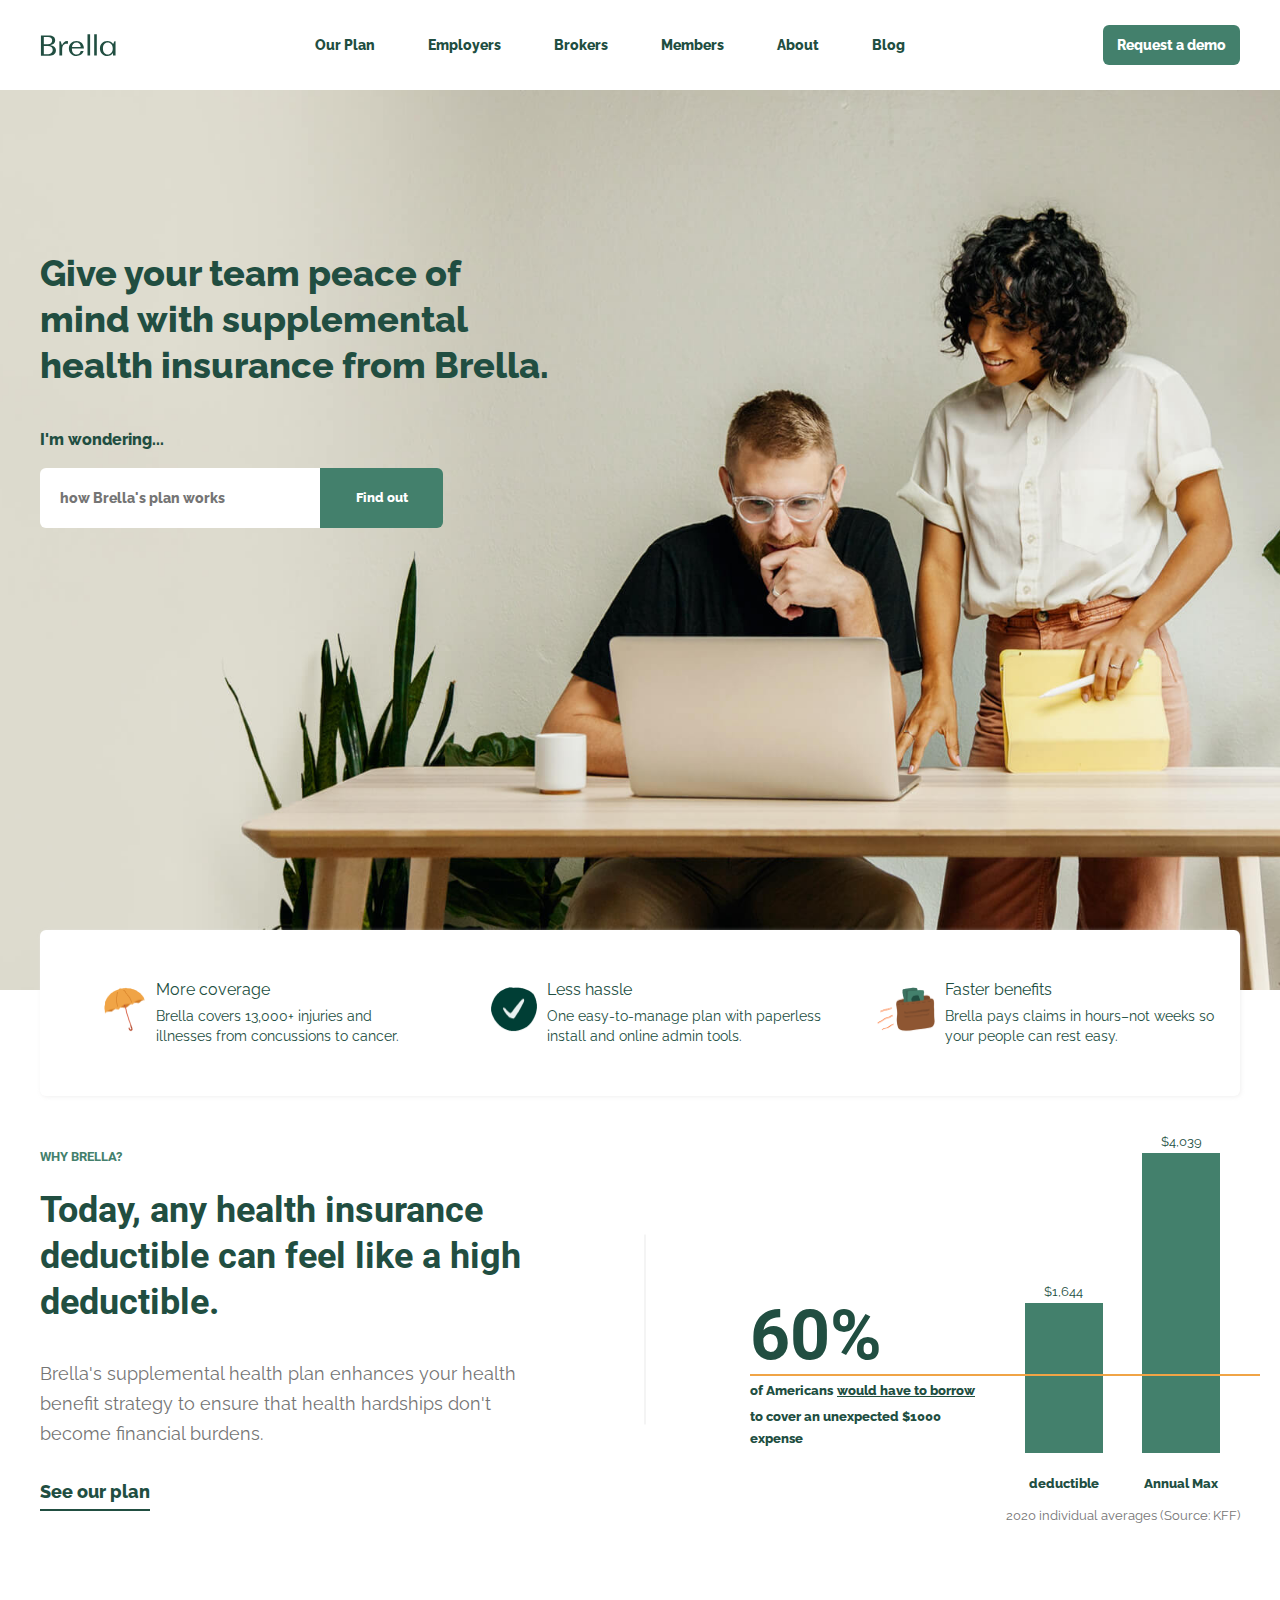
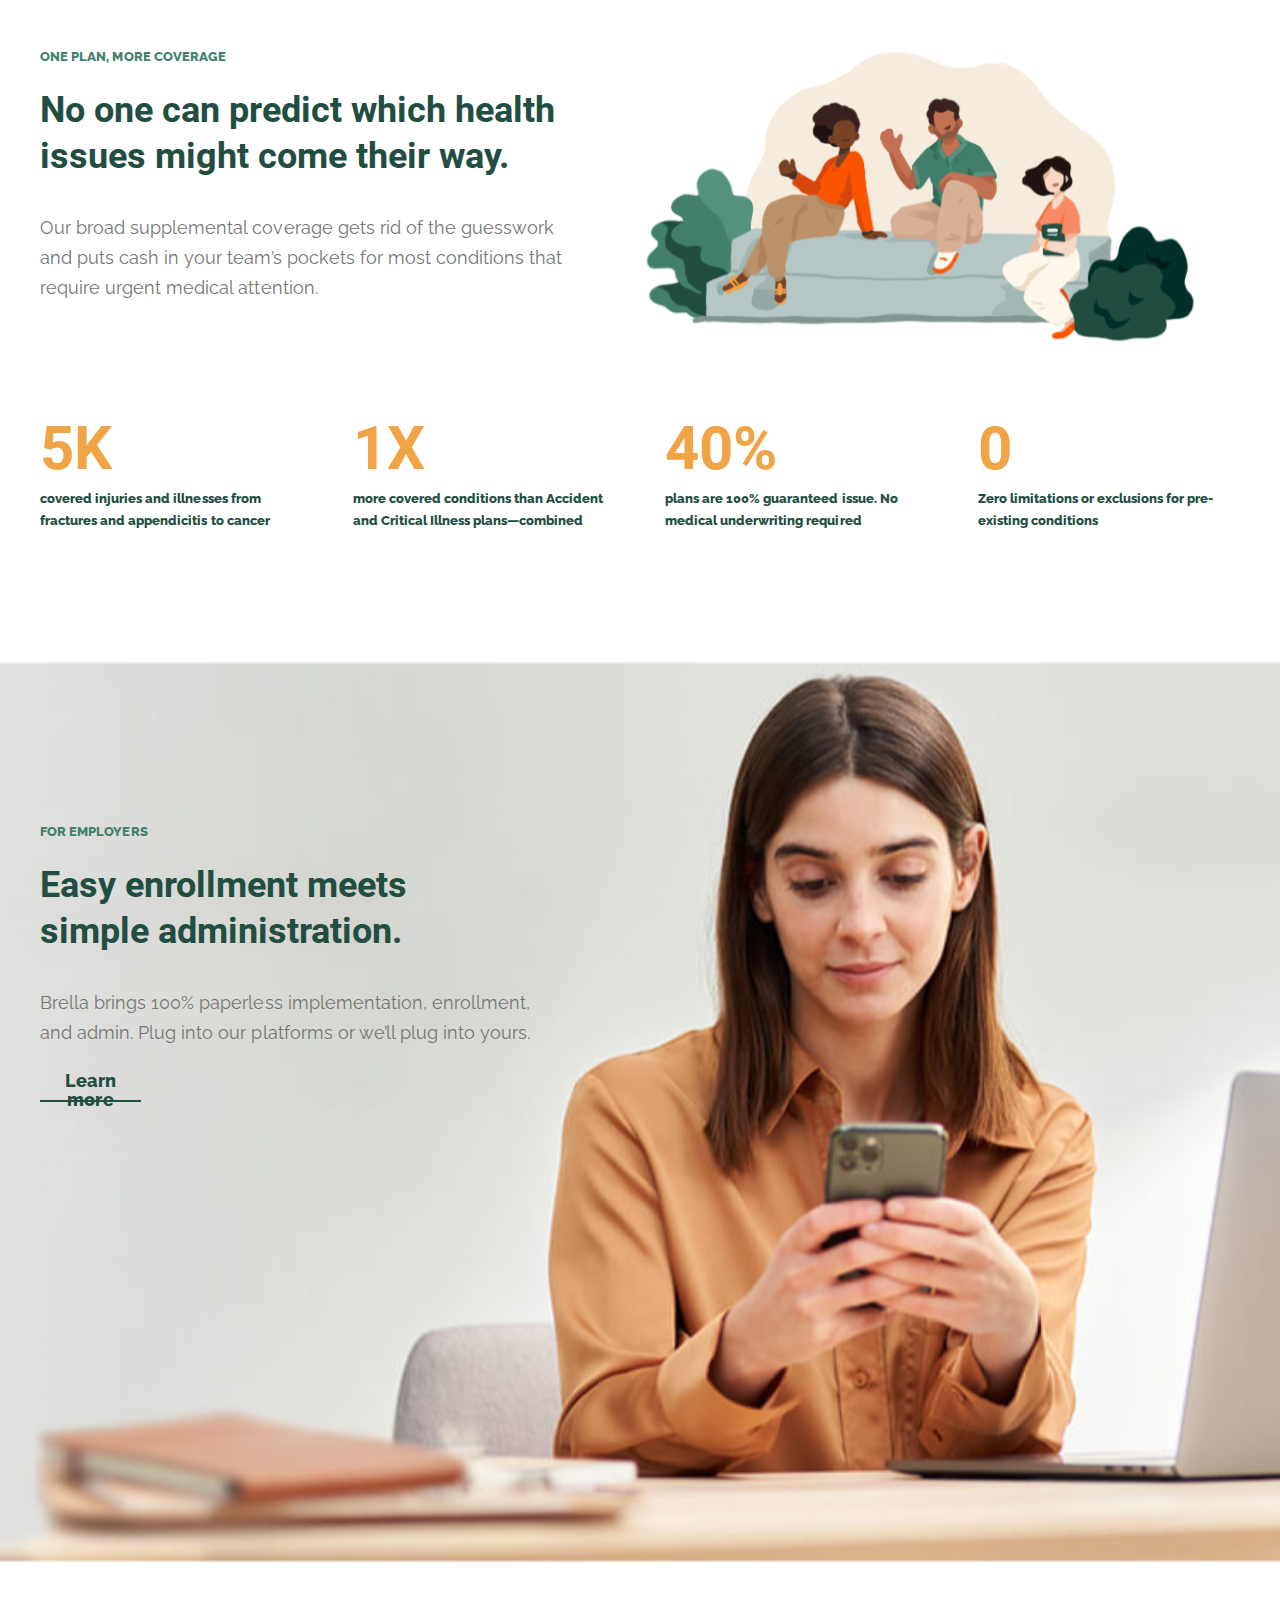
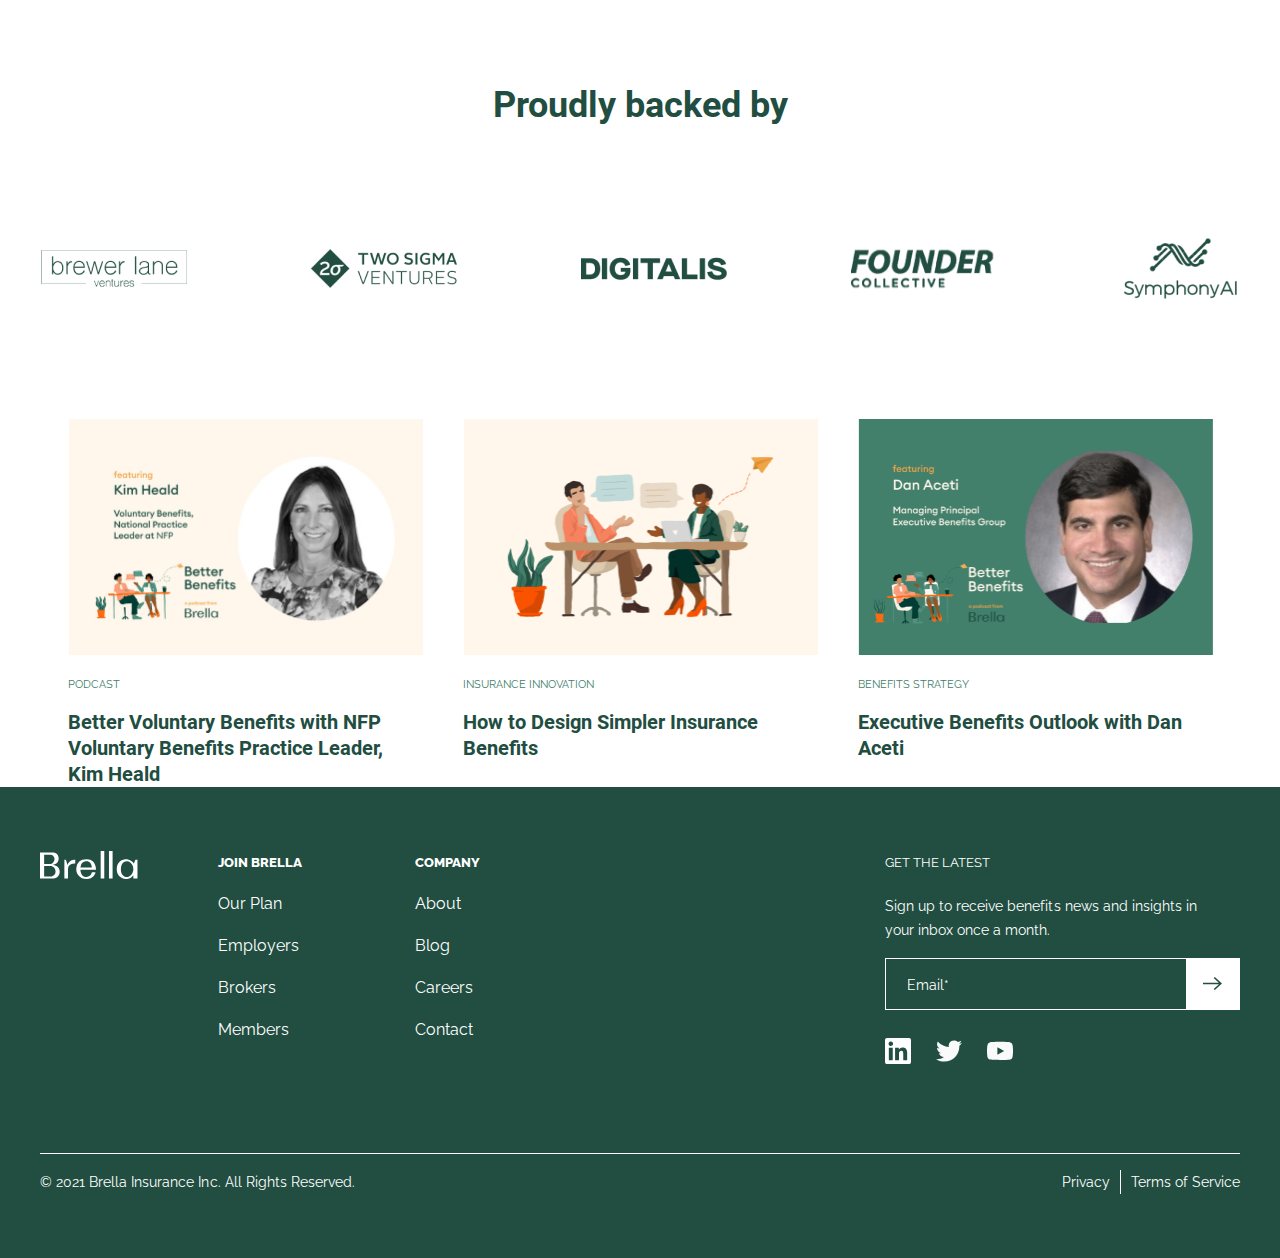
<file: index.html>
<!doctype html>
<html lang="en">
<head>
    <meta charset="UTF-8">
    <meta name="viewport"
          content="width=device-width, user-scalable=no, initial-scale=1.0, maximum-scale=1.0, minimum-scale=1.0">
    <meta http-equiv="X-UA-Compatible" content="ie=edge">
    <title>Document</title>
    <link rel="stylesheet" href="css/index.css">
    <link rel="stylesheet" href="fonts/transfonter.org-20231129-170126/stylesheet.css">
    <link rel="stylesheet" href="fonts/Roboto/stylesheet.css">
</head>
<body>
    <div class="wrapper">
        <header class="header">
            <div class="container">
                <div class="header__contents">
                    <div class="header__contents__logo">
                        <img class="menu" src="icon/ic_menu_48px.png" alt="menu">
                        <img src="icon/logo.svg" alt="logo">
                    </div>
                    <ul class="header__contents__content-center">
                        <li>
                            <a href="">Our Plan</a>
                            <a href="">Employers</a>
                            <a href="">Brokers</a>
                            <a href="">Members</a>
                            <a href="">About</a>
                            <a href="">Blog</a>
                        </li>
                    </ul>
                    <button class="header__contents__button">Request a demo</button>
                </div>
            </div>
        </header>
        <section class="main">
            <div class="container">
                <div class="main__contents">
                    <h1>Give your team peace of mind with supplemental health insurance from Brella.</h1>
                    <div class="main__contents__find-out">
                        <span>I'm wondering...</span>
                        <div class="main__contents__find-out__search">
                            <input type="search" placeholder="how Brella's plan works">
                            <button>Find out</button>
                        </div>
                    </div>
                </div>
            </div>
        </section>
        <section class="contents">
            <div class="container">
                <div class="contents__content">
                    <div class="contents__content__more">
                        <img src="image/Rectangle.png" alt="">
                        <div class="contents__content__more__text">
                            <h3>More coverage</h3>
                            <p>Brella covers 13,000+ injuries and illnesses from concussions to cancer.</p>
                        </div>
                    </div>
                    <div class="contents__content__less">
                        <img src="image/Rectangle-2.png" alt="Rectangle-1">
                        <div class="contents__content__less__text">
                            <h3>Less hassle</h3>
                            <p>One easy-to-manage plan with paperless install and online admin tools.</p>
                        </div>
                    </div>
                    <div class="contents__content__faster">
                        <img src="image/Rectangle-1.png" alt="">
                        <div class="contents__content__faster__text">
                            <h3>Faster benefits</h3>
                            <p>Brella pays claims in hours–not weeks so your people can rest easy.</p>
                        </div>
                    </div>
                </div>
            </div>
        </section>
        <section class="see-our-plan">
            <div class="container">
                    <div class="see-our-plan__content">
                    <div class="see-our-plan__content__left">
                        <div class="see-our-plan__content__left__top">
                            <p>Why Brella?</p>
                            <h3>Today, any health insurance deductible can feel like a high deductible.</h3>
                        </div>
                        <div class="see-our-plan__content__left__bottom">
                            <span>Brella's supplemental health plan enhances your health benefit strategy to ensure that health hardships don't become financial burdens.</span>
                            <ul>
                                <li>
                                    <a>See our plan</a>
                                </li>
                            </ul>
                        </div>
                    </div>
                    <div class="see-our-plan__content__line"></div>
                    <div class="see-our-plan__content__right">
                        <div class="see-our-plan__content__right__of-americans">
                            <div class="see-our-plan__content__right__of-americans__line"></div>
                            <div class="see-our-plan__content__right__of-americans__cover">
                                <h2>60%</h2>
                                <div class="see-our-plan__content__right__of-americans__cover__would">
                                    <p class="americans">of Americans</p>
                                    <p class="hove">would have to borrow</p>
                                    <p class="expense">to cover an unexpected $1000 expense</p>
                                </div>
                            </div>
                            <div class="see-our-plan__content__right__of-americans__scale">
                                <div class="see-our-plan__content__right__of-americans__scale__deductible">
                                    <p>$1,644</p>
                                    <div class="deductible"></div>
                                    <h4>deductible</h4>
                                </div>
                                <div class="see-our-plan__content__right__of-americans__scale__line"></div>
                                <div class="see-our-plan__content__right__of-americans__scale__annual-max">
                                    <p>$4,039</p>
                                    <div class="deductible"></div>
                                    <h4>Annual Max</h4>
                                </div>
                            </div>
                        </div>
                        <span>2020 individual averages (Source: KFF)</span>
                    </div>
                </div>
            </div>
        </section>
        <section class="predict">
            <div class="container">
                <div class="predict__contents">
                    <div class="predict__contents__content-top">
                        <div class="predict__contents__content-top__left">
                            <span>one plan, more coverage</span>
                            <div class="predict__contents__content-top__left__title">
                                <h2>No one can predict which health issues might come their way.</h2>
                                <p>Our broad supplemental coverage gets rid of the guesswork and puts cash in your team’s pockets for most conditions that require urgent medical attention.</p>
                            </div>
                        </div>
                        <div class="predict__contents__content-top__right">
                            <img src="image/Rectangle.svg" alt="Rectangle.svg">
                        </div>
                    </div>
                    <div class="predict__contents__content-bottom">
                        <div class="predict__contents__content-bottom__static">
                            <h3>5K</h3>
                            <p>covered injuries and illnesses from fractures and appendicitis to cancer</p>
                        </div>
                        <div class="predict__contents__content-bottom__static">
                            <h3>1X</h3>
                            <p>more covered conditions than Accident and Critical Illness plans—combined</p>
                        </div>
                        <div class="predict__contents__content-bottom__static">
                            <h3>40%</h3>
                            <p>plans are 100% guaranteed issue. No medical underwriting required</p>
                        </div>
                        <div class="predict__contents__content-bottom__static">
                            <h3>0</h3>
                            <p>Zero limitations or exclusions for pre-existing conditions</p>
                        </div>
                    </div>
                </div>
            </div>
        </section>
        <section class="easy">
            <div class="container">
                <div class="easy__contents">
                    <div class="easy__contents__top">
                        <span>for employers</span>
                        <h2>Easy enrollment meets simple administration.</h2>
                    </div>
                    <div class="easy__contents__bottom">
                        <p>Brella brings 100% paperless implementation, enrollment, and admin. Plug into our platforms or we’ll plug into yours.</p>
                        <ul>
                            <li>
                                <a href="">Learn more</a>
                            </li>
                        </ul>
                    </div>
                </div>
            </div>
        </section>
        <section class="proudly">
            <div class="container">
                <div class="proudly__content">
                    <h2>Proudly backed by</h2>
                    <div class="proudly__content__company">
                        <img src="image/logo1.png" alt="logo1">
                        <img src="image/logo2.png" alt="logo2">
                        <img src="image/logo3.png" alt="logo3">
                        <img src="image/logo4.svg" alt="logo4">
                        <img src="image/logo5.png" alt="logo5">
                    </div>
                </div>
            </div>
        </section>
        <section class="now">
            <div class="container">
                <div class="now__cards">
                    <div class="now__cards__card">
                        <img src="image/img-card1.png" alt="card1">
                        <div class="now__cards__card__name">
                            <span>Podcast</span>
                            <h3>Better Voluntary Benefits with NFP Voluntary Benefits Practice Leader, Kim Heald</h3>
                        </div>
                    </div>
                    <div class="now__cards__card">
                        <img src="image/img-card2.png" alt="card2">
                        <div class="now__cards__card__name">
                            <span>Insurance Innovation</span>
                            <h3>How to Design Simpler Insurance Benefits</h3>
                        </div>
                    </div>
                    <div class="now__cards__card">
                        <img src="image/img-card3.png" alt="card3">
                        <div class="now__cards__card__name">
                            <span>Benefits Strategy</span>
                            <h3>Executive Benefits Outlook with Dan Aceti</h3>
                        </div>
                    </div>
                </div>
            </div>
        </section>
        <footer class="footer">
            <div class="container">
                <div class="footer__content">
                    <div class="footer__content__top">
                        <div class="footer__content__top__left">
                            <img src="image/logo-footer.svg" alt="logo-footer">
                            <div class="footer__content__top__left__content">
                                <div class="footer__content__top__left__content__links">
                                    <h2>Join Brella</h2>
                                    <ul class="footer__content__top__left__content__links__link">
                                        <li>
                                            <a href="">Our Plan</a>
                                            <a href="">Employers</a>
                                            <a href="">Brokers</a>
                                            <a href="">Members</a>
                                        </li>
                                    </ul>
                                </div>
                                <div class="footer__content__top__left__content__links">
                                <h2>Company</h2>
                                <ul class="footer__content__top__left__content__links__link">
                                    <li>
                                        <a href="">About</a>
                                        <a href="">Blog</a>
                                        <a href="">Careers</a>
                                        <a href="">Contact</a>
                                    </li>
                                </ul>
                            </div>
                            </div>
                            <div class="footer__content__top__left__dropdownSelect">
                                <select name="dropdownSelect">
                                    <option value="" disabled selected hidden>Join Brella</option>
                                    <option value="option1">Our Plan</option>
                                    <option value="option2">Employers</option>
                                    <option value="option3">Brokers</option>
                                    <option value="option3">Members</option>
                                </select>
                                <select name="dropdownSelect">
                                    <option value="" disabled selected hidden>Company</option>
                                    <option value="option1">About</option>
                                    <option value="option2">Blog</option>
                                    <option value="option3">Careers</option>
                                    <option value="option3">Contact</option>
                                </select>
                            </div>
                        </div>
                        <div class="footer__content__top__right">
                            <div class="footer__content__top__right__get">
                                <span>Get the latest</span>
                                <p>Sign up to receive benefits news and insights in your inbox once a month.</p>
                            </div>
                            <div class="footer__content__top__right__email">
                                <input type="email" placeholder="Email*">
                                <ul>
                                    <li>
                                        <a href="">
                                            <img src="icon/Frame.svg" alt="Frame">
                                        </a>
                                    </li>
                                </ul>
                            </div>
                            <div class="footer__content__top__right__social-media">
                                <img src="icon/in.svg" alt="in">
                                <img src="icon/twiter.svg" alt="twiter">
                                <img src="icon/youtube.svg" alt="youtube">
                            </div>
                        </div>
                    </div>
                    <div class="footer__content__line"></div>
                    <div class="footer__content__bottom">
                        <span>© 2021 Brella Insurance Inc. All Rights Reserved.</span>
                        <div class="footer__content__bottom__Privacy">
                            <span>Privacy</span>
                            <div class="footer__content__bottom__Privacy__line"></div>
                            <span>Terms of Service</span>
                        </div>
                    </div>
                </div>
            </div>
        </footer>
    </div>
</body>
</html>
</file>
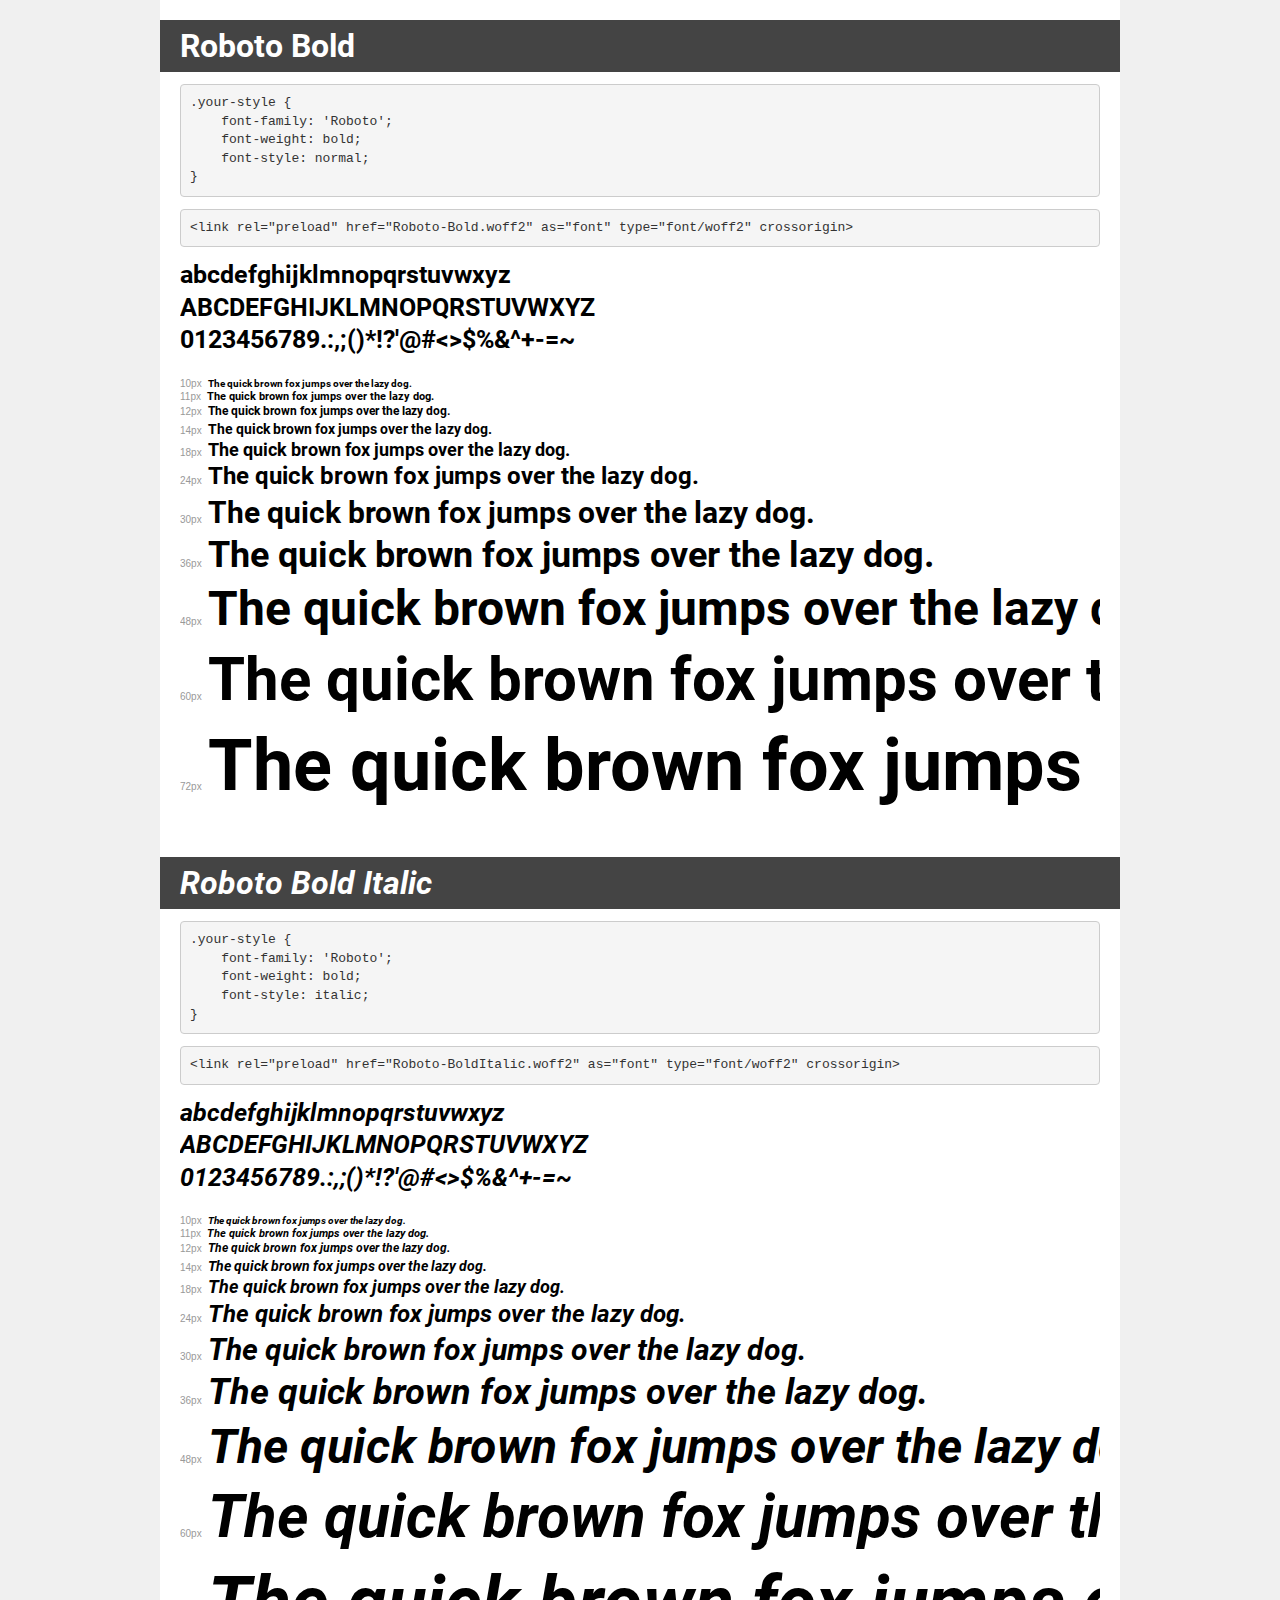
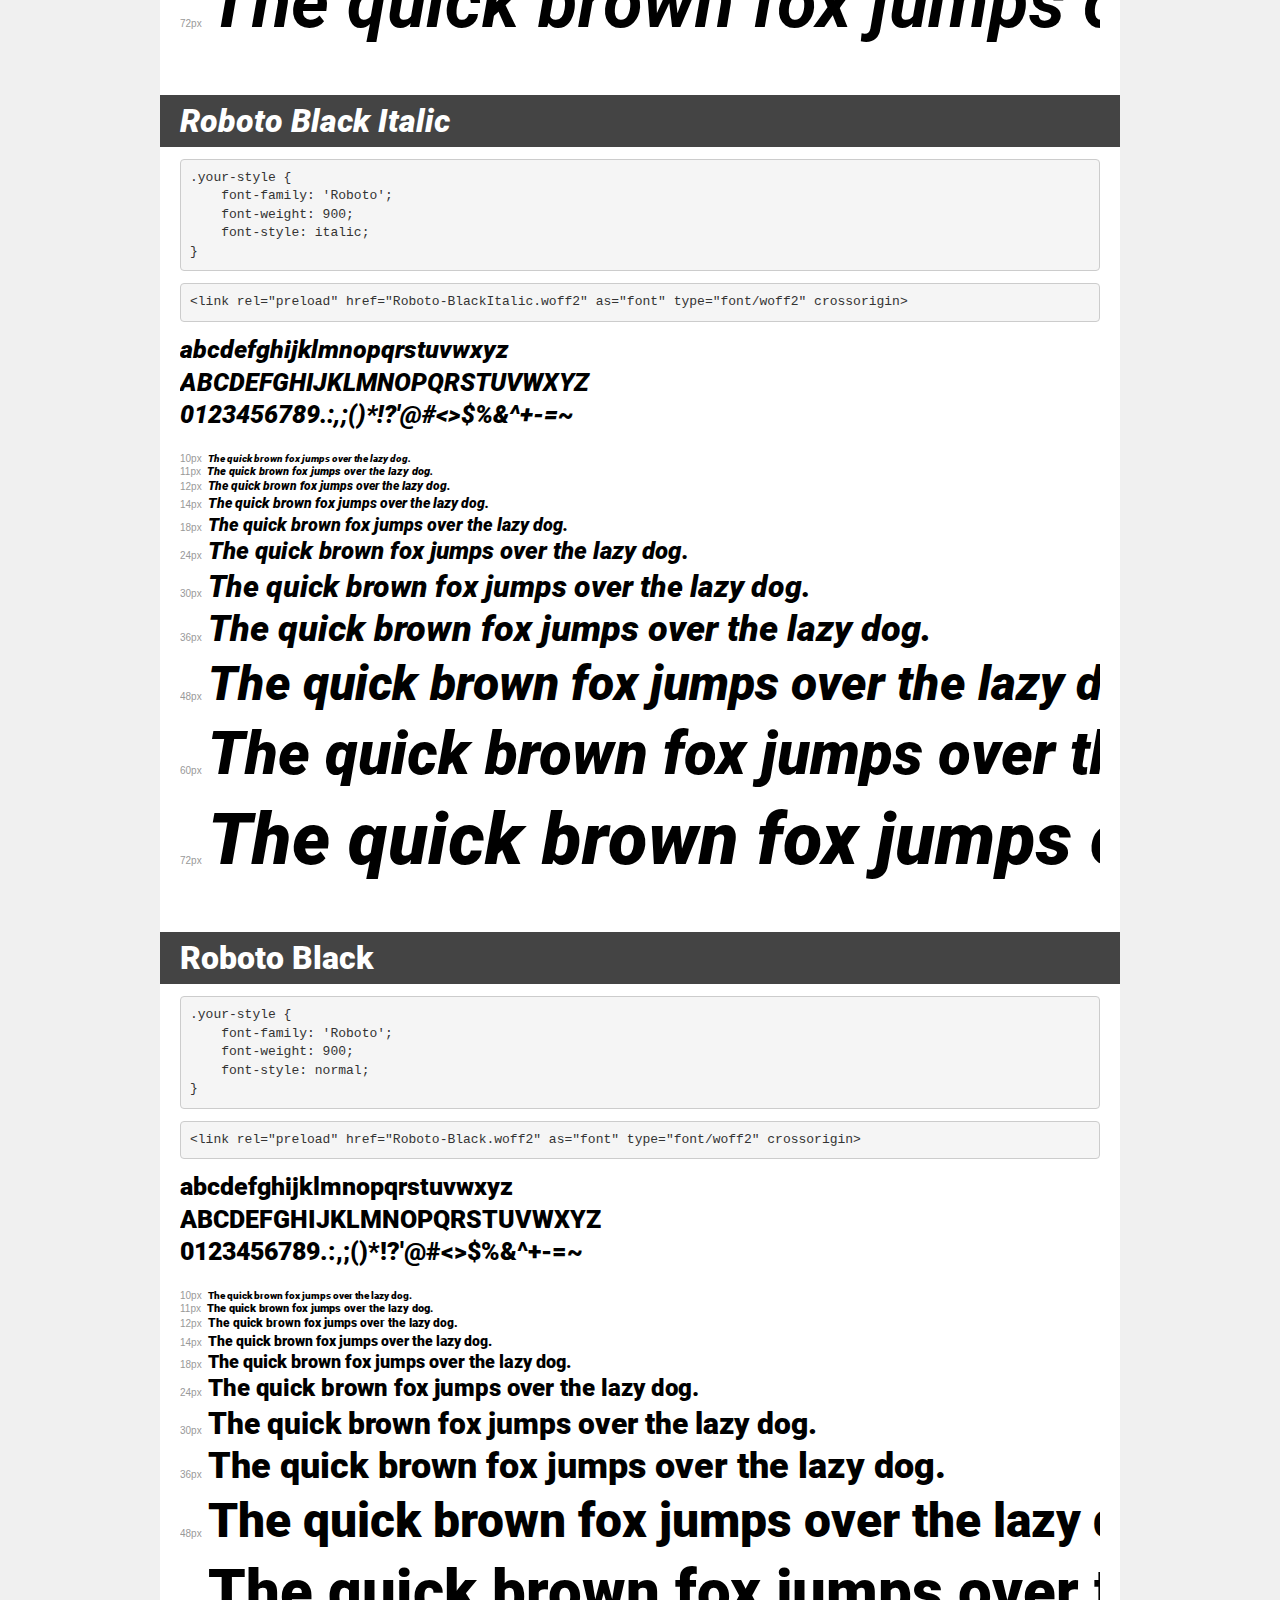
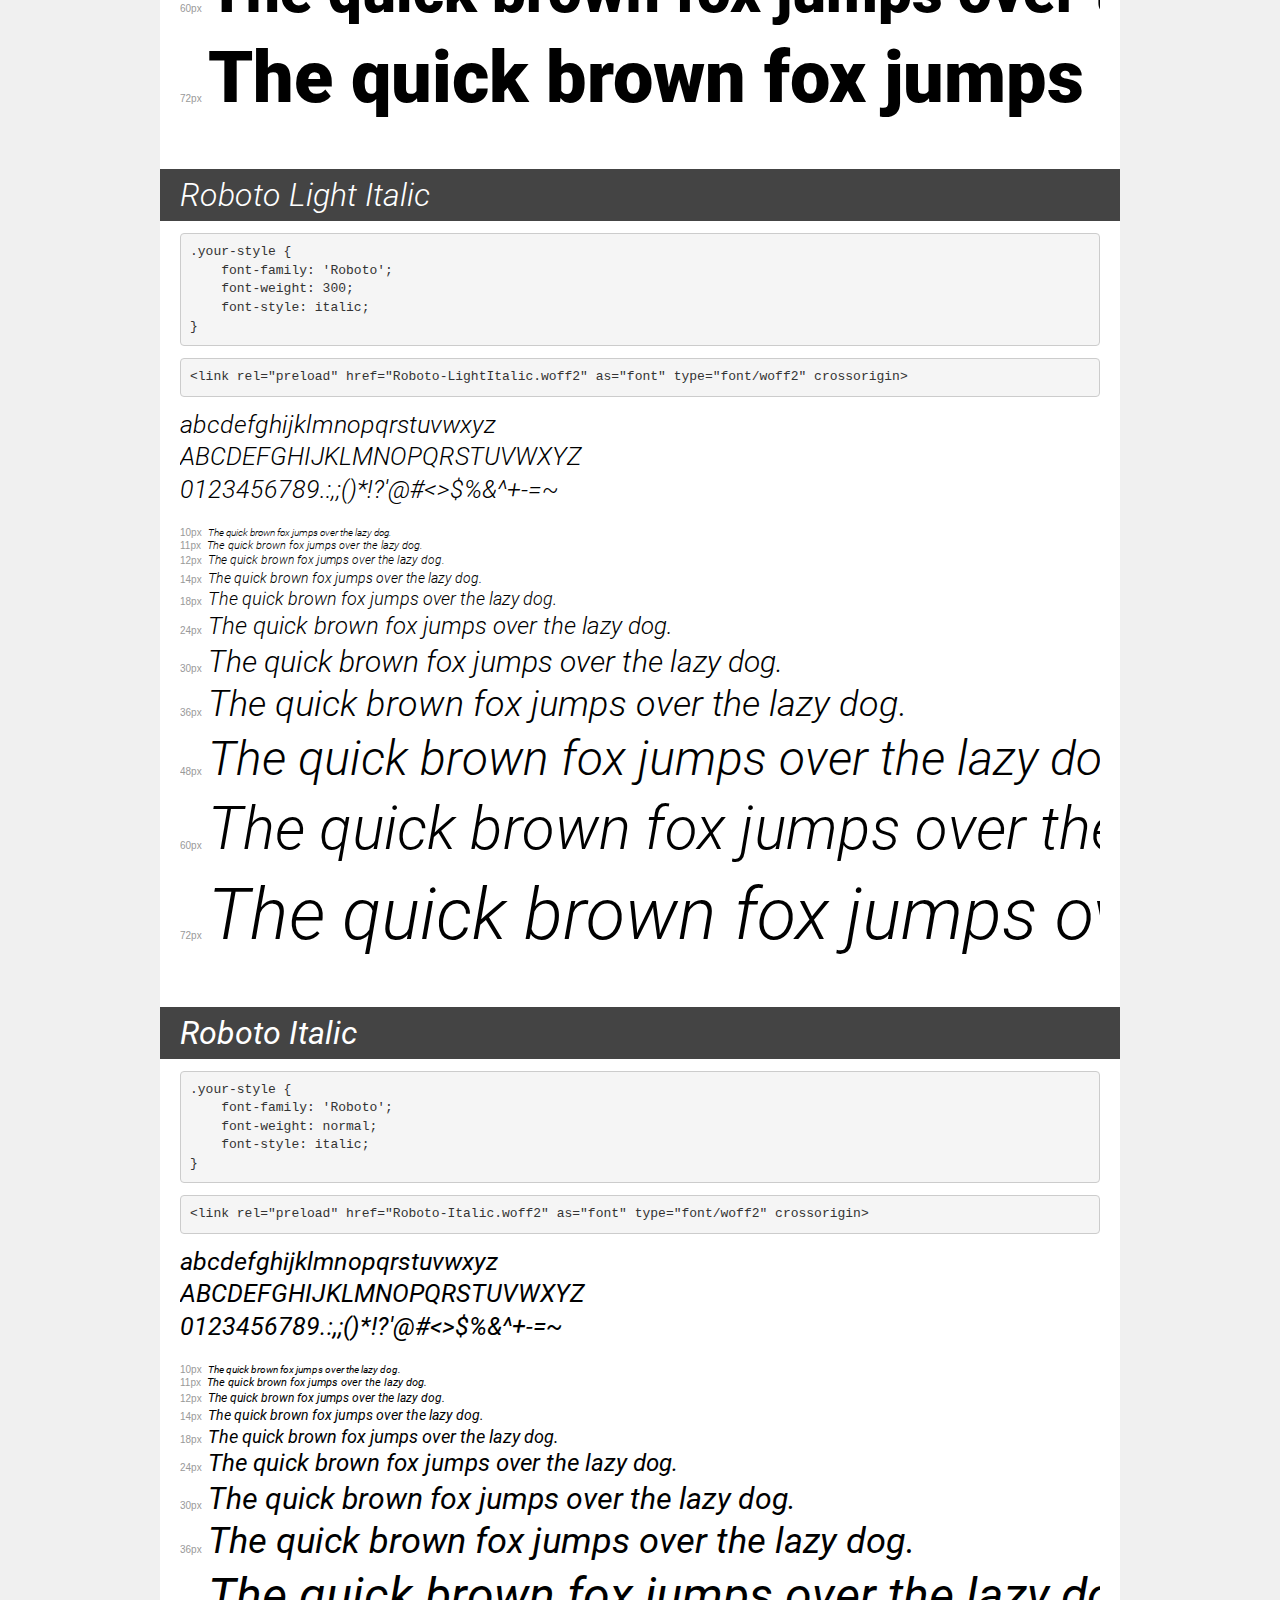
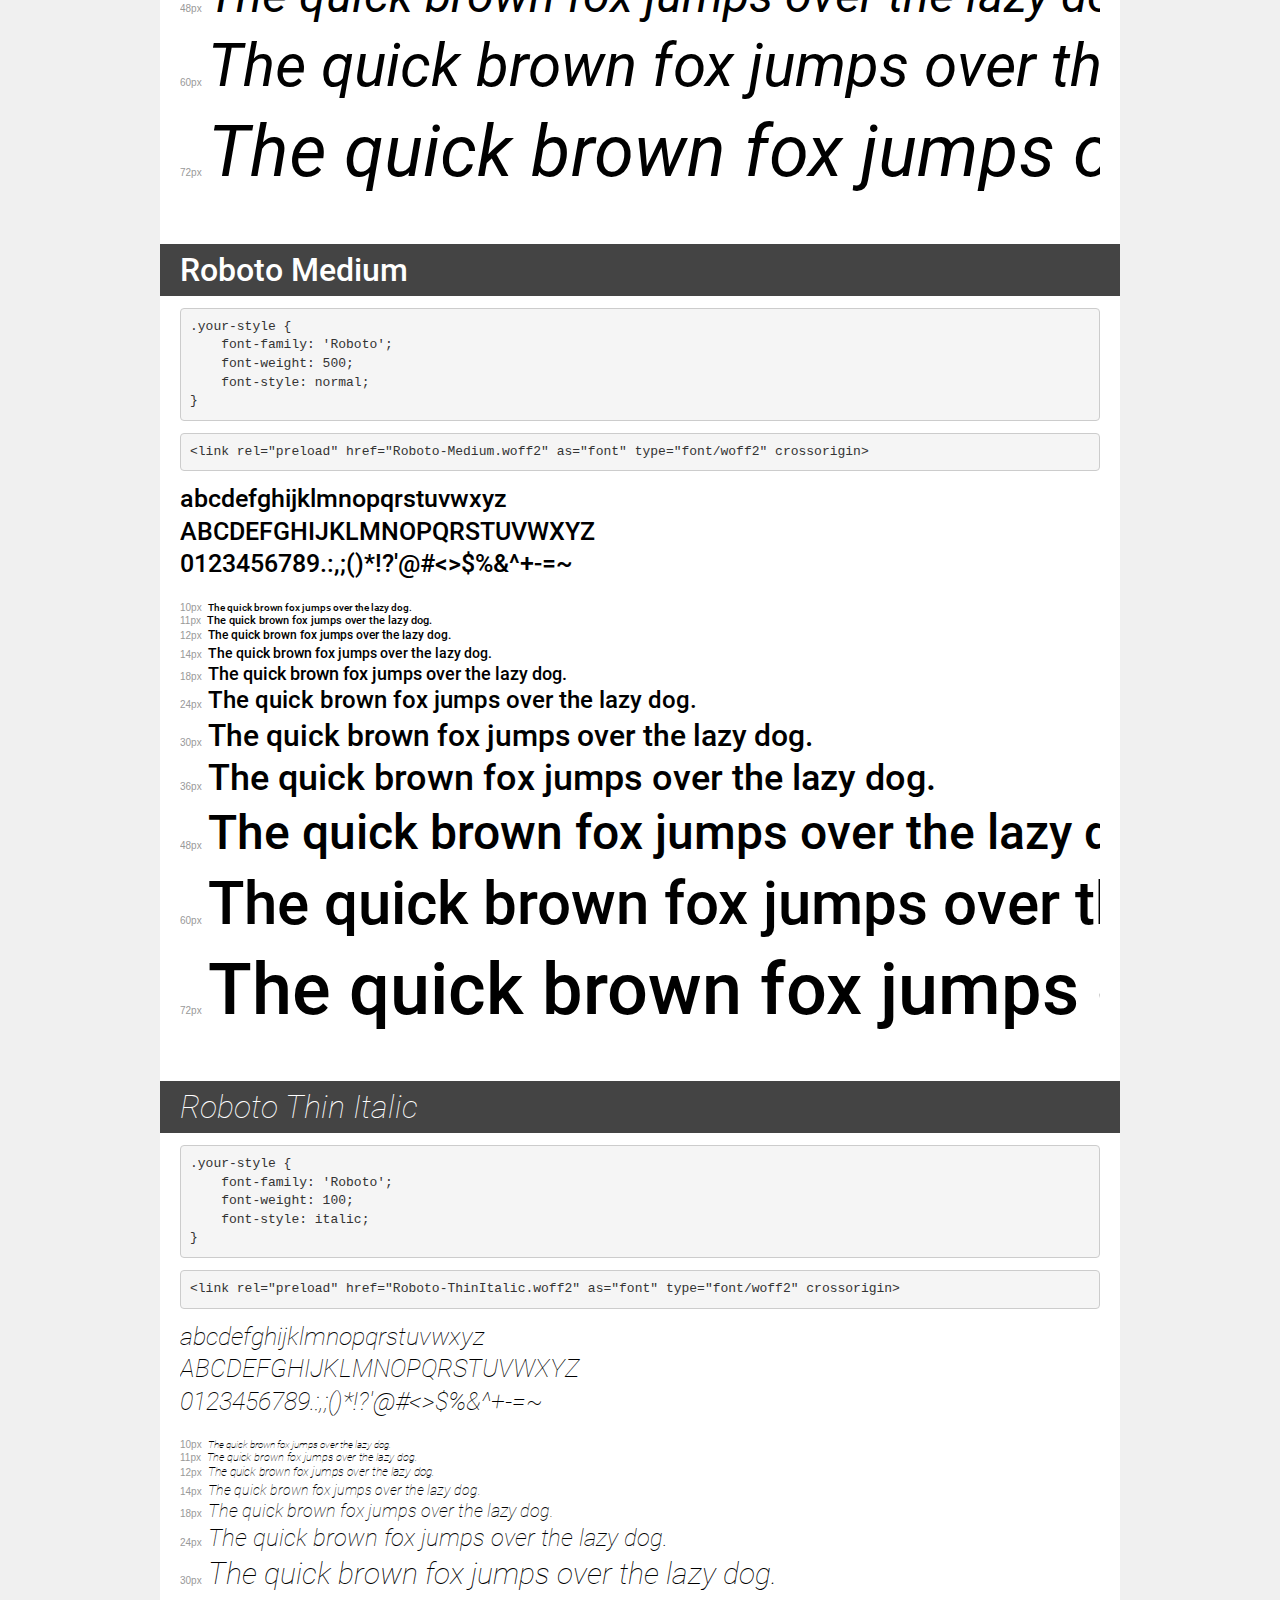
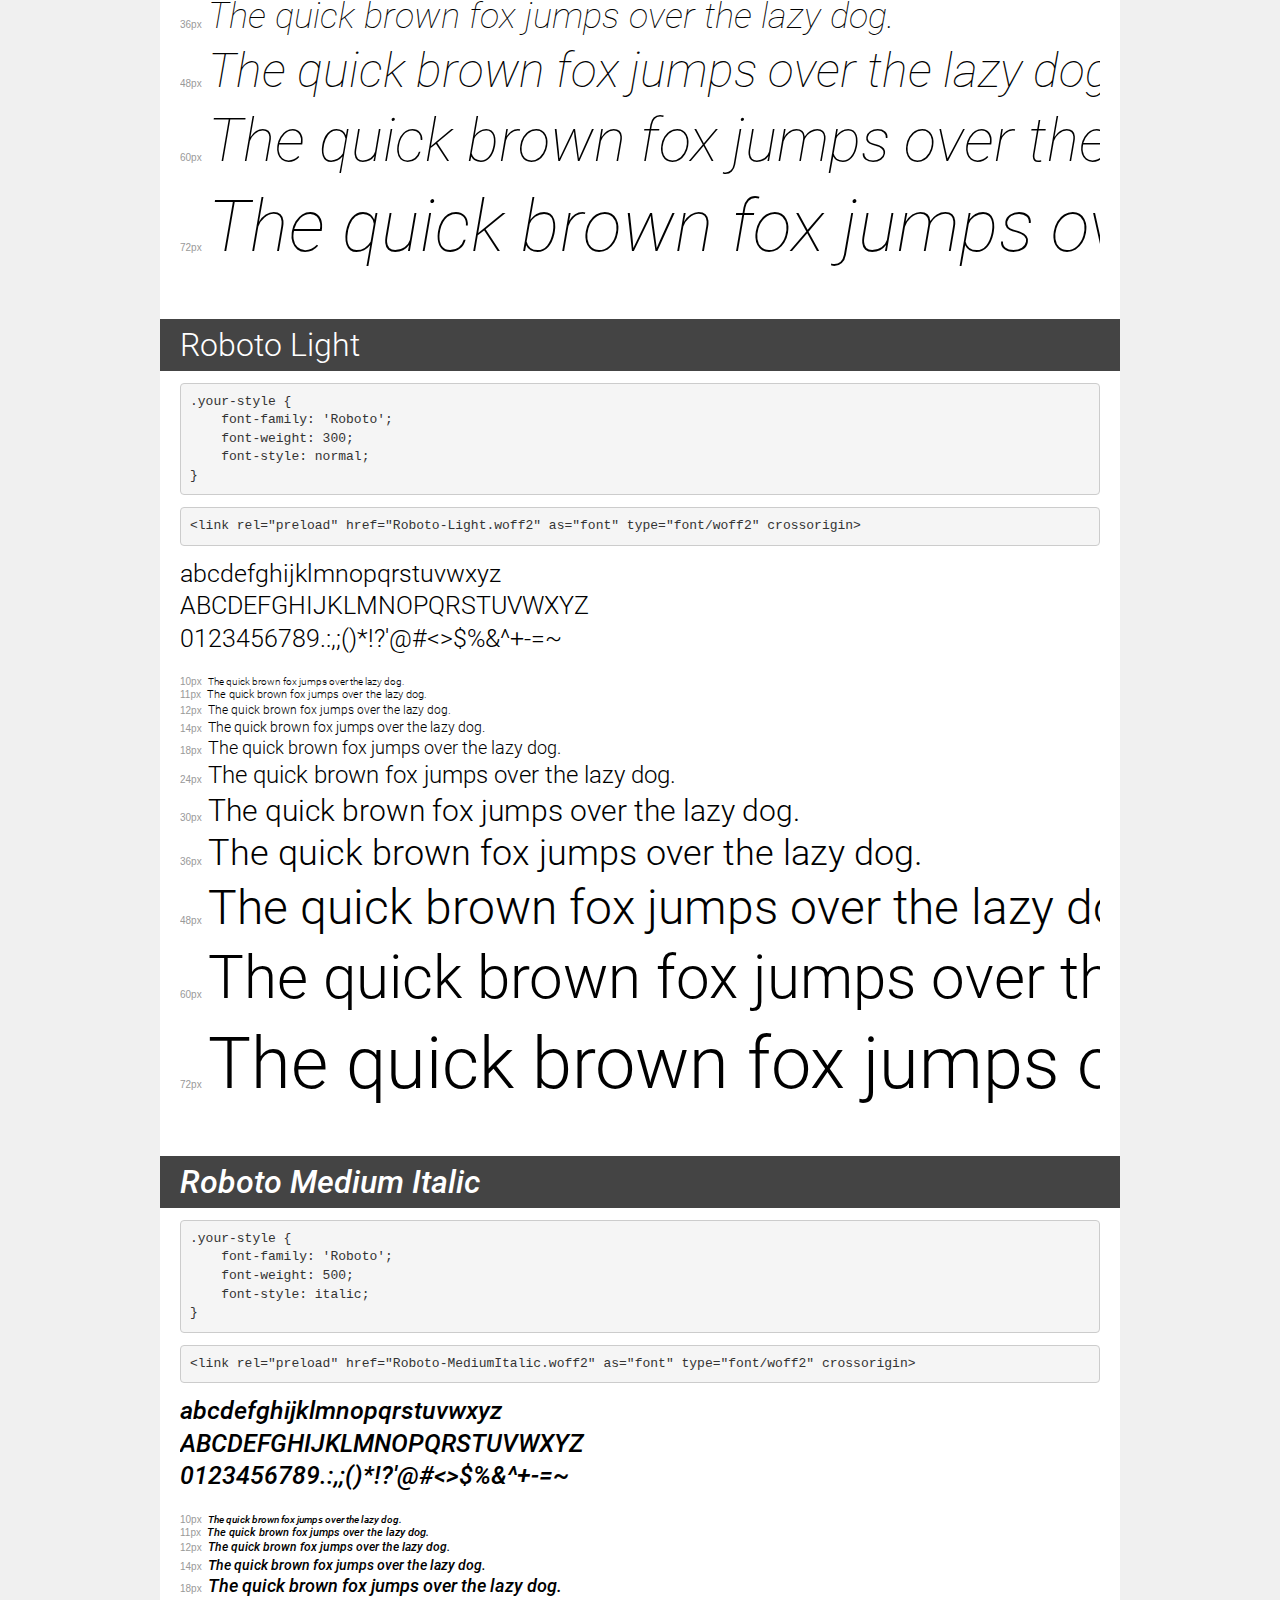
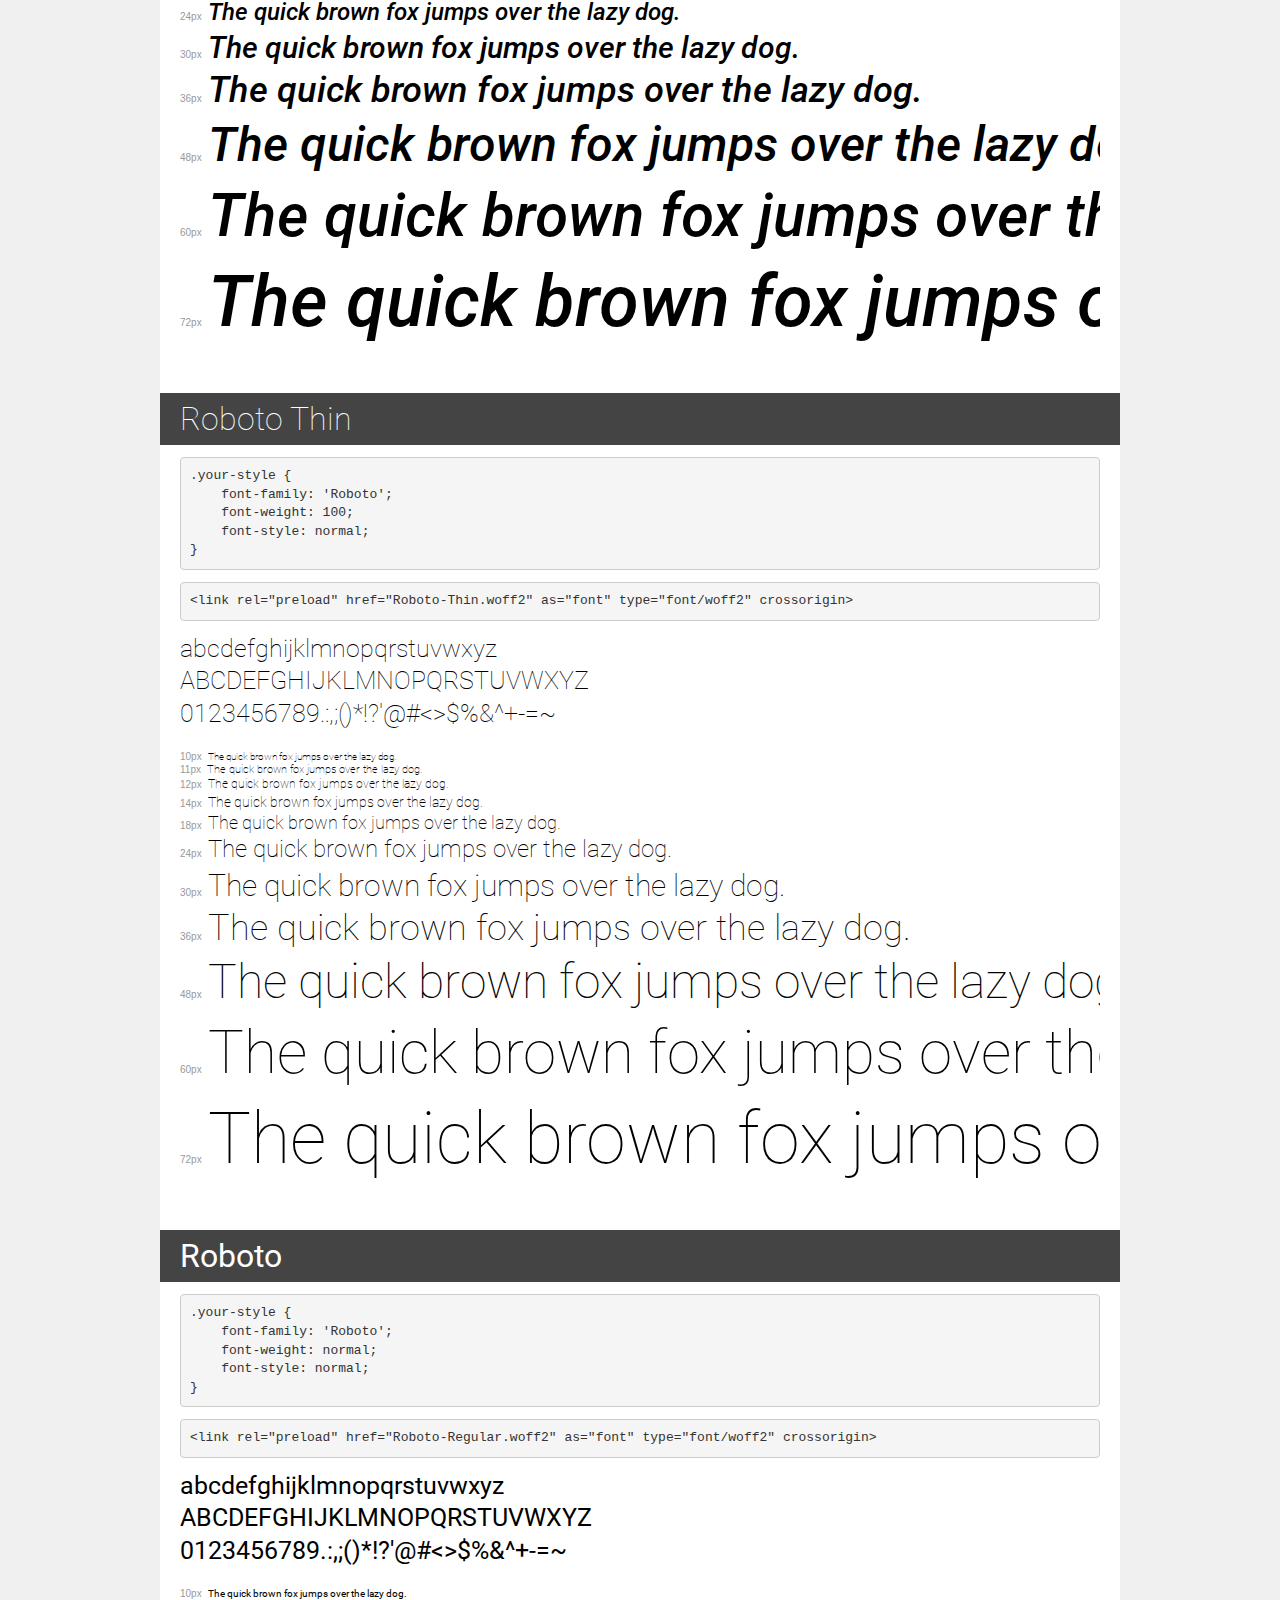
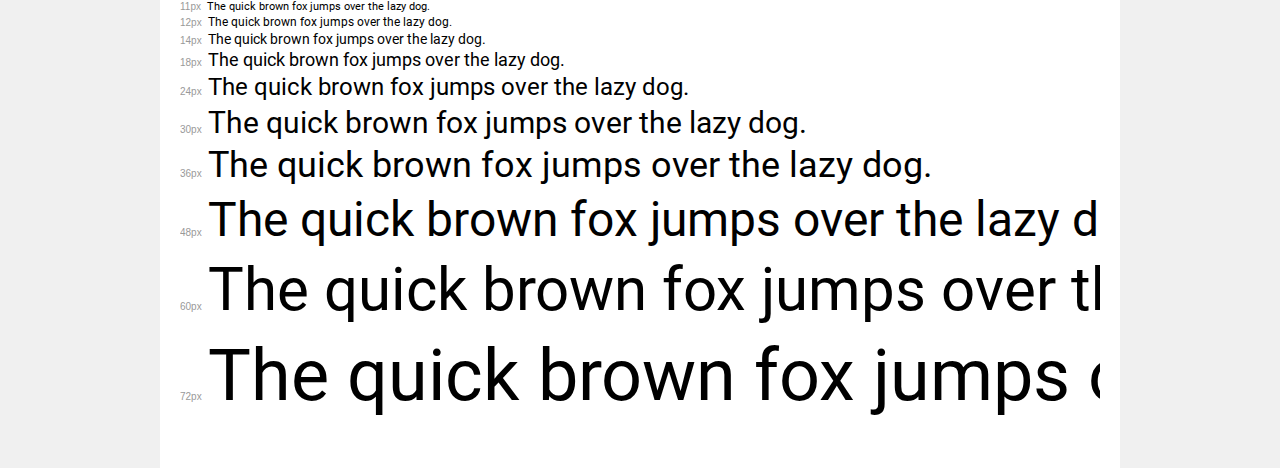
<file: fonts/Roboto/demo.html>
<!DOCTYPE html>
<html lang="en">
<head>
    <meta charset="utf-8">
    <meta http-equiv="X-UA-Compatible" content="IE=edge">
    <meta name="viewport" content="width=device-width, initial-scale=1">
    <meta name="robots" content="noindex, noarchive">
    <meta name="format-detection" content="telephone=no">
    <title>Transfonter demo</title>
    <link href="stylesheet.css" rel="stylesheet">
    <style>
        /*
        http://meyerweb.com/eric/tools/css/reset/
        v2.0 | 20110126
        License: none (public domain)
        */
        html, body, div, span, applet, object, iframe,
        h1, h2, h3, h4, h5, h6, p, blockquote, pre,
        a, abbr, acronym, address, big, cite, code,
        del, dfn, em, img, ins, kbd, q, s, samp,
        small, strike, strong, sub, sup, tt, var,
        b, u, i, center,
        dl, dt, dd, ol, ul, li,
        fieldset, form, label, legend,
        table, caption, tbody, tfoot, thead, tr, th, td,
        article, aside, canvas, details, embed,
        figure, figcaption, footer, header, hgroup,
        menu, nav, output, ruby, section, summary,
        time, mark, audio, video {
            margin: 0;
            padding: 0;
            border: 0;
            font-size: 100%;
            font: inherit;
            vertical-align: baseline;
        }
        /* HTML5 display-role reset for older browsers */
        article, aside, details, figcaption, figure,
        footer, header, hgroup, menu, nav, section {
            display: block;
        }
        body {
            line-height: 1;
        }
        ol, ul {
            list-style: none;
        }
        blockquote, q {
            quotes: none;
        }
        blockquote:before, blockquote:after,
        q:before, q:after {
            content: '';
            content: none;
        }
        table {
            border-collapse: collapse;
            border-spacing: 0;
        }
        /* demo styles */
        body {
            background: #f0f0f0;
            color: #000;
        }
        .page {
            background: #fff;
            width: 920px;
            margin: 0 auto;
            padding: 20px 20px 0 20px;
            overflow: hidden;
        }
        .font-container {
            overflow-x: auto;
            overflow-y: hidden;
            margin-bottom: 40px;
            line-height: 1.3;
            white-space: nowrap;
            padding-bottom: 5px;
        }
        h1 {
            position: relative;
            background: #444;
            font-size: 32px;
            color: #fff;
            padding: 10px 20px;
            margin: 0 -20px 12px -20px;
        }
        .letters {
            font-size: 25px;
            margin-bottom: 20px;
        }
        .s10:before {
            content: '10px';
        }
        .s11:before {
            content: '11px';
        }
        .s12:before {
            content: '12px';
        }
        .s14:before {
            content: '14px';
        }
        .s18:before {
            content: '18px';
        }
        .s24:before {
            content: '24px';
        }
        .s30:before {
            content: '30px';
        }
        .s36:before {
            content: '36px';
        }
        .s48:before {
            content: '48px';
        }
        .s60:before {
            content: '60px';
        }
        .s72:before {
            content: '72px';
        }
        .s10:before, .s11:before, .s12:before, .s14:before,
        .s18:before, .s24:before, .s30:before, .s36:before,
        .s48:before, .s60:before, .s72:before {
            font-family: Arial, sans-serif;
            font-size: 10px;
            font-weight: normal;
            font-style: normal;
            color: #999;
            padding-right: 6px;
        }
        pre {
            display: block;
            padding: 9px;
            margin: 0 0 12px;
            font-family: Monaco, Menlo, Consolas, "Courier New", monospace;
            font-size: 13px;
            line-height: 1.428571429;
            color: #333;
            font-weight: normal;
            font-style: normal;
            background-color: #f5f5f5;
            border: 1px solid #ccc;
            overflow-x: auto;
            border-radius: 4px;
        }
        /* responsive */
        @media (max-width: 959px) {
            .page {
                width: auto;
                margin: 0;
            }
        }
    </style>
</head>
<body>
<div class="page">
    <div class="demo">
        <h1 style="font-family: 'Roboto'; font-weight: bold; font-style: normal;">Roboto Bold</h1>
        <pre title="Usage">.your-style {
    font-family: 'Roboto';
    font-weight: bold;
    font-style: normal;
}</pre>
        <pre title="Preload (optional)">
&lt;link rel=&quot;preload&quot; href=&quot;Roboto-Bold.woff2&quot; as=&quot;font&quot; type=&quot;font/woff2&quot; crossorigin&gt;</pre>
        <div class="font-container" style="font-family: 'Roboto'; font-weight: bold; font-style: normal;">
            <p class="letters">
                abcdefghijklmnopqrstuvwxyz<br>
ABCDEFGHIJKLMNOPQRSTUVWXYZ<br>
                0123456789.:,;()*!?'@#&lt;&gt;$%&^+-=~
            </p>
            <p class="s10" style="font-size: 10px;">The quick brown fox jumps over the lazy dog.</p>
            <p class="s11" style="font-size: 11px;">The quick brown fox jumps over the lazy dog.</p>
            <p class="s12" style="font-size: 12px;">The quick brown fox jumps over the lazy dog.</p>
            <p class="s14" style="font-size: 14px;">The quick brown fox jumps over the lazy dog.</p>
            <p class="s18" style="font-size: 18px;">The quick brown fox jumps over the lazy dog.</p>
            <p class="s24" style="font-size: 24px;">The quick brown fox jumps over the lazy dog.</p>
            <p class="s30" style="font-size: 30px;">The quick brown fox jumps over the lazy dog.</p>
            <p class="s36" style="font-size: 36px;">The quick brown fox jumps over the lazy dog.</p>
            <p class="s48" style="font-size: 48px;">The quick brown fox jumps over the lazy dog.</p>
            <p class="s60" style="font-size: 60px;">The quick brown fox jumps over the lazy dog.</p>
            <p class="s72" style="font-size: 72px;">The quick brown fox jumps over the lazy dog.</p>
        </div>
    </div>

    <div class="demo">
        <h1 style="font-family: 'Roboto'; font-weight: bold; font-style: italic;">Roboto Bold Italic</h1>
        <pre title="Usage">.your-style {
    font-family: 'Roboto';
    font-weight: bold;
    font-style: italic;
}</pre>
        <pre title="Preload (optional)">
&lt;link rel=&quot;preload&quot; href=&quot;Roboto-BoldItalic.woff2&quot; as=&quot;font&quot; type=&quot;font/woff2&quot; crossorigin&gt;</pre>
        <div class="font-container" style="font-family: 'Roboto'; font-weight: bold; font-style: italic;">
            <p class="letters">
                abcdefghijklmnopqrstuvwxyz<br>
ABCDEFGHIJKLMNOPQRSTUVWXYZ<br>
                0123456789.:,;()*!?'@#&lt;&gt;$%&^+-=~
            </p>
            <p class="s10" style="font-size: 10px;">The quick brown fox jumps over the lazy dog.</p>
            <p class="s11" style="font-size: 11px;">The quick brown fox jumps over the lazy dog.</p>
            <p class="s12" style="font-size: 12px;">The quick brown fox jumps over the lazy dog.</p>
            <p class="s14" style="font-size: 14px;">The quick brown fox jumps over the lazy dog.</p>
            <p class="s18" style="font-size: 18px;">The quick brown fox jumps over the lazy dog.</p>
            <p class="s24" style="font-size: 24px;">The quick brown fox jumps over the lazy dog.</p>
            <p class="s30" style="font-size: 30px;">The quick brown fox jumps over the lazy dog.</p>
            <p class="s36" style="font-size: 36px;">The quick brown fox jumps over the lazy dog.</p>
            <p class="s48" style="font-size: 48px;">The quick brown fox jumps over the lazy dog.</p>
            <p class="s60" style="font-size: 60px;">The quick brown fox jumps over the lazy dog.</p>
            <p class="s72" style="font-size: 72px;">The quick brown fox jumps over the lazy dog.</p>
        </div>
    </div>

    <div class="demo">
        <h1 style="font-family: 'Roboto'; font-weight: 900; font-style: italic;">Roboto Black Italic</h1>
        <pre title="Usage">.your-style {
    font-family: 'Roboto';
    font-weight: 900;
    font-style: italic;
}</pre>
        <pre title="Preload (optional)">
&lt;link rel=&quot;preload&quot; href=&quot;Roboto-BlackItalic.woff2&quot; as=&quot;font&quot; type=&quot;font/woff2&quot; crossorigin&gt;</pre>
        <div class="font-container" style="font-family: 'Roboto'; font-weight: 900; font-style: italic;">
            <p class="letters">
                abcdefghijklmnopqrstuvwxyz<br>
ABCDEFGHIJKLMNOPQRSTUVWXYZ<br>
                0123456789.:,;()*!?'@#&lt;&gt;$%&^+-=~
            </p>
            <p class="s10" style="font-size: 10px;">The quick brown fox jumps over the lazy dog.</p>
            <p class="s11" style="font-size: 11px;">The quick brown fox jumps over the lazy dog.</p>
            <p class="s12" style="font-size: 12px;">The quick brown fox jumps over the lazy dog.</p>
            <p class="s14" style="font-size: 14px;">The quick brown fox jumps over the lazy dog.</p>
            <p class="s18" style="font-size: 18px;">The quick brown fox jumps over the lazy dog.</p>
            <p class="s24" style="font-size: 24px;">The quick brown fox jumps over the lazy dog.</p>
            <p class="s30" style="font-size: 30px;">The quick brown fox jumps over the lazy dog.</p>
            <p class="s36" style="font-size: 36px;">The quick brown fox jumps over the lazy dog.</p>
            <p class="s48" style="font-size: 48px;">The quick brown fox jumps over the lazy dog.</p>
            <p class="s60" style="font-size: 60px;">The quick brown fox jumps over the lazy dog.</p>
            <p class="s72" style="font-size: 72px;">The quick brown fox jumps over the lazy dog.</p>
        </div>
    </div>

    <div class="demo">
        <h1 style="font-family: 'Roboto'; font-weight: 900; font-style: normal;">Roboto Black</h1>
        <pre title="Usage">.your-style {
    font-family: 'Roboto';
    font-weight: 900;
    font-style: normal;
}</pre>
        <pre title="Preload (optional)">
&lt;link rel=&quot;preload&quot; href=&quot;Roboto-Black.woff2&quot; as=&quot;font&quot; type=&quot;font/woff2&quot; crossorigin&gt;</pre>
        <div class="font-container" style="font-family: 'Roboto'; font-weight: 900; font-style: normal;">
            <p class="letters">
                abcdefghijklmnopqrstuvwxyz<br>
ABCDEFGHIJKLMNOPQRSTUVWXYZ<br>
                0123456789.:,;()*!?'@#&lt;&gt;$%&^+-=~
            </p>
            <p class="s10" style="font-size: 10px;">The quick brown fox jumps over the lazy dog.</p>
            <p class="s11" style="font-size: 11px;">The quick brown fox jumps over the lazy dog.</p>
            <p class="s12" style="font-size: 12px;">The quick brown fox jumps over the lazy dog.</p>
            <p class="s14" style="font-size: 14px;">The quick brown fox jumps over the lazy dog.</p>
            <p class="s18" style="font-size: 18px;">The quick brown fox jumps over the lazy dog.</p>
            <p class="s24" style="font-size: 24px;">The quick brown fox jumps over the lazy dog.</p>
            <p class="s30" style="font-size: 30px;">The quick brown fox jumps over the lazy dog.</p>
            <p class="s36" style="font-size: 36px;">The quick brown fox jumps over the lazy dog.</p>
            <p class="s48" style="font-size: 48px;">The quick brown fox jumps over the lazy dog.</p>
            <p class="s60" style="font-size: 60px;">The quick brown fox jumps over the lazy dog.</p>
            <p class="s72" style="font-size: 72px;">The quick brown fox jumps over the lazy dog.</p>
        </div>
    </div>

    <div class="demo">
        <h1 style="font-family: 'Roboto'; font-weight: 300; font-style: italic;">Roboto Light Italic</h1>
        <pre title="Usage">.your-style {
    font-family: 'Roboto';
    font-weight: 300;
    font-style: italic;
}</pre>
        <pre title="Preload (optional)">
&lt;link rel=&quot;preload&quot; href=&quot;Roboto-LightItalic.woff2&quot; as=&quot;font&quot; type=&quot;font/woff2&quot; crossorigin&gt;</pre>
        <div class="font-container" style="font-family: 'Roboto'; font-weight: 300; font-style: italic;">
            <p class="letters">
                abcdefghijklmnopqrstuvwxyz<br>
ABCDEFGHIJKLMNOPQRSTUVWXYZ<br>
                0123456789.:,;()*!?'@#&lt;&gt;$%&^+-=~
            </p>
            <p class="s10" style="font-size: 10px;">The quick brown fox jumps over the lazy dog.</p>
            <p class="s11" style="font-size: 11px;">The quick brown fox jumps over the lazy dog.</p>
            <p class="s12" style="font-size: 12px;">The quick brown fox jumps over the lazy dog.</p>
            <p class="s14" style="font-size: 14px;">The quick brown fox jumps over the lazy dog.</p>
            <p class="s18" style="font-size: 18px;">The quick brown fox jumps over the lazy dog.</p>
            <p class="s24" style="font-size: 24px;">The quick brown fox jumps over the lazy dog.</p>
            <p class="s30" style="font-size: 30px;">The quick brown fox jumps over the lazy dog.</p>
            <p class="s36" style="font-size: 36px;">The quick brown fox jumps over the lazy dog.</p>
            <p class="s48" style="font-size: 48px;">The quick brown fox jumps over the lazy dog.</p>
            <p class="s60" style="font-size: 60px;">The quick brown fox jumps over the lazy dog.</p>
            <p class="s72" style="font-size: 72px;">The quick brown fox jumps over the lazy dog.</p>
        </div>
    </div>

    <div class="demo">
        <h1 style="font-family: 'Roboto'; font-weight: normal; font-style: italic;">Roboto Italic</h1>
        <pre title="Usage">.your-style {
    font-family: 'Roboto';
    font-weight: normal;
    font-style: italic;
}</pre>
        <pre title="Preload (optional)">
&lt;link rel=&quot;preload&quot; href=&quot;Roboto-Italic.woff2&quot; as=&quot;font&quot; type=&quot;font/woff2&quot; crossorigin&gt;</pre>
        <div class="font-container" style="font-family: 'Roboto'; font-weight: normal; font-style: italic;">
            <p class="letters">
                abcdefghijklmnopqrstuvwxyz<br>
ABCDEFGHIJKLMNOPQRSTUVWXYZ<br>
                0123456789.:,;()*!?'@#&lt;&gt;$%&^+-=~
            </p>
            <p class="s10" style="font-size: 10px;">The quick brown fox jumps over the lazy dog.</p>
            <p class="s11" style="font-size: 11px;">The quick brown fox jumps over the lazy dog.</p>
            <p class="s12" style="font-size: 12px;">The quick brown fox jumps over the lazy dog.</p>
            <p class="s14" style="font-size: 14px;">The quick brown fox jumps over the lazy dog.</p>
            <p class="s18" style="font-size: 18px;">The quick brown fox jumps over the lazy dog.</p>
            <p class="s24" style="font-size: 24px;">The quick brown fox jumps over the lazy dog.</p>
            <p class="s30" style="font-size: 30px;">The quick brown fox jumps over the lazy dog.</p>
            <p class="s36" style="font-size: 36px;">The quick brown fox jumps over the lazy dog.</p>
            <p class="s48" style="font-size: 48px;">The quick brown fox jumps over the lazy dog.</p>
            <p class="s60" style="font-size: 60px;">The quick brown fox jumps over the lazy dog.</p>
            <p class="s72" style="font-size: 72px;">The quick brown fox jumps over the lazy dog.</p>
        </div>
    </div>

    <div class="demo">
        <h1 style="font-family: 'Roboto'; font-weight: 500; font-style: normal;">Roboto Medium</h1>
        <pre title="Usage">.your-style {
    font-family: 'Roboto';
    font-weight: 500;
    font-style: normal;
}</pre>
        <pre title="Preload (optional)">
&lt;link rel=&quot;preload&quot; href=&quot;Roboto-Medium.woff2&quot; as=&quot;font&quot; type=&quot;font/woff2&quot; crossorigin&gt;</pre>
        <div class="font-container" style="font-family: 'Roboto'; font-weight: 500; font-style: normal;">
            <p class="letters">
                abcdefghijklmnopqrstuvwxyz<br>
ABCDEFGHIJKLMNOPQRSTUVWXYZ<br>
                0123456789.:,;()*!?'@#&lt;&gt;$%&^+-=~
            </p>
            <p class="s10" style="font-size: 10px;">The quick brown fox jumps over the lazy dog.</p>
            <p class="s11" style="font-size: 11px;">The quick brown fox jumps over the lazy dog.</p>
            <p class="s12" style="font-size: 12px;">The quick brown fox jumps over the lazy dog.</p>
            <p class="s14" style="font-size: 14px;">The quick brown fox jumps over the lazy dog.</p>
            <p class="s18" style="font-size: 18px;">The quick brown fox jumps over the lazy dog.</p>
            <p class="s24" style="font-size: 24px;">The quick brown fox jumps over the lazy dog.</p>
            <p class="s30" style="font-size: 30px;">The quick brown fox jumps over the lazy dog.</p>
            <p class="s36" style="font-size: 36px;">The quick brown fox jumps over the lazy dog.</p>
            <p class="s48" style="font-size: 48px;">The quick brown fox jumps over the lazy dog.</p>
            <p class="s60" style="font-size: 60px;">The quick brown fox jumps over the lazy dog.</p>
            <p class="s72" style="font-size: 72px;">The quick brown fox jumps over the lazy dog.</p>
        </div>
    </div>

    <div class="demo">
        <h1 style="font-family: 'Roboto'; font-weight: 100; font-style: italic;">Roboto Thin Italic</h1>
        <pre title="Usage">.your-style {
    font-family: 'Roboto';
    font-weight: 100;
    font-style: italic;
}</pre>
        <pre title="Preload (optional)">
&lt;link rel=&quot;preload&quot; href=&quot;Roboto-ThinItalic.woff2&quot; as=&quot;font&quot; type=&quot;font/woff2&quot; crossorigin&gt;</pre>
        <div class="font-container" style="font-family: 'Roboto'; font-weight: 100; font-style: italic;">
            <p class="letters">
                abcdefghijklmnopqrstuvwxyz<br>
ABCDEFGHIJKLMNOPQRSTUVWXYZ<br>
                0123456789.:,;()*!?'@#&lt;&gt;$%&^+-=~
            </p>
            <p class="s10" style="font-size: 10px;">The quick brown fox jumps over the lazy dog.</p>
            <p class="s11" style="font-size: 11px;">The quick brown fox jumps over the lazy dog.</p>
            <p class="s12" style="font-size: 12px;">The quick brown fox jumps over the lazy dog.</p>
            <p class="s14" style="font-size: 14px;">The quick brown fox jumps over the lazy dog.</p>
            <p class="s18" style="font-size: 18px;">The quick brown fox jumps over the lazy dog.</p>
            <p class="s24" style="font-size: 24px;">The quick brown fox jumps over the lazy dog.</p>
            <p class="s30" style="font-size: 30px;">The quick brown fox jumps over the lazy dog.</p>
            <p class="s36" style="font-size: 36px;">The quick brown fox jumps over the lazy dog.</p>
            <p class="s48" style="font-size: 48px;">The quick brown fox jumps over the lazy dog.</p>
            <p class="s60" style="font-size: 60px;">The quick brown fox jumps over the lazy dog.</p>
            <p class="s72" style="font-size: 72px;">The quick brown fox jumps over the lazy dog.</p>
        </div>
    </div>

    <div class="demo">
        <h1 style="font-family: 'Roboto'; font-weight: 300; font-style: normal;">Roboto Light</h1>
        <pre title="Usage">.your-style {
    font-family: 'Roboto';
    font-weight: 300;
    font-style: normal;
}</pre>
        <pre title="Preload (optional)">
&lt;link rel=&quot;preload&quot; href=&quot;Roboto-Light.woff2&quot; as=&quot;font&quot; type=&quot;font/woff2&quot; crossorigin&gt;</pre>
        <div class="font-container" style="font-family: 'Roboto'; font-weight: 300; font-style: normal;">
            <p class="letters">
                abcdefghijklmnopqrstuvwxyz<br>
ABCDEFGHIJKLMNOPQRSTUVWXYZ<br>
                0123456789.:,;()*!?'@#&lt;&gt;$%&^+-=~
            </p>
            <p class="s10" style="font-size: 10px;">The quick brown fox jumps over the lazy dog.</p>
            <p class="s11" style="font-size: 11px;">The quick brown fox jumps over the lazy dog.</p>
            <p class="s12" style="font-size: 12px;">The quick brown fox jumps over the lazy dog.</p>
            <p class="s14" style="font-size: 14px;">The quick brown fox jumps over the lazy dog.</p>
            <p class="s18" style="font-size: 18px;">The quick brown fox jumps over the lazy dog.</p>
            <p class="s24" style="font-size: 24px;">The quick brown fox jumps over the lazy dog.</p>
            <p class="s30" style="font-size: 30px;">The quick brown fox jumps over the lazy dog.</p>
            <p class="s36" style="font-size: 36px;">The quick brown fox jumps over the lazy dog.</p>
            <p class="s48" style="font-size: 48px;">The quick brown fox jumps over the lazy dog.</p>
            <p class="s60" style="font-size: 60px;">The quick brown fox jumps over the lazy dog.</p>
            <p class="s72" style="font-size: 72px;">The quick brown fox jumps over the lazy dog.</p>
        </div>
    </div>

    <div class="demo">
        <h1 style="font-family: 'Roboto'; font-weight: 500; font-style: italic;">Roboto Medium Italic</h1>
        <pre title="Usage">.your-style {
    font-family: 'Roboto';
    font-weight: 500;
    font-style: italic;
}</pre>
        <pre title="Preload (optional)">
&lt;link rel=&quot;preload&quot; href=&quot;Roboto-MediumItalic.woff2&quot; as=&quot;font&quot; type=&quot;font/woff2&quot; crossorigin&gt;</pre>
        <div class="font-container" style="font-family: 'Roboto'; font-weight: 500; font-style: italic;">
            <p class="letters">
                abcdefghijklmnopqrstuvwxyz<br>
ABCDEFGHIJKLMNOPQRSTUVWXYZ<br>
                0123456789.:,;()*!?'@#&lt;&gt;$%&^+-=~
            </p>
            <p class="s10" style="font-size: 10px;">The quick brown fox jumps over the lazy dog.</p>
            <p class="s11" style="font-size: 11px;">The quick brown fox jumps over the lazy dog.</p>
            <p class="s12" style="font-size: 12px;">The quick brown fox jumps over the lazy dog.</p>
            <p class="s14" style="font-size: 14px;">The quick brown fox jumps over the lazy dog.</p>
            <p class="s18" style="font-size: 18px;">The quick brown fox jumps over the lazy dog.</p>
            <p class="s24" style="font-size: 24px;">The quick brown fox jumps over the lazy dog.</p>
            <p class="s30" style="font-size: 30px;">The quick brown fox jumps over the lazy dog.</p>
            <p class="s36" style="font-size: 36px;">The quick brown fox jumps over the lazy dog.</p>
            <p class="s48" style="font-size: 48px;">The quick brown fox jumps over the lazy dog.</p>
            <p class="s60" style="font-size: 60px;">The quick brown fox jumps over the lazy dog.</p>
            <p class="s72" style="font-size: 72px;">The quick brown fox jumps over the lazy dog.</p>
        </div>
    </div>

    <div class="demo">
        <h1 style="font-family: 'Roboto'; font-weight: 100; font-style: normal;">Roboto Thin</h1>
        <pre title="Usage">.your-style {
    font-family: 'Roboto';
    font-weight: 100;
    font-style: normal;
}</pre>
        <pre title="Preload (optional)">
&lt;link rel=&quot;preload&quot; href=&quot;Roboto-Thin.woff2&quot; as=&quot;font&quot; type=&quot;font/woff2&quot; crossorigin&gt;</pre>
        <div class="font-container" style="font-family: 'Roboto'; font-weight: 100; font-style: normal;">
            <p class="letters">
                abcdefghijklmnopqrstuvwxyz<br>
ABCDEFGHIJKLMNOPQRSTUVWXYZ<br>
                0123456789.:,;()*!?'@#&lt;&gt;$%&^+-=~
            </p>
            <p class="s10" style="font-size: 10px;">The quick brown fox jumps over the lazy dog.</p>
            <p class="s11" style="font-size: 11px;">The quick brown fox jumps over the lazy dog.</p>
            <p class="s12" style="font-size: 12px;">The quick brown fox jumps over the lazy dog.</p>
            <p class="s14" style="font-size: 14px;">The quick brown fox jumps over the lazy dog.</p>
            <p class="s18" style="font-size: 18px;">The quick brown fox jumps over the lazy dog.</p>
            <p class="s24" style="font-size: 24px;">The quick brown fox jumps over the lazy dog.</p>
            <p class="s30" style="font-size: 30px;">The quick brown fox jumps over the lazy dog.</p>
            <p class="s36" style="font-size: 36px;">The quick brown fox jumps over the lazy dog.</p>
            <p class="s48" style="font-size: 48px;">The quick brown fox jumps over the lazy dog.</p>
            <p class="s60" style="font-size: 60px;">The quick brown fox jumps over the lazy dog.</p>
            <p class="s72" style="font-size: 72px;">The quick brown fox jumps over the lazy dog.</p>
        </div>
    </div>

    <div class="demo">
        <h1 style="font-family: 'Roboto'; font-weight: normal; font-style: normal;">Roboto</h1>
        <pre title="Usage">.your-style {
    font-family: 'Roboto';
    font-weight: normal;
    font-style: normal;
}</pre>
        <pre title="Preload (optional)">
&lt;link rel=&quot;preload&quot; href=&quot;Roboto-Regular.woff2&quot; as=&quot;font&quot; type=&quot;font/woff2&quot; crossorigin&gt;</pre>
        <div class="font-container" style="font-family: 'Roboto'; font-weight: normal; font-style: normal;">
            <p class="letters">
                abcdefghijklmnopqrstuvwxyz<br>
ABCDEFGHIJKLMNOPQRSTUVWXYZ<br>
                0123456789.:,;()*!?'@#&lt;&gt;$%&^+-=~
            </p>
            <p class="s10" style="font-size: 10px;">The quick brown fox jumps over the lazy dog.</p>
            <p class="s11" style="font-size: 11px;">The quick brown fox jumps over the lazy dog.</p>
            <p class="s12" style="font-size: 12px;">The quick brown fox jumps over the lazy dog.</p>
            <p class="s14" style="font-size: 14px;">The quick brown fox jumps over the lazy dog.</p>
            <p class="s18" style="font-size: 18px;">The quick brown fox jumps over the lazy dog.</p>
            <p class="s24" style="font-size: 24px;">The quick brown fox jumps over the lazy dog.</p>
            <p class="s30" style="font-size: 30px;">The quick brown fox jumps over the lazy dog.</p>
            <p class="s36" style="font-size: 36px;">The quick brown fox jumps over the lazy dog.</p>
            <p class="s48" style="font-size: 48px;">The quick brown fox jumps over the lazy dog.</p>
            <p class="s60" style="font-size: 60px;">The quick brown fox jumps over the lazy dog.</p>
            <p class="s72" style="font-size: 72px;">The quick brown fox jumps over the lazy dog.</p>
        </div>
    </div>

</div>
</body>
</html>
</file>
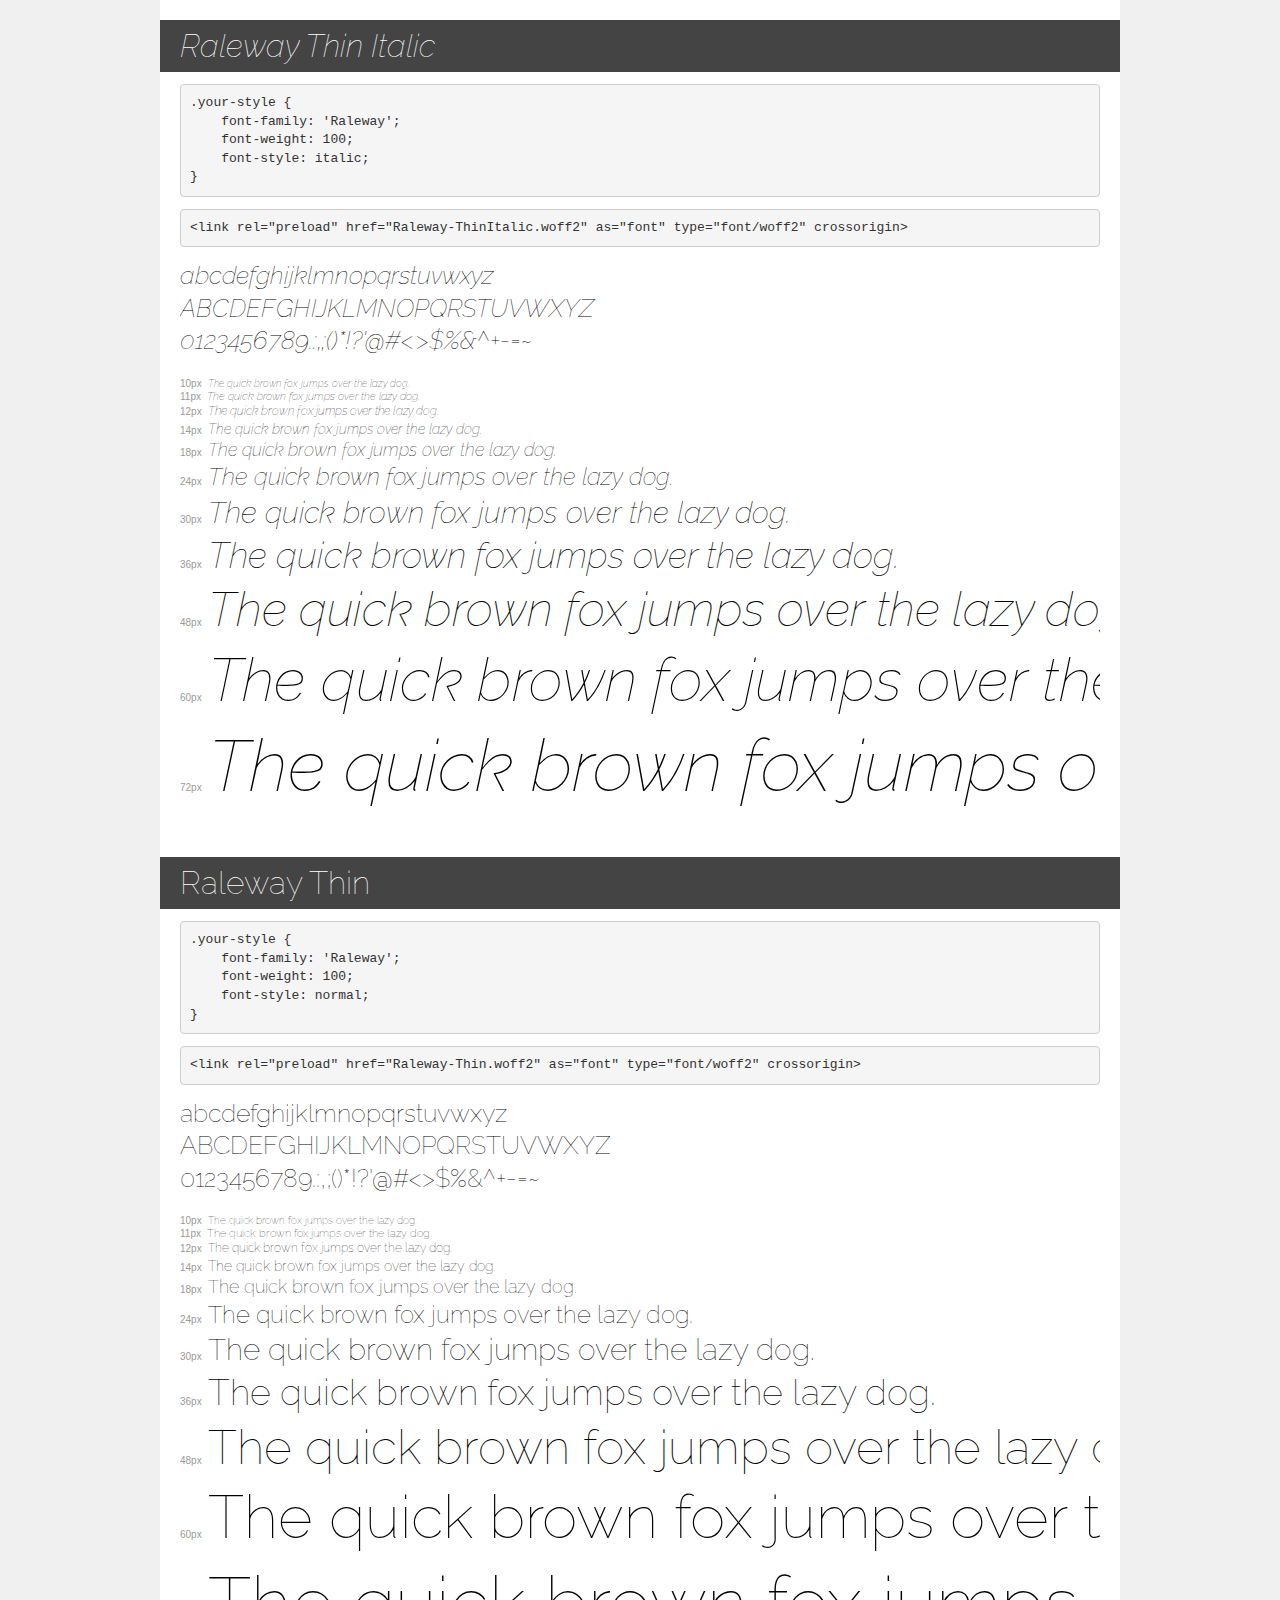
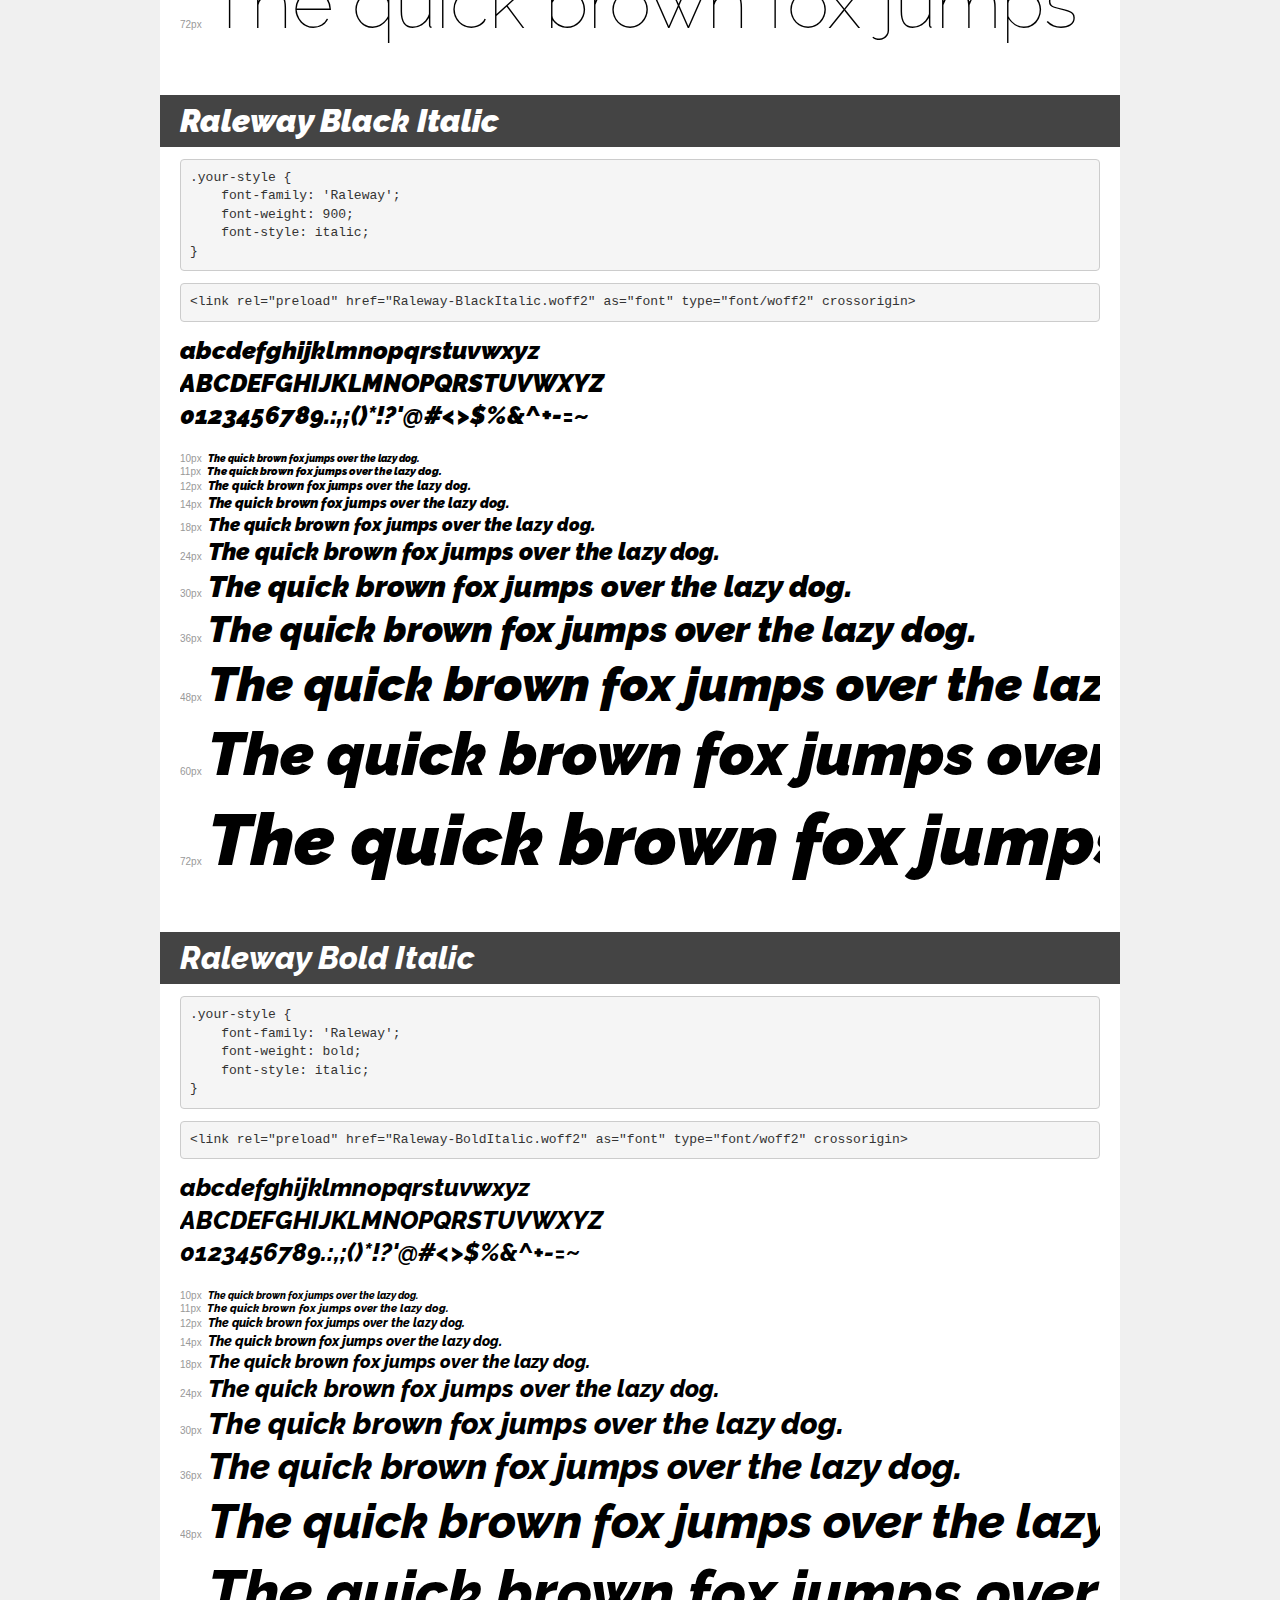
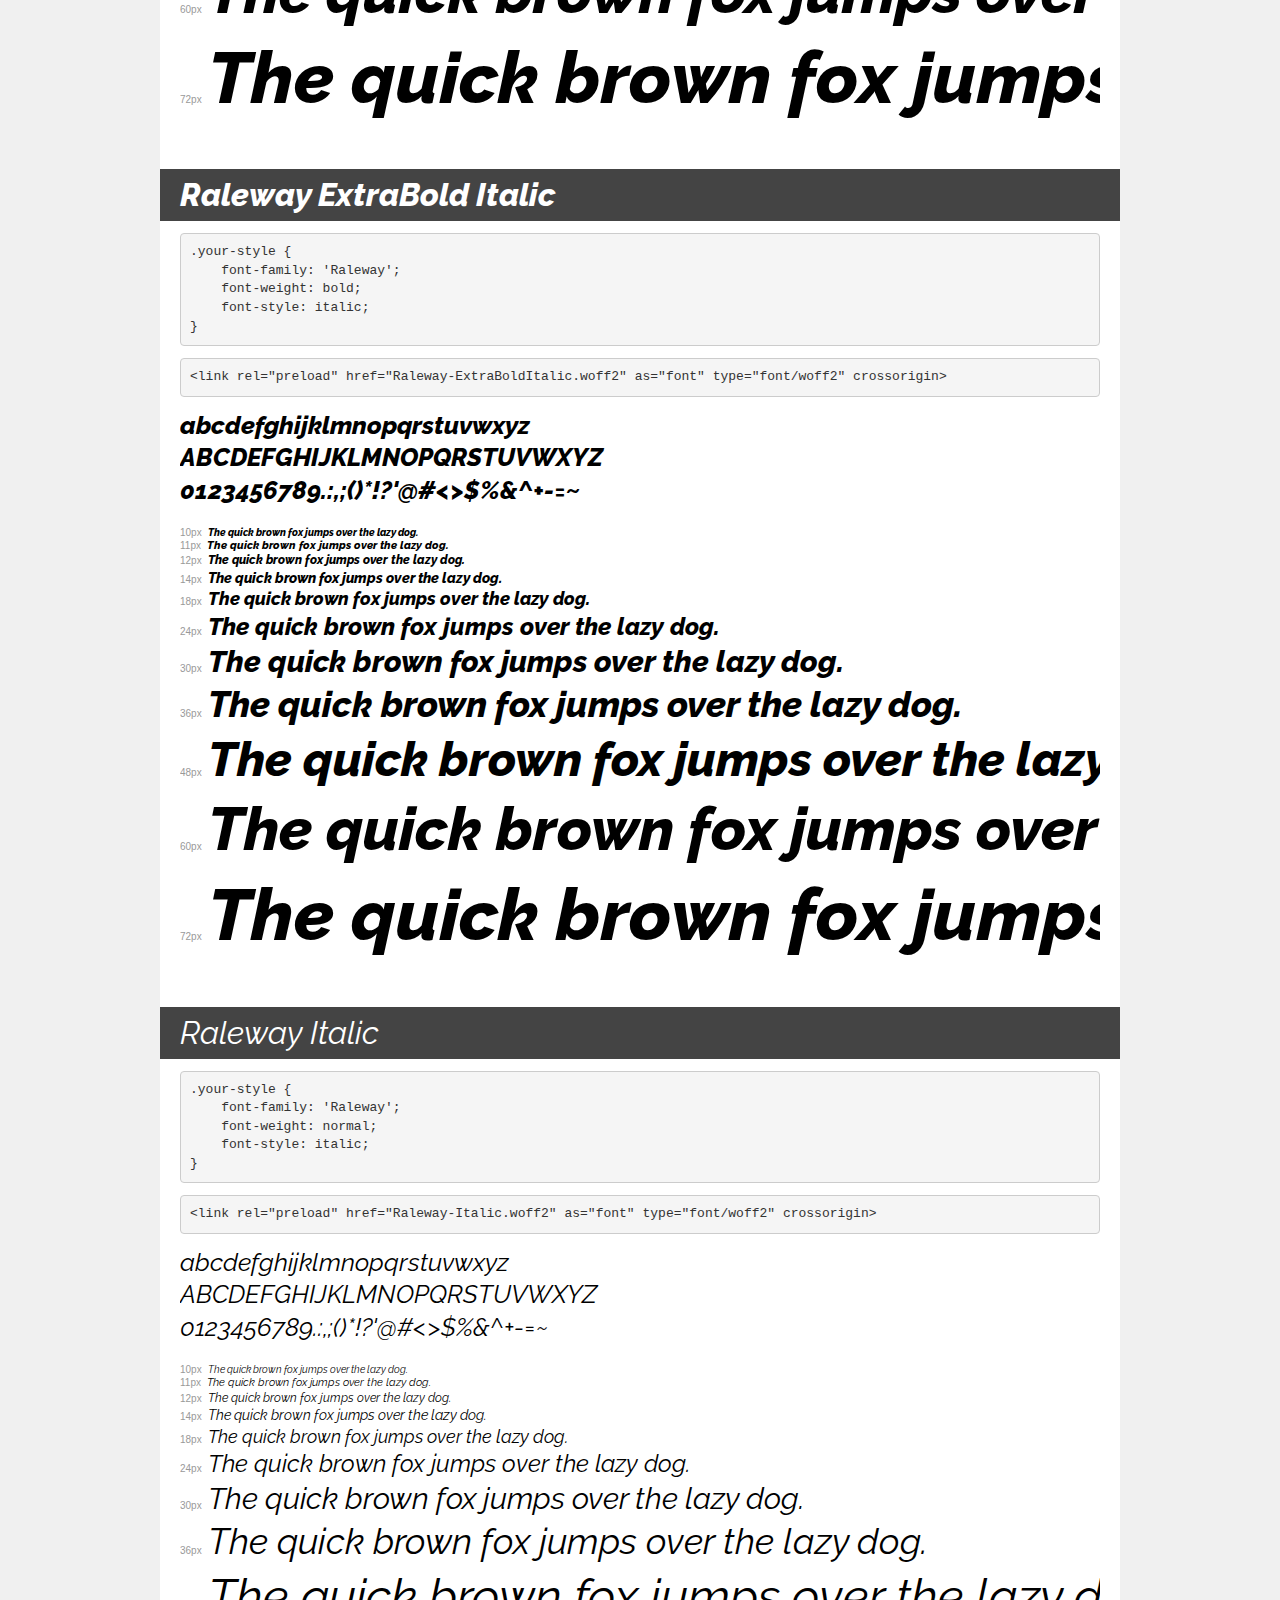
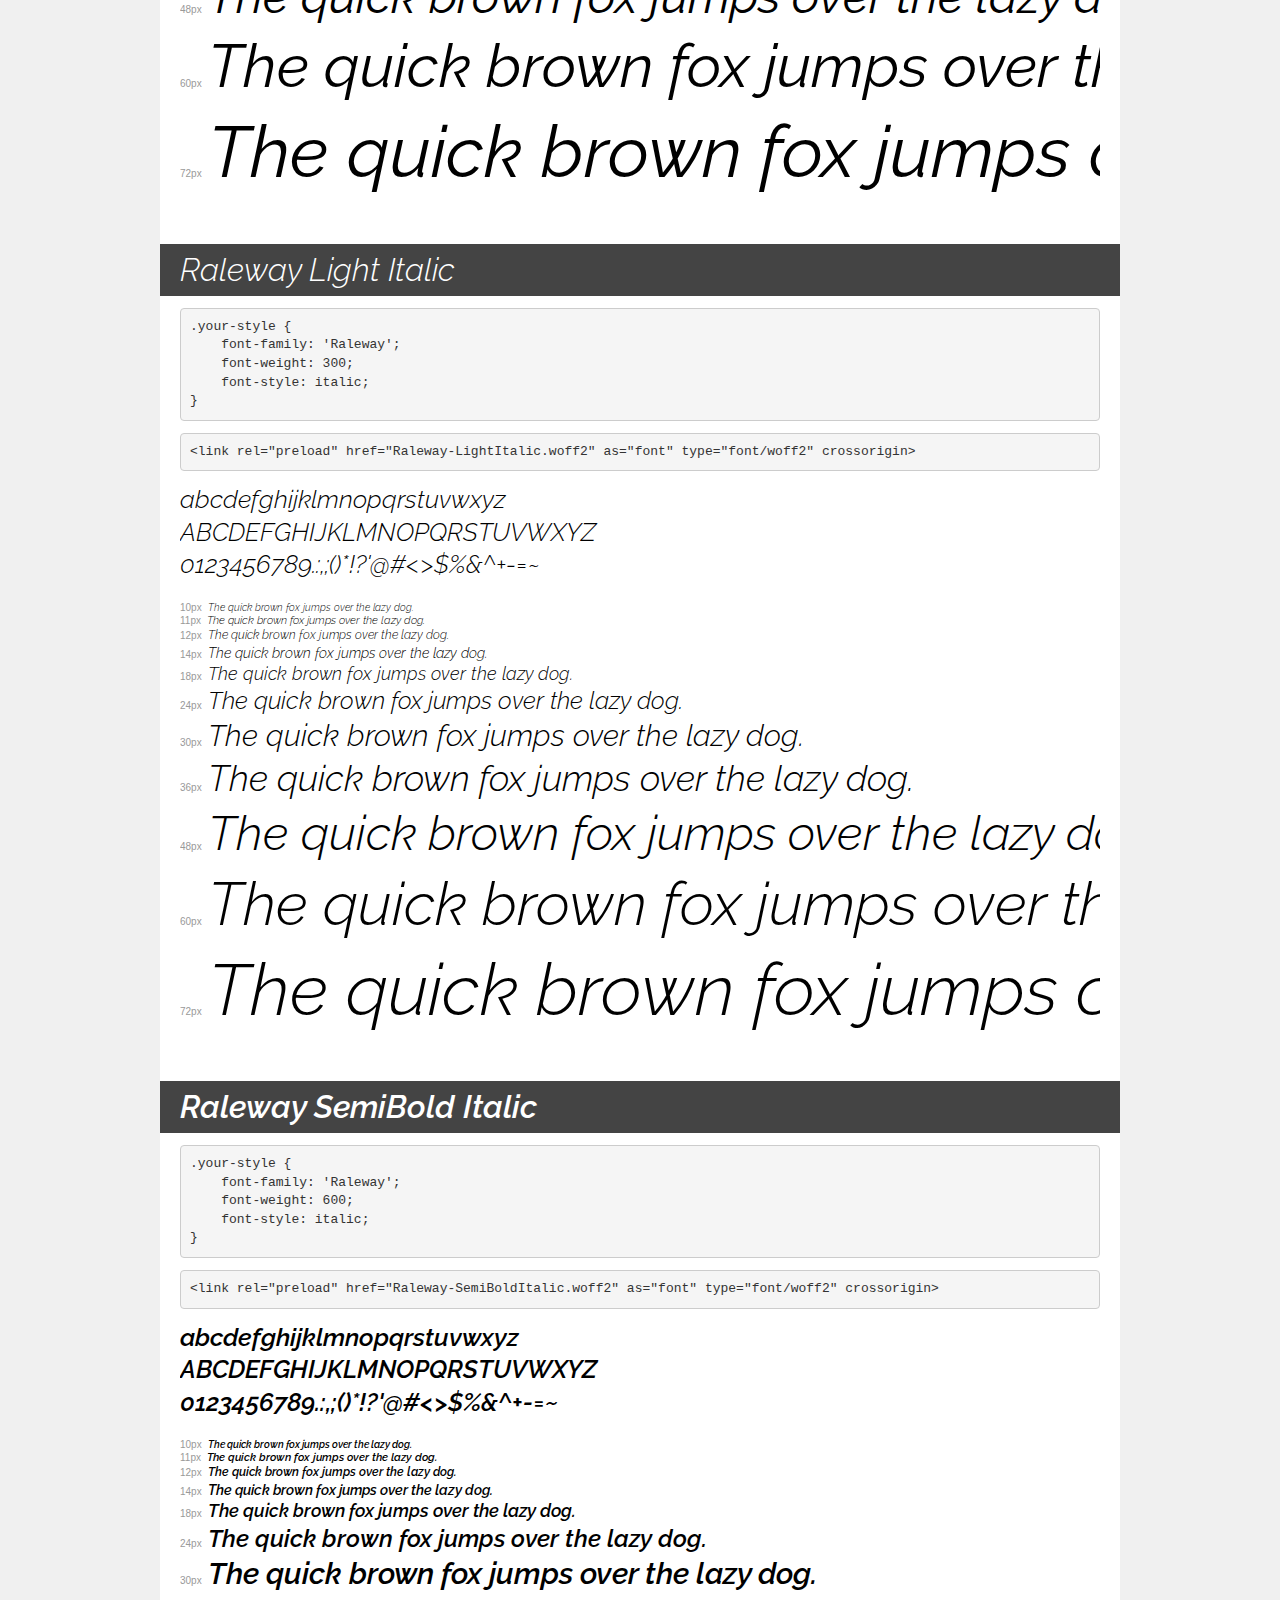
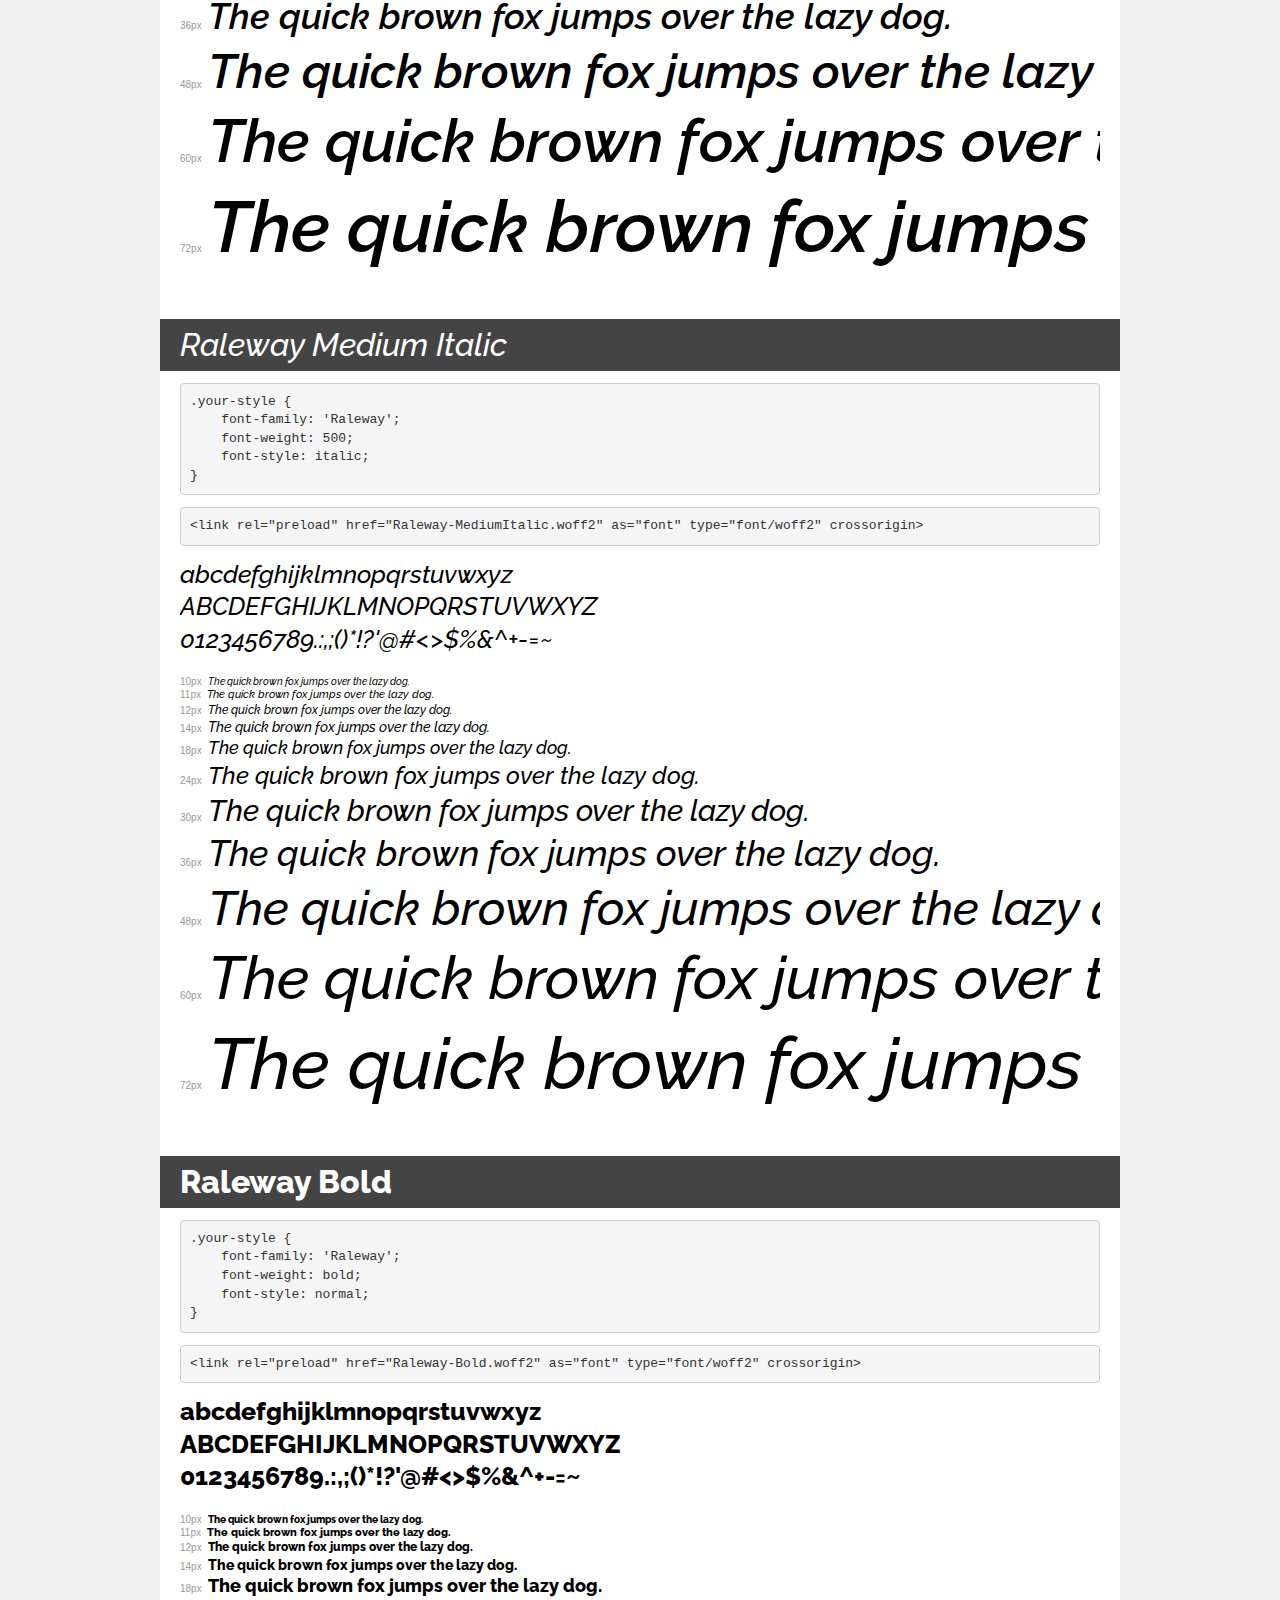
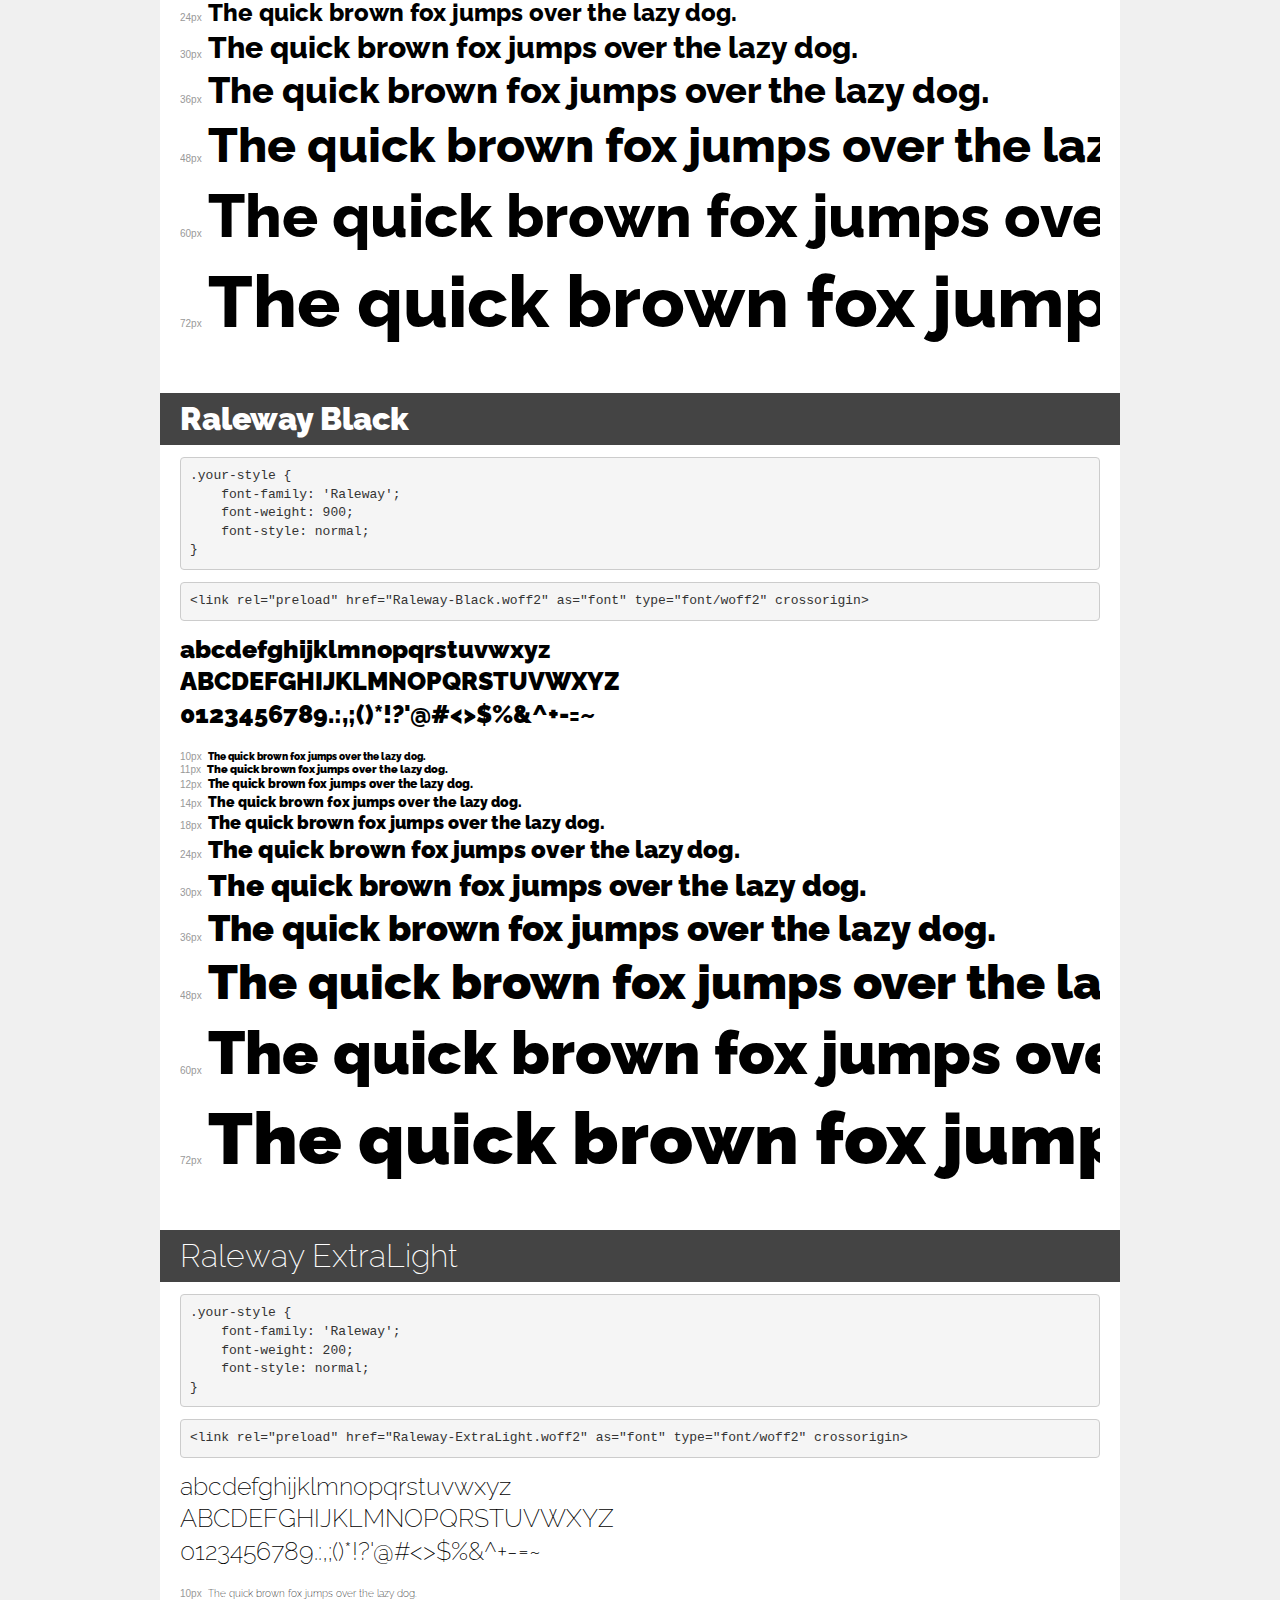
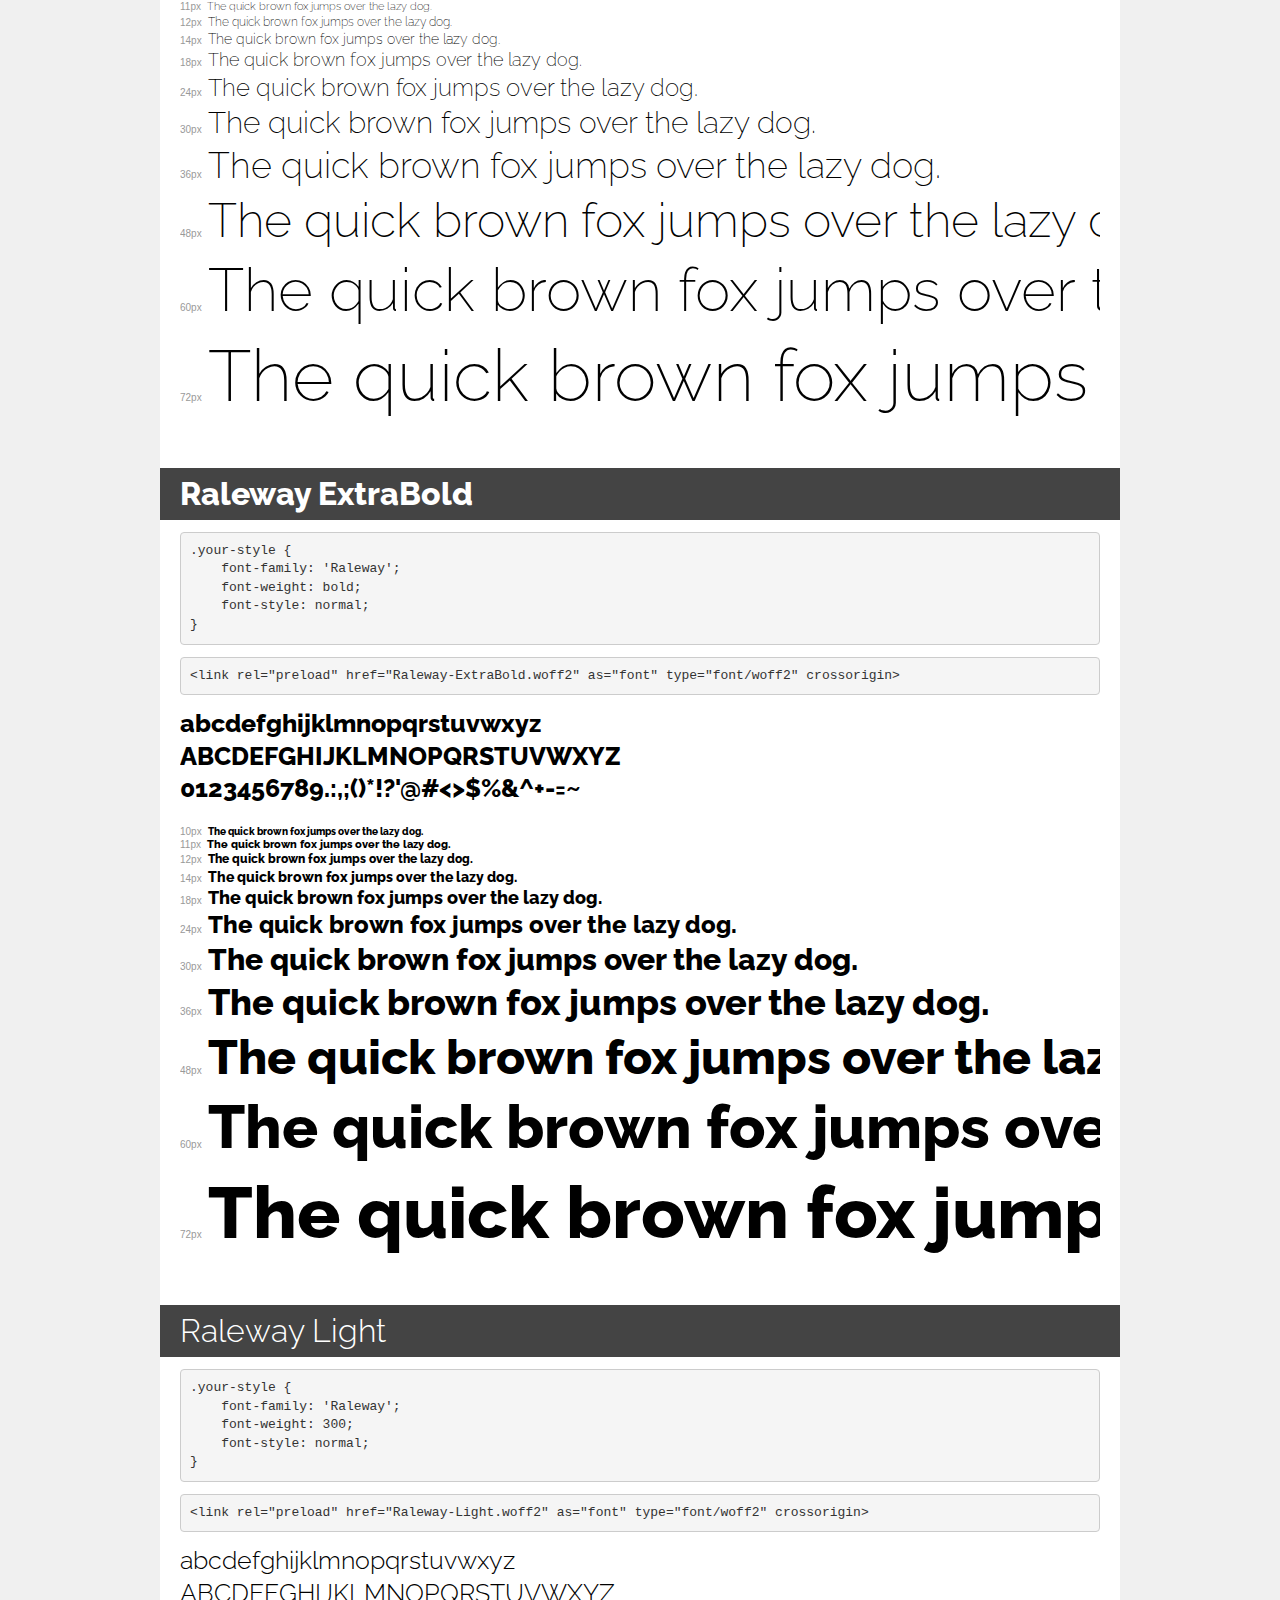
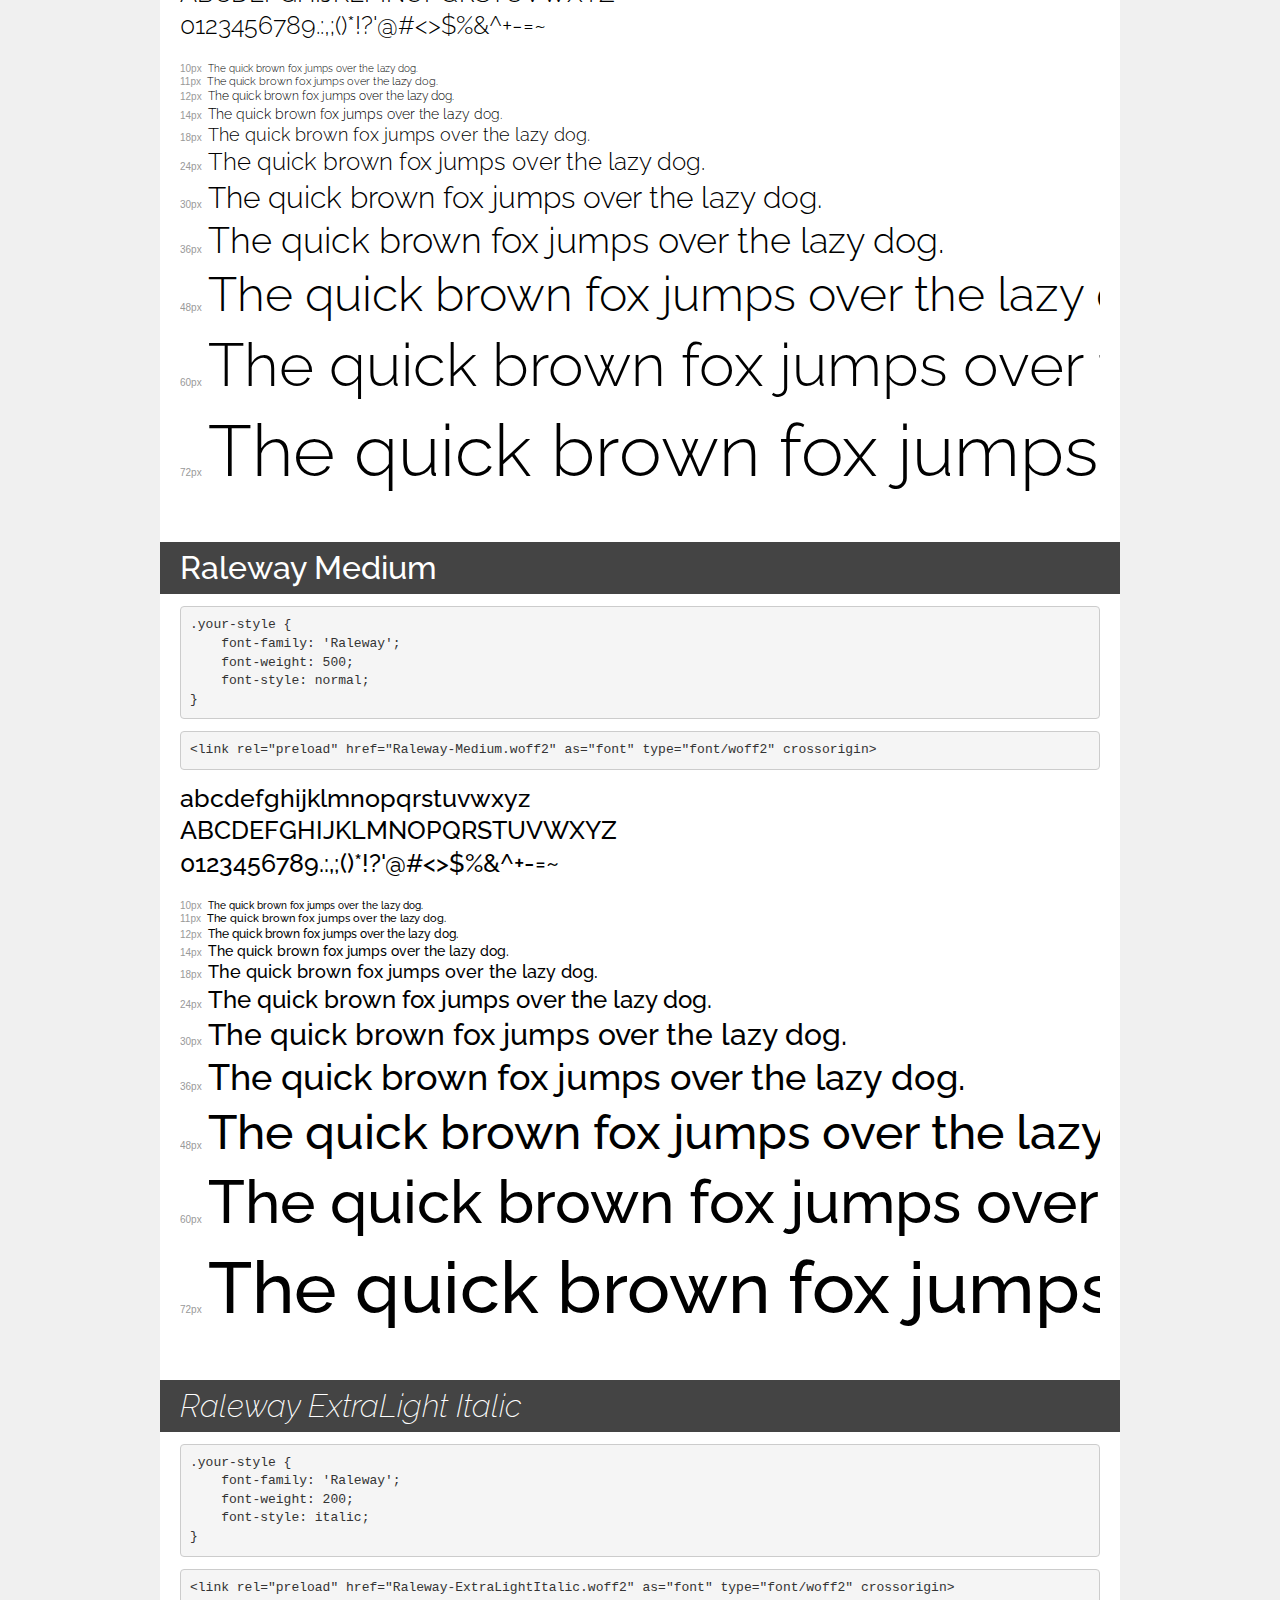
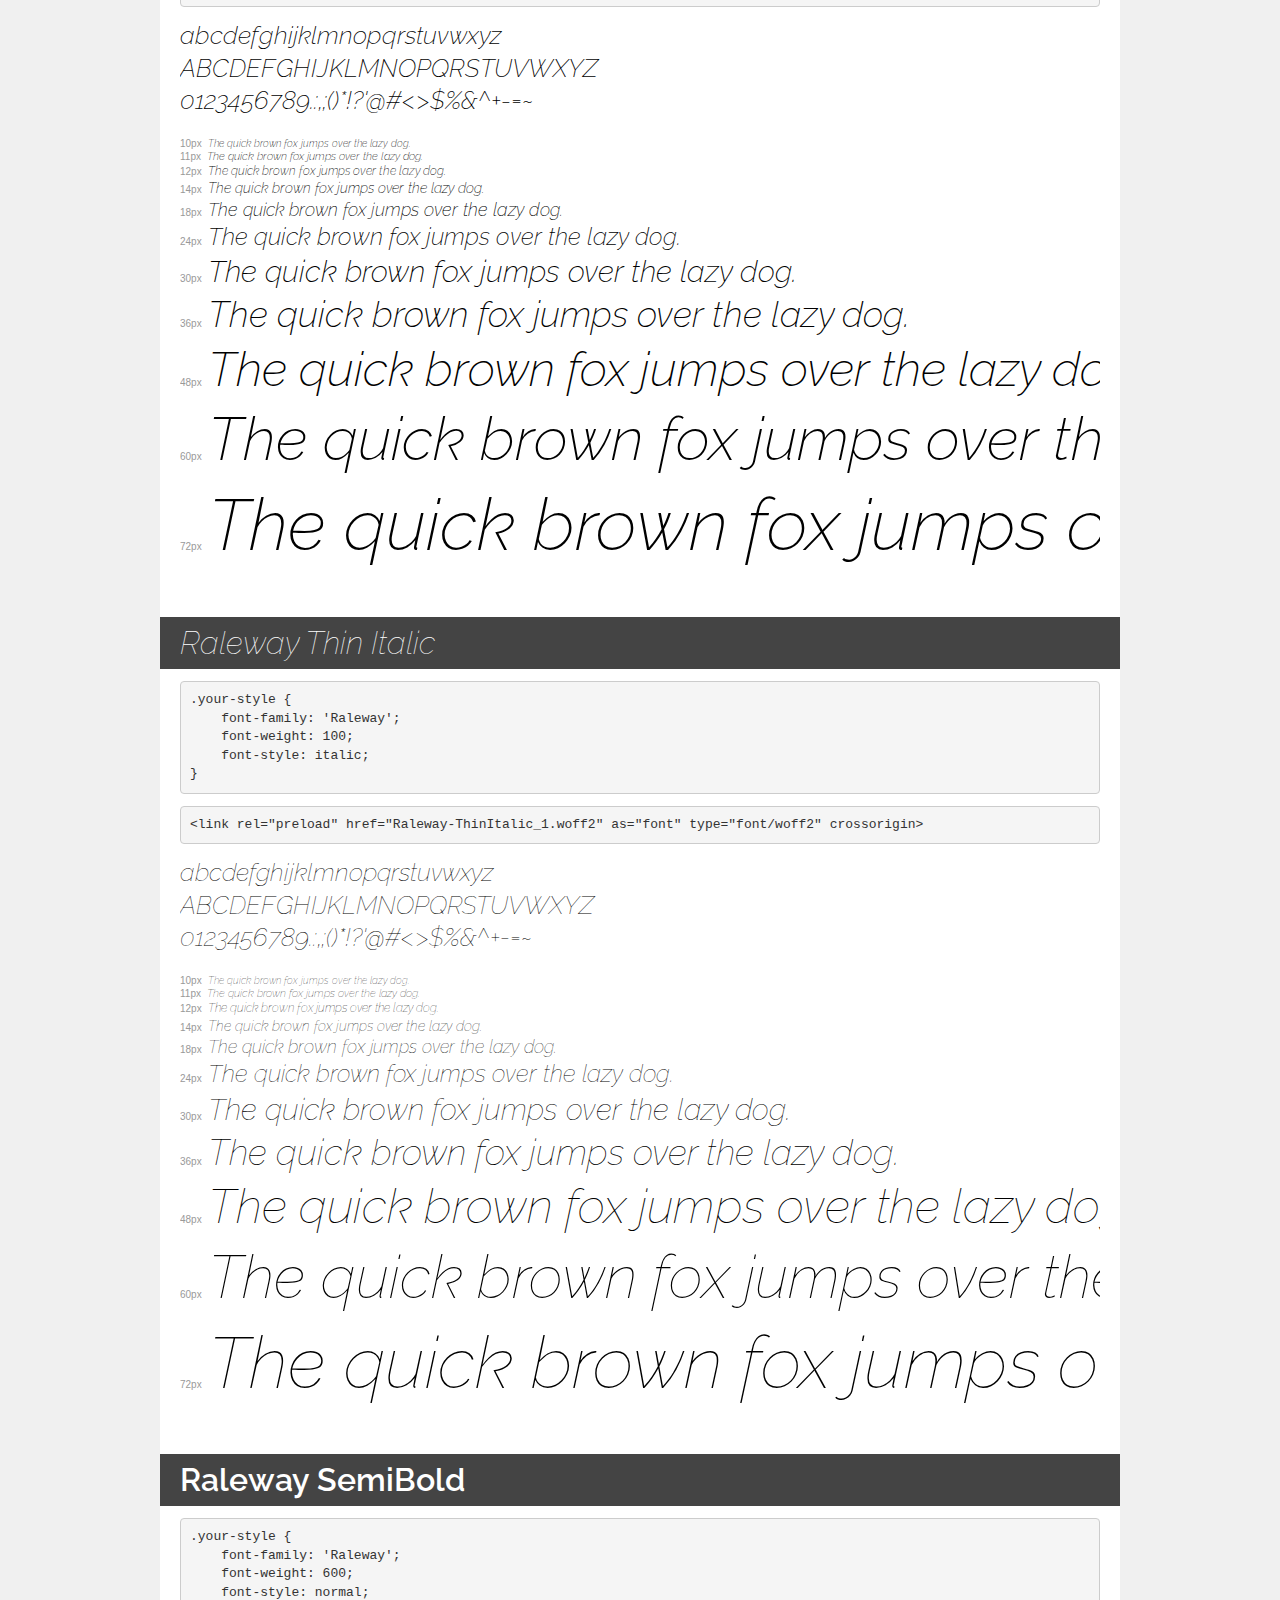
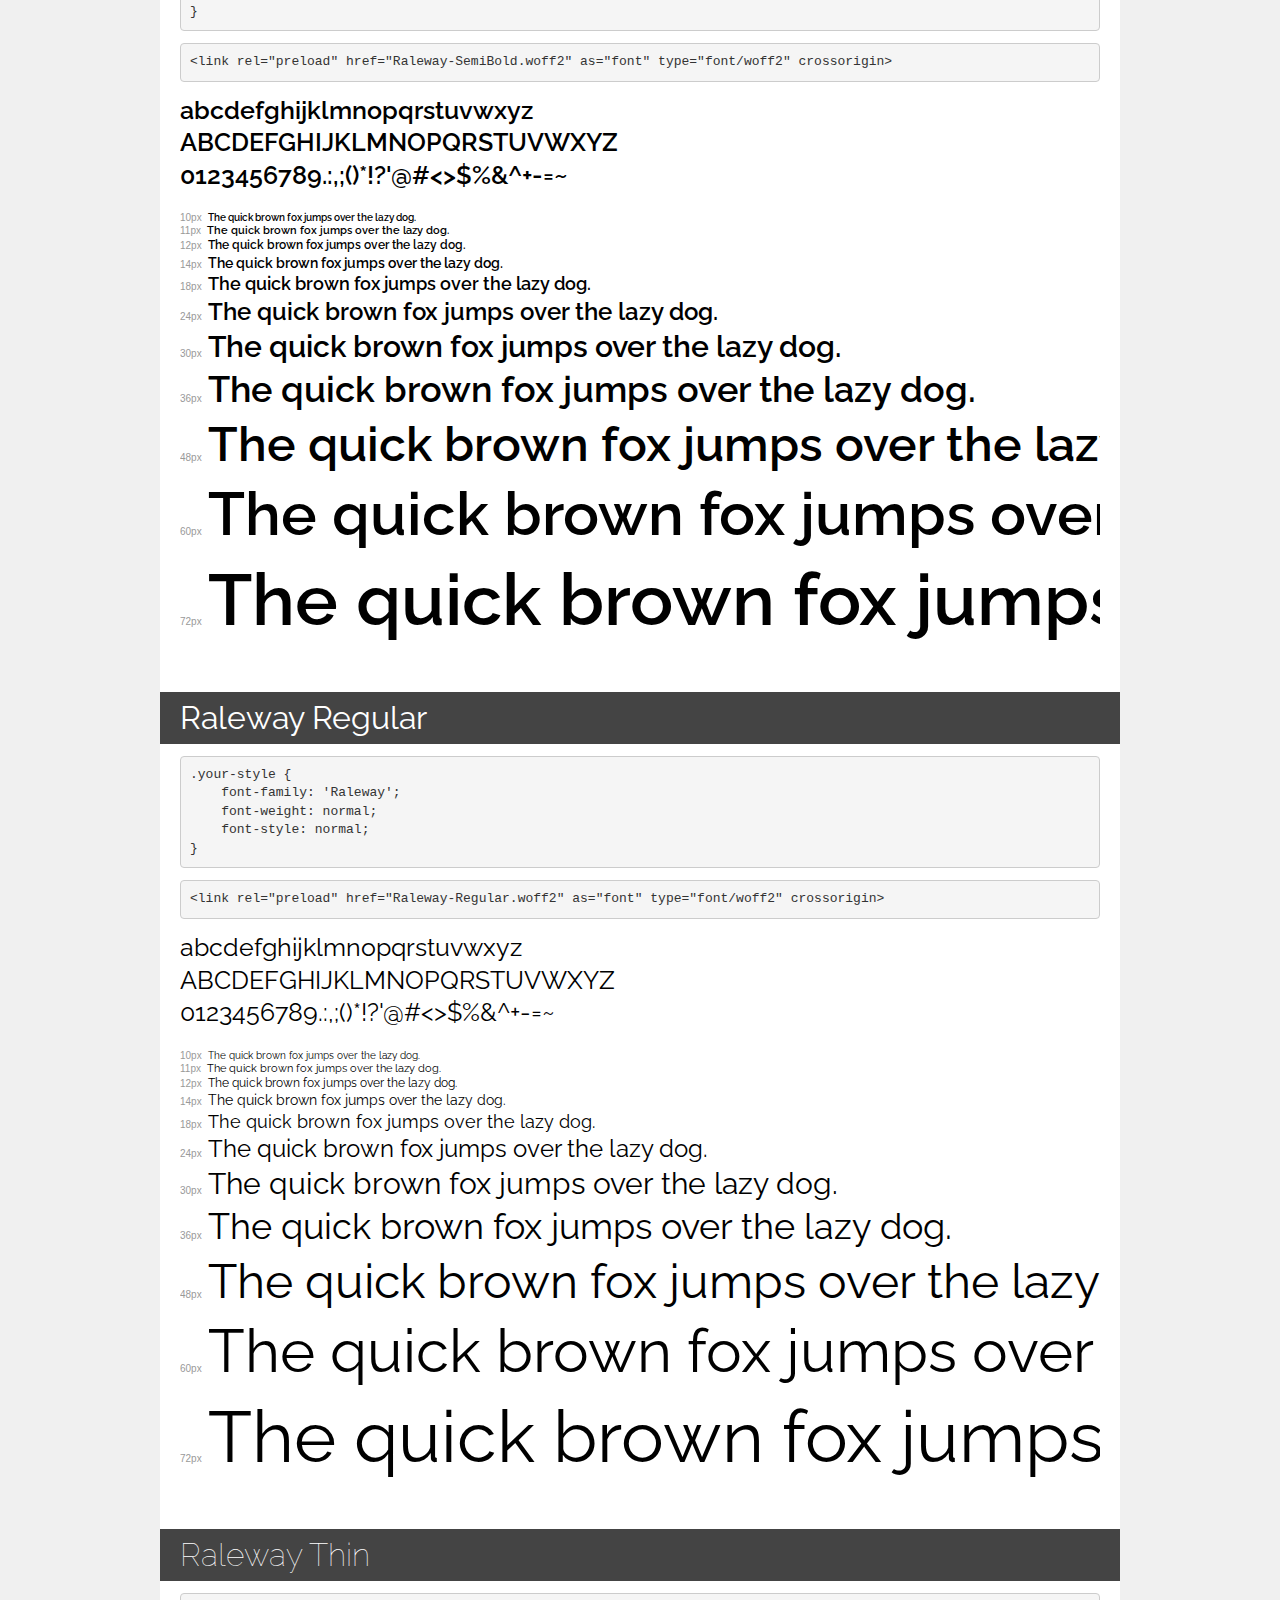
<file: fonts/transfonter.org-20231129-170126/demo.html>
<!DOCTYPE html>
<html lang="en">
<head>
    <meta charset="utf-8">
    <meta http-equiv="X-UA-Compatible" content="IE=edge">
    <meta name="viewport" content="width=device-width, initial-scale=1">
    <meta name="robots" content="noindex, noarchive">
    <meta name="format-detection" content="telephone=no">
    <title>Transfonter demo</title>
    <link href="stylesheet.css" rel="stylesheet">
    <style>
        /*
        http://meyerweb.com/eric/tools/css/reset/
        v2.0 | 20110126
        License: none (public domain)
        */
        html, body, div, span, applet, object, iframe,
        h1, h2, h3, h4, h5, h6, p, blockquote, pre,
        a, abbr, acronym, address, big, cite, code,
        del, dfn, em, img, ins, kbd, q, s, samp,
        small, strike, strong, sub, sup, tt, var,
        b, u, i, center,
        dl, dt, dd, ol, ul, li,
        fieldset, form, label, legend,
        table, caption, tbody, tfoot, thead, tr, th, td,
        article, aside, canvas, details, embed,
        figure, figcaption, footer, header, hgroup,
        menu, nav, output, ruby, section, summary,
        time, mark, audio, video {
            margin: 0;
            padding: 0;
            border: 0;
            font-size: 100%;
            font: inherit;
            vertical-align: baseline;
        }
        /* HTML5 display-role reset for older browsers */
        article, aside, details, figcaption, figure,
        footer, header, hgroup, menu, nav, section {
            display: block;
        }
        body {
            line-height: 1;
        }
        ol, ul {
            list-style: none;
        }
        blockquote, q {
            quotes: none;
        }
        blockquote:before, blockquote:after,
        q:before, q:after {
            content: '';
            content: none;
        }
        table {
            border-collapse: collapse;
            border-spacing: 0;
        }
        /* demo styles */
        body {
            background: #f0f0f0;
            color: #000;
        }
        .page {
            background: #fff;
            width: 920px;
            margin: 0 auto;
            padding: 20px 20px 0 20px;
            overflow: hidden;
        }
        .font-container {
            overflow-x: auto;
            overflow-y: hidden;
            margin-bottom: 40px;
            line-height: 1.3;
            white-space: nowrap;
            padding-bottom: 5px;
        }
        h1 {
            position: relative;
            background: #444;
            font-size: 32px;
            color: #fff;
            padding: 10px 20px;
            margin: 0 -20px 12px -20px;
        }
        .letters {
            font-size: 25px;
            margin-bottom: 20px;
        }
        .s10:before {
            content: '10px';
        }
        .s11:before {
            content: '11px';
        }
        .s12:before {
            content: '12px';
        }
        .s14:before {
            content: '14px';
        }
        .s18:before {
            content: '18px';
        }
        .s24:before {
            content: '24px';
        }
        .s30:before {
            content: '30px';
        }
        .s36:before {
            content: '36px';
        }
        .s48:before {
            content: '48px';
        }
        .s60:before {
            content: '60px';
        }
        .s72:before {
            content: '72px';
        }
        .s10:before, .s11:before, .s12:before, .s14:before,
        .s18:before, .s24:before, .s30:before, .s36:before,
        .s48:before, .s60:before, .s72:before {
            font-family: Arial, sans-serif;
            font-size: 10px;
            font-weight: normal;
            font-style: normal;
            color: #999;
            padding-right: 6px;
        }
        pre {
            display: block;
            padding: 9px;
            margin: 0 0 12px;
            font-family: Monaco, Menlo, Consolas, "Courier New", monospace;
            font-size: 13px;
            line-height: 1.428571429;
            color: #333;
            font-weight: normal;
            font-style: normal;
            background-color: #f5f5f5;
            border: 1px solid #ccc;
            overflow-x: auto;
            border-radius: 4px;
        }
        /* responsive */
        @media (max-width: 959px) {
            .page {
                width: auto;
                margin: 0;
            }
        }
    </style>
</head>
<body>
<div class="page">
    <div class="demo">
        <h1 style="font-family: 'Raleway'; font-weight: 100; font-style: italic;">Raleway Thin Italic</h1>
        <pre title="Usage">.your-style {
    font-family: 'Raleway';
    font-weight: 100;
    font-style: italic;
}</pre>
        <pre title="Preload (optional)">
&lt;link rel=&quot;preload&quot; href=&quot;Raleway-ThinItalic.woff2&quot; as=&quot;font&quot; type=&quot;font/woff2&quot; crossorigin&gt;</pre>
        <div class="font-container" style="font-family: 'Raleway'; font-weight: 100; font-style: italic;">
            <p class="letters">
                abcdefghijklmnopqrstuvwxyz<br>
ABCDEFGHIJKLMNOPQRSTUVWXYZ<br>
                0123456789.:,;()*!?'@#&lt;&gt;$%&^+-=~
            </p>
            <p class="s10" style="font-size: 10px;">The quick brown fox jumps over the lazy dog.</p>
            <p class="s11" style="font-size: 11px;">The quick brown fox jumps over the lazy dog.</p>
            <p class="s12" style="font-size: 12px;">The quick brown fox jumps over the lazy dog.</p>
            <p class="s14" style="font-size: 14px;">The quick brown fox jumps over the lazy dog.</p>
            <p class="s18" style="font-size: 18px;">The quick brown fox jumps over the lazy dog.</p>
            <p class="s24" style="font-size: 24px;">The quick brown fox jumps over the lazy dog.</p>
            <p class="s30" style="font-size: 30px;">The quick brown fox jumps over the lazy dog.</p>
            <p class="s36" style="font-size: 36px;">The quick brown fox jumps over the lazy dog.</p>
            <p class="s48" style="font-size: 48px;">The quick brown fox jumps over the lazy dog.</p>
            <p class="s60" style="font-size: 60px;">The quick brown fox jumps over the lazy dog.</p>
            <p class="s72" style="font-size: 72px;">The quick brown fox jumps over the lazy dog.</p>
        </div>
    </div>

    <div class="demo">
        <h1 style="font-family: 'Raleway'; font-weight: 100; font-style: normal;">Raleway Thin</h1>
        <pre title="Usage">.your-style {
    font-family: 'Raleway';
    font-weight: 100;
    font-style: normal;
}</pre>
        <pre title="Preload (optional)">
&lt;link rel=&quot;preload&quot; href=&quot;Raleway-Thin.woff2&quot; as=&quot;font&quot; type=&quot;font/woff2&quot; crossorigin&gt;</pre>
        <div class="font-container" style="font-family: 'Raleway'; font-weight: 100; font-style: normal;">
            <p class="letters">
                abcdefghijklmnopqrstuvwxyz<br>
ABCDEFGHIJKLMNOPQRSTUVWXYZ<br>
                0123456789.:,;()*!?'@#&lt;&gt;$%&^+-=~
            </p>
            <p class="s10" style="font-size: 10px;">The quick brown fox jumps over the lazy dog.</p>
            <p class="s11" style="font-size: 11px;">The quick brown fox jumps over the lazy dog.</p>
            <p class="s12" style="font-size: 12px;">The quick brown fox jumps over the lazy dog.</p>
            <p class="s14" style="font-size: 14px;">The quick brown fox jumps over the lazy dog.</p>
            <p class="s18" style="font-size: 18px;">The quick brown fox jumps over the lazy dog.</p>
            <p class="s24" style="font-size: 24px;">The quick brown fox jumps over the lazy dog.</p>
            <p class="s30" style="font-size: 30px;">The quick brown fox jumps over the lazy dog.</p>
            <p class="s36" style="font-size: 36px;">The quick brown fox jumps over the lazy dog.</p>
            <p class="s48" style="font-size: 48px;">The quick brown fox jumps over the lazy dog.</p>
            <p class="s60" style="font-size: 60px;">The quick brown fox jumps over the lazy dog.</p>
            <p class="s72" style="font-size: 72px;">The quick brown fox jumps over the lazy dog.</p>
        </div>
    </div>

    <div class="demo">
        <h1 style="font-family: 'Raleway'; font-weight: 900; font-style: italic;">Raleway Black Italic</h1>
        <pre title="Usage">.your-style {
    font-family: 'Raleway';
    font-weight: 900;
    font-style: italic;
}</pre>
        <pre title="Preload (optional)">
&lt;link rel=&quot;preload&quot; href=&quot;Raleway-BlackItalic.woff2&quot; as=&quot;font&quot; type=&quot;font/woff2&quot; crossorigin&gt;</pre>
        <div class="font-container" style="font-family: 'Raleway'; font-weight: 900; font-style: italic;">
            <p class="letters">
                abcdefghijklmnopqrstuvwxyz<br>
ABCDEFGHIJKLMNOPQRSTUVWXYZ<br>
                0123456789.:,;()*!?'@#&lt;&gt;$%&^+-=~
            </p>
            <p class="s10" style="font-size: 10px;">The quick brown fox jumps over the lazy dog.</p>
            <p class="s11" style="font-size: 11px;">The quick brown fox jumps over the lazy dog.</p>
            <p class="s12" style="font-size: 12px;">The quick brown fox jumps over the lazy dog.</p>
            <p class="s14" style="font-size: 14px;">The quick brown fox jumps over the lazy dog.</p>
            <p class="s18" style="font-size: 18px;">The quick brown fox jumps over the lazy dog.</p>
            <p class="s24" style="font-size: 24px;">The quick brown fox jumps over the lazy dog.</p>
            <p class="s30" style="font-size: 30px;">The quick brown fox jumps over the lazy dog.</p>
            <p class="s36" style="font-size: 36px;">The quick brown fox jumps over the lazy dog.</p>
            <p class="s48" style="font-size: 48px;">The quick brown fox jumps over the lazy dog.</p>
            <p class="s60" style="font-size: 60px;">The quick brown fox jumps over the lazy dog.</p>
            <p class="s72" style="font-size: 72px;">The quick brown fox jumps over the lazy dog.</p>
        </div>
    </div>

    <div class="demo">
        <h1 style="font-family: 'Raleway'; font-weight: bold; font-style: italic;">Raleway Bold Italic</h1>
        <pre title="Usage">.your-style {
    font-family: 'Raleway';
    font-weight: bold;
    font-style: italic;
}</pre>
        <pre title="Preload (optional)">
&lt;link rel=&quot;preload&quot; href=&quot;Raleway-BoldItalic.woff2&quot; as=&quot;font&quot; type=&quot;font/woff2&quot; crossorigin&gt;</pre>
        <div class="font-container" style="font-family: 'Raleway'; font-weight: bold; font-style: italic;">
            <p class="letters">
                abcdefghijklmnopqrstuvwxyz<br>
ABCDEFGHIJKLMNOPQRSTUVWXYZ<br>
                0123456789.:,;()*!?'@#&lt;&gt;$%&^+-=~
            </p>
            <p class="s10" style="font-size: 10px;">The quick brown fox jumps over the lazy dog.</p>
            <p class="s11" style="font-size: 11px;">The quick brown fox jumps over the lazy dog.</p>
            <p class="s12" style="font-size: 12px;">The quick brown fox jumps over the lazy dog.</p>
            <p class="s14" style="font-size: 14px;">The quick brown fox jumps over the lazy dog.</p>
            <p class="s18" style="font-size: 18px;">The quick brown fox jumps over the lazy dog.</p>
            <p class="s24" style="font-size: 24px;">The quick brown fox jumps over the lazy dog.</p>
            <p class="s30" style="font-size: 30px;">The quick brown fox jumps over the lazy dog.</p>
            <p class="s36" style="font-size: 36px;">The quick brown fox jumps over the lazy dog.</p>
            <p class="s48" style="font-size: 48px;">The quick brown fox jumps over the lazy dog.</p>
            <p class="s60" style="font-size: 60px;">The quick brown fox jumps over the lazy dog.</p>
            <p class="s72" style="font-size: 72px;">The quick brown fox jumps over the lazy dog.</p>
        </div>
    </div>

    <div class="demo">
        <h1 style="font-family: 'Raleway'; font-weight: bold; font-style: italic;">Raleway ExtraBold Italic</h1>
        <pre title="Usage">.your-style {
    font-family: 'Raleway';
    font-weight: bold;
    font-style: italic;
}</pre>
        <pre title="Preload (optional)">
&lt;link rel=&quot;preload&quot; href=&quot;Raleway-ExtraBoldItalic.woff2&quot; as=&quot;font&quot; type=&quot;font/woff2&quot; crossorigin&gt;</pre>
        <div class="font-container" style="font-family: 'Raleway'; font-weight: bold; font-style: italic;">
            <p class="letters">
                abcdefghijklmnopqrstuvwxyz<br>
ABCDEFGHIJKLMNOPQRSTUVWXYZ<br>
                0123456789.:,;()*!?'@#&lt;&gt;$%&^+-=~
            </p>
            <p class="s10" style="font-size: 10px;">The quick brown fox jumps over the lazy dog.</p>
            <p class="s11" style="font-size: 11px;">The quick brown fox jumps over the lazy dog.</p>
            <p class="s12" style="font-size: 12px;">The quick brown fox jumps over the lazy dog.</p>
            <p class="s14" style="font-size: 14px;">The quick brown fox jumps over the lazy dog.</p>
            <p class="s18" style="font-size: 18px;">The quick brown fox jumps over the lazy dog.</p>
            <p class="s24" style="font-size: 24px;">The quick brown fox jumps over the lazy dog.</p>
            <p class="s30" style="font-size: 30px;">The quick brown fox jumps over the lazy dog.</p>
            <p class="s36" style="font-size: 36px;">The quick brown fox jumps over the lazy dog.</p>
            <p class="s48" style="font-size: 48px;">The quick brown fox jumps over the lazy dog.</p>
            <p class="s60" style="font-size: 60px;">The quick brown fox jumps over the lazy dog.</p>
            <p class="s72" style="font-size: 72px;">The quick brown fox jumps over the lazy dog.</p>
        </div>
    </div>

    <div class="demo">
        <h1 style="font-family: 'Raleway'; font-weight: normal; font-style: italic;">Raleway Italic</h1>
        <pre title="Usage">.your-style {
    font-family: 'Raleway';
    font-weight: normal;
    font-style: italic;
}</pre>
        <pre title="Preload (optional)">
&lt;link rel=&quot;preload&quot; href=&quot;Raleway-Italic.woff2&quot; as=&quot;font&quot; type=&quot;font/woff2&quot; crossorigin&gt;</pre>
        <div class="font-container" style="font-family: 'Raleway'; font-weight: normal; font-style: italic;">
            <p class="letters">
                abcdefghijklmnopqrstuvwxyz<br>
ABCDEFGHIJKLMNOPQRSTUVWXYZ<br>
                0123456789.:,;()*!?'@#&lt;&gt;$%&^+-=~
            </p>
            <p class="s10" style="font-size: 10px;">The quick brown fox jumps over the lazy dog.</p>
            <p class="s11" style="font-size: 11px;">The quick brown fox jumps over the lazy dog.</p>
            <p class="s12" style="font-size: 12px;">The quick brown fox jumps over the lazy dog.</p>
            <p class="s14" style="font-size: 14px;">The quick brown fox jumps over the lazy dog.</p>
            <p class="s18" style="font-size: 18px;">The quick brown fox jumps over the lazy dog.</p>
            <p class="s24" style="font-size: 24px;">The quick brown fox jumps over the lazy dog.</p>
            <p class="s30" style="font-size: 30px;">The quick brown fox jumps over the lazy dog.</p>
            <p class="s36" style="font-size: 36px;">The quick brown fox jumps over the lazy dog.</p>
            <p class="s48" style="font-size: 48px;">The quick brown fox jumps over the lazy dog.</p>
            <p class="s60" style="font-size: 60px;">The quick brown fox jumps over the lazy dog.</p>
            <p class="s72" style="font-size: 72px;">The quick brown fox jumps over the lazy dog.</p>
        </div>
    </div>

    <div class="demo">
        <h1 style="font-family: 'Raleway'; font-weight: 300; font-style: italic;">Raleway Light Italic</h1>
        <pre title="Usage">.your-style {
    font-family: 'Raleway';
    font-weight: 300;
    font-style: italic;
}</pre>
        <pre title="Preload (optional)">
&lt;link rel=&quot;preload&quot; href=&quot;Raleway-LightItalic.woff2&quot; as=&quot;font&quot; type=&quot;font/woff2&quot; crossorigin&gt;</pre>
        <div class="font-container" style="font-family: 'Raleway'; font-weight: 300; font-style: italic;">
            <p class="letters">
                abcdefghijklmnopqrstuvwxyz<br>
ABCDEFGHIJKLMNOPQRSTUVWXYZ<br>
                0123456789.:,;()*!?'@#&lt;&gt;$%&^+-=~
            </p>
            <p class="s10" style="font-size: 10px;">The quick brown fox jumps over the lazy dog.</p>
            <p class="s11" style="font-size: 11px;">The quick brown fox jumps over the lazy dog.</p>
            <p class="s12" style="font-size: 12px;">The quick brown fox jumps over the lazy dog.</p>
            <p class="s14" style="font-size: 14px;">The quick brown fox jumps over the lazy dog.</p>
            <p class="s18" style="font-size: 18px;">The quick brown fox jumps over the lazy dog.</p>
            <p class="s24" style="font-size: 24px;">The quick brown fox jumps over the lazy dog.</p>
            <p class="s30" style="font-size: 30px;">The quick brown fox jumps over the lazy dog.</p>
            <p class="s36" style="font-size: 36px;">The quick brown fox jumps over the lazy dog.</p>
            <p class="s48" style="font-size: 48px;">The quick brown fox jumps over the lazy dog.</p>
            <p class="s60" style="font-size: 60px;">The quick brown fox jumps over the lazy dog.</p>
            <p class="s72" style="font-size: 72px;">The quick brown fox jumps over the lazy dog.</p>
        </div>
    </div>

    <div class="demo">
        <h1 style="font-family: 'Raleway'; font-weight: 600; font-style: italic;">Raleway SemiBold Italic</h1>
        <pre title="Usage">.your-style {
    font-family: 'Raleway';
    font-weight: 600;
    font-style: italic;
}</pre>
        <pre title="Preload (optional)">
&lt;link rel=&quot;preload&quot; href=&quot;Raleway-SemiBoldItalic.woff2&quot; as=&quot;font&quot; type=&quot;font/woff2&quot; crossorigin&gt;</pre>
        <div class="font-container" style="font-family: 'Raleway'; font-weight: 600; font-style: italic;">
            <p class="letters">
                abcdefghijklmnopqrstuvwxyz<br>
ABCDEFGHIJKLMNOPQRSTUVWXYZ<br>
                0123456789.:,;()*!?'@#&lt;&gt;$%&^+-=~
            </p>
            <p class="s10" style="font-size: 10px;">The quick brown fox jumps over the lazy dog.</p>
            <p class="s11" style="font-size: 11px;">The quick brown fox jumps over the lazy dog.</p>
            <p class="s12" style="font-size: 12px;">The quick brown fox jumps over the lazy dog.</p>
            <p class="s14" style="font-size: 14px;">The quick brown fox jumps over the lazy dog.</p>
            <p class="s18" style="font-size: 18px;">The quick brown fox jumps over the lazy dog.</p>
            <p class="s24" style="font-size: 24px;">The quick brown fox jumps over the lazy dog.</p>
            <p class="s30" style="font-size: 30px;">The quick brown fox jumps over the lazy dog.</p>
            <p class="s36" style="font-size: 36px;">The quick brown fox jumps over the lazy dog.</p>
            <p class="s48" style="font-size: 48px;">The quick brown fox jumps over the lazy dog.</p>
            <p class="s60" style="font-size: 60px;">The quick brown fox jumps over the lazy dog.</p>
            <p class="s72" style="font-size: 72px;">The quick brown fox jumps over the lazy dog.</p>
        </div>
    </div>

    <div class="demo">
        <h1 style="font-family: 'Raleway'; font-weight: 500; font-style: italic;">Raleway Medium Italic</h1>
        <pre title="Usage">.your-style {
    font-family: 'Raleway';
    font-weight: 500;
    font-style: italic;
}</pre>
        <pre title="Preload (optional)">
&lt;link rel=&quot;preload&quot; href=&quot;Raleway-MediumItalic.woff2&quot; as=&quot;font&quot; type=&quot;font/woff2&quot; crossorigin&gt;</pre>
        <div class="font-container" style="font-family: 'Raleway'; font-weight: 500; font-style: italic;">
            <p class="letters">
                abcdefghijklmnopqrstuvwxyz<br>
ABCDEFGHIJKLMNOPQRSTUVWXYZ<br>
                0123456789.:,;()*!?'@#&lt;&gt;$%&^+-=~
            </p>
            <p class="s10" style="font-size: 10px;">The quick brown fox jumps over the lazy dog.</p>
            <p class="s11" style="font-size: 11px;">The quick brown fox jumps over the lazy dog.</p>
            <p class="s12" style="font-size: 12px;">The quick brown fox jumps over the lazy dog.</p>
            <p class="s14" style="font-size: 14px;">The quick brown fox jumps over the lazy dog.</p>
            <p class="s18" style="font-size: 18px;">The quick brown fox jumps over the lazy dog.</p>
            <p class="s24" style="font-size: 24px;">The quick brown fox jumps over the lazy dog.</p>
            <p class="s30" style="font-size: 30px;">The quick brown fox jumps over the lazy dog.</p>
            <p class="s36" style="font-size: 36px;">The quick brown fox jumps over the lazy dog.</p>
            <p class="s48" style="font-size: 48px;">The quick brown fox jumps over the lazy dog.</p>
            <p class="s60" style="font-size: 60px;">The quick brown fox jumps over the lazy dog.</p>
            <p class="s72" style="font-size: 72px;">The quick brown fox jumps over the lazy dog.</p>
        </div>
    </div>

    <div class="demo">
        <h1 style="font-family: 'Raleway'; font-weight: bold; font-style: normal;">Raleway Bold</h1>
        <pre title="Usage">.your-style {
    font-family: 'Raleway';
    font-weight: bold;
    font-style: normal;
}</pre>
        <pre title="Preload (optional)">
&lt;link rel=&quot;preload&quot; href=&quot;Raleway-Bold.woff2&quot; as=&quot;font&quot; type=&quot;font/woff2&quot; crossorigin&gt;</pre>
        <div class="font-container" style="font-family: 'Raleway'; font-weight: bold; font-style: normal;">
            <p class="letters">
                abcdefghijklmnopqrstuvwxyz<br>
ABCDEFGHIJKLMNOPQRSTUVWXYZ<br>
                0123456789.:,;()*!?'@#&lt;&gt;$%&^+-=~
            </p>
            <p class="s10" style="font-size: 10px;">The quick brown fox jumps over the lazy dog.</p>
            <p class="s11" style="font-size: 11px;">The quick brown fox jumps over the lazy dog.</p>
            <p class="s12" style="font-size: 12px;">The quick brown fox jumps over the lazy dog.</p>
            <p class="s14" style="font-size: 14px;">The quick brown fox jumps over the lazy dog.</p>
            <p class="s18" style="font-size: 18px;">The quick brown fox jumps over the lazy dog.</p>
            <p class="s24" style="font-size: 24px;">The quick brown fox jumps over the lazy dog.</p>
            <p class="s30" style="font-size: 30px;">The quick brown fox jumps over the lazy dog.</p>
            <p class="s36" style="font-size: 36px;">The quick brown fox jumps over the lazy dog.</p>
            <p class="s48" style="font-size: 48px;">The quick brown fox jumps over the lazy dog.</p>
            <p class="s60" style="font-size: 60px;">The quick brown fox jumps over the lazy dog.</p>
            <p class="s72" style="font-size: 72px;">The quick brown fox jumps over the lazy dog.</p>
        </div>
    </div>

    <div class="demo">
        <h1 style="font-family: 'Raleway'; font-weight: 900; font-style: normal;">Raleway Black</h1>
        <pre title="Usage">.your-style {
    font-family: 'Raleway';
    font-weight: 900;
    font-style: normal;
}</pre>
        <pre title="Preload (optional)">
&lt;link rel=&quot;preload&quot; href=&quot;Raleway-Black.woff2&quot; as=&quot;font&quot; type=&quot;font/woff2&quot; crossorigin&gt;</pre>
        <div class="font-container" style="font-family: 'Raleway'; font-weight: 900; font-style: normal;">
            <p class="letters">
                abcdefghijklmnopqrstuvwxyz<br>
ABCDEFGHIJKLMNOPQRSTUVWXYZ<br>
                0123456789.:,;()*!?'@#&lt;&gt;$%&^+-=~
            </p>
            <p class="s10" style="font-size: 10px;">The quick brown fox jumps over the lazy dog.</p>
            <p class="s11" style="font-size: 11px;">The quick brown fox jumps over the lazy dog.</p>
            <p class="s12" style="font-size: 12px;">The quick brown fox jumps over the lazy dog.</p>
            <p class="s14" style="font-size: 14px;">The quick brown fox jumps over the lazy dog.</p>
            <p class="s18" style="font-size: 18px;">The quick brown fox jumps over the lazy dog.</p>
            <p class="s24" style="font-size: 24px;">The quick brown fox jumps over the lazy dog.</p>
            <p class="s30" style="font-size: 30px;">The quick brown fox jumps over the lazy dog.</p>
            <p class="s36" style="font-size: 36px;">The quick brown fox jumps over the lazy dog.</p>
            <p class="s48" style="font-size: 48px;">The quick brown fox jumps over the lazy dog.</p>
            <p class="s60" style="font-size: 60px;">The quick brown fox jumps over the lazy dog.</p>
            <p class="s72" style="font-size: 72px;">The quick brown fox jumps over the lazy dog.</p>
        </div>
    </div>

    <div class="demo">
        <h1 style="font-family: 'Raleway'; font-weight: 200; font-style: normal;">Raleway ExtraLight</h1>
        <pre title="Usage">.your-style {
    font-family: 'Raleway';
    font-weight: 200;
    font-style: normal;
}</pre>
        <pre title="Preload (optional)">
&lt;link rel=&quot;preload&quot; href=&quot;Raleway-ExtraLight.woff2&quot; as=&quot;font&quot; type=&quot;font/woff2&quot; crossorigin&gt;</pre>
        <div class="font-container" style="font-family: 'Raleway'; font-weight: 200; font-style: normal;">
            <p class="letters">
                abcdefghijklmnopqrstuvwxyz<br>
ABCDEFGHIJKLMNOPQRSTUVWXYZ<br>
                0123456789.:,;()*!?'@#&lt;&gt;$%&^+-=~
            </p>
            <p class="s10" style="font-size: 10px;">The quick brown fox jumps over the lazy dog.</p>
            <p class="s11" style="font-size: 11px;">The quick brown fox jumps over the lazy dog.</p>
            <p class="s12" style="font-size: 12px;">The quick brown fox jumps over the lazy dog.</p>
            <p class="s14" style="font-size: 14px;">The quick brown fox jumps over the lazy dog.</p>
            <p class="s18" style="font-size: 18px;">The quick brown fox jumps over the lazy dog.</p>
            <p class="s24" style="font-size: 24px;">The quick brown fox jumps over the lazy dog.</p>
            <p class="s30" style="font-size: 30px;">The quick brown fox jumps over the lazy dog.</p>
            <p class="s36" style="font-size: 36px;">The quick brown fox jumps over the lazy dog.</p>
            <p class="s48" style="font-size: 48px;">The quick brown fox jumps over the lazy dog.</p>
            <p class="s60" style="font-size: 60px;">The quick brown fox jumps over the lazy dog.</p>
            <p class="s72" style="font-size: 72px;">The quick brown fox jumps over the lazy dog.</p>
        </div>
    </div>

    <div class="demo">
        <h1 style="font-family: 'Raleway'; font-weight: bold; font-style: normal;">Raleway ExtraBold</h1>
        <pre title="Usage">.your-style {
    font-family: 'Raleway';
    font-weight: bold;
    font-style: normal;
}</pre>
        <pre title="Preload (optional)">
&lt;link rel=&quot;preload&quot; href=&quot;Raleway-ExtraBold.woff2&quot; as=&quot;font&quot; type=&quot;font/woff2&quot; crossorigin&gt;</pre>
        <div class="font-container" style="font-family: 'Raleway'; font-weight: bold; font-style: normal;">
            <p class="letters">
                abcdefghijklmnopqrstuvwxyz<br>
ABCDEFGHIJKLMNOPQRSTUVWXYZ<br>
                0123456789.:,;()*!?'@#&lt;&gt;$%&^+-=~
            </p>
            <p class="s10" style="font-size: 10px;">The quick brown fox jumps over the lazy dog.</p>
            <p class="s11" style="font-size: 11px;">The quick brown fox jumps over the lazy dog.</p>
            <p class="s12" style="font-size: 12px;">The quick brown fox jumps over the lazy dog.</p>
            <p class="s14" style="font-size: 14px;">The quick brown fox jumps over the lazy dog.</p>
            <p class="s18" style="font-size: 18px;">The quick brown fox jumps over the lazy dog.</p>
            <p class="s24" style="font-size: 24px;">The quick brown fox jumps over the lazy dog.</p>
            <p class="s30" style="font-size: 30px;">The quick brown fox jumps over the lazy dog.</p>
            <p class="s36" style="font-size: 36px;">The quick brown fox jumps over the lazy dog.</p>
            <p class="s48" style="font-size: 48px;">The quick brown fox jumps over the lazy dog.</p>
            <p class="s60" style="font-size: 60px;">The quick brown fox jumps over the lazy dog.</p>
            <p class="s72" style="font-size: 72px;">The quick brown fox jumps over the lazy dog.</p>
        </div>
    </div>

    <div class="demo">
        <h1 style="font-family: 'Raleway'; font-weight: 300; font-style: normal;">Raleway Light</h1>
        <pre title="Usage">.your-style {
    font-family: 'Raleway';
    font-weight: 300;
    font-style: normal;
}</pre>
        <pre title="Preload (optional)">
&lt;link rel=&quot;preload&quot; href=&quot;Raleway-Light.woff2&quot; as=&quot;font&quot; type=&quot;font/woff2&quot; crossorigin&gt;</pre>
        <div class="font-container" style="font-family: 'Raleway'; font-weight: 300; font-style: normal;">
            <p class="letters">
                abcdefghijklmnopqrstuvwxyz<br>
ABCDEFGHIJKLMNOPQRSTUVWXYZ<br>
                0123456789.:,;()*!?'@#&lt;&gt;$%&^+-=~
            </p>
            <p class="s10" style="font-size: 10px;">The quick brown fox jumps over the lazy dog.</p>
            <p class="s11" style="font-size: 11px;">The quick brown fox jumps over the lazy dog.</p>
            <p class="s12" style="font-size: 12px;">The quick brown fox jumps over the lazy dog.</p>
            <p class="s14" style="font-size: 14px;">The quick brown fox jumps over the lazy dog.</p>
            <p class="s18" style="font-size: 18px;">The quick brown fox jumps over the lazy dog.</p>
            <p class="s24" style="font-size: 24px;">The quick brown fox jumps over the lazy dog.</p>
            <p class="s30" style="font-size: 30px;">The quick brown fox jumps over the lazy dog.</p>
            <p class="s36" style="font-size: 36px;">The quick brown fox jumps over the lazy dog.</p>
            <p class="s48" style="font-size: 48px;">The quick brown fox jumps over the lazy dog.</p>
            <p class="s60" style="font-size: 60px;">The quick brown fox jumps over the lazy dog.</p>
            <p class="s72" style="font-size: 72px;">The quick brown fox jumps over the lazy dog.</p>
        </div>
    </div>

    <div class="demo">
        <h1 style="font-family: 'Raleway'; font-weight: 500; font-style: normal;">Raleway Medium</h1>
        <pre title="Usage">.your-style {
    font-family: 'Raleway';
    font-weight: 500;
    font-style: normal;
}</pre>
        <pre title="Preload (optional)">
&lt;link rel=&quot;preload&quot; href=&quot;Raleway-Medium.woff2&quot; as=&quot;font&quot; type=&quot;font/woff2&quot; crossorigin&gt;</pre>
        <div class="font-container" style="font-family: 'Raleway'; font-weight: 500; font-style: normal;">
            <p class="letters">
                abcdefghijklmnopqrstuvwxyz<br>
ABCDEFGHIJKLMNOPQRSTUVWXYZ<br>
                0123456789.:,;()*!?'@#&lt;&gt;$%&^+-=~
            </p>
            <p class="s10" style="font-size: 10px;">The quick brown fox jumps over the lazy dog.</p>
            <p class="s11" style="font-size: 11px;">The quick brown fox jumps over the lazy dog.</p>
            <p class="s12" style="font-size: 12px;">The quick brown fox jumps over the lazy dog.</p>
            <p class="s14" style="font-size: 14px;">The quick brown fox jumps over the lazy dog.</p>
            <p class="s18" style="font-size: 18px;">The quick brown fox jumps over the lazy dog.</p>
            <p class="s24" style="font-size: 24px;">The quick brown fox jumps over the lazy dog.</p>
            <p class="s30" style="font-size: 30px;">The quick brown fox jumps over the lazy dog.</p>
            <p class="s36" style="font-size: 36px;">The quick brown fox jumps over the lazy dog.</p>
            <p class="s48" style="font-size: 48px;">The quick brown fox jumps over the lazy dog.</p>
            <p class="s60" style="font-size: 60px;">The quick brown fox jumps over the lazy dog.</p>
            <p class="s72" style="font-size: 72px;">The quick brown fox jumps over the lazy dog.</p>
        </div>
    </div>

    <div class="demo">
        <h1 style="font-family: 'Raleway'; font-weight: 200; font-style: italic;">Raleway ExtraLight Italic</h1>
        <pre title="Usage">.your-style {
    font-family: 'Raleway';
    font-weight: 200;
    font-style: italic;
}</pre>
        <pre title="Preload (optional)">
&lt;link rel=&quot;preload&quot; href=&quot;Raleway-ExtraLightItalic.woff2&quot; as=&quot;font&quot; type=&quot;font/woff2&quot; crossorigin&gt;</pre>
        <div class="font-container" style="font-family: 'Raleway'; font-weight: 200; font-style: italic;">
            <p class="letters">
                abcdefghijklmnopqrstuvwxyz<br>
ABCDEFGHIJKLMNOPQRSTUVWXYZ<br>
                0123456789.:,;()*!?'@#&lt;&gt;$%&^+-=~
            </p>
            <p class="s10" style="font-size: 10px;">The quick brown fox jumps over the lazy dog.</p>
            <p class="s11" style="font-size: 11px;">The quick brown fox jumps over the lazy dog.</p>
            <p class="s12" style="font-size: 12px;">The quick brown fox jumps over the lazy dog.</p>
            <p class="s14" style="font-size: 14px;">The quick brown fox jumps over the lazy dog.</p>
            <p class="s18" style="font-size: 18px;">The quick brown fox jumps over the lazy dog.</p>
            <p class="s24" style="font-size: 24px;">The quick brown fox jumps over the lazy dog.</p>
            <p class="s30" style="font-size: 30px;">The quick brown fox jumps over the lazy dog.</p>
            <p class="s36" style="font-size: 36px;">The quick brown fox jumps over the lazy dog.</p>
            <p class="s48" style="font-size: 48px;">The quick brown fox jumps over the lazy dog.</p>
            <p class="s60" style="font-size: 60px;">The quick brown fox jumps over the lazy dog.</p>
            <p class="s72" style="font-size: 72px;">The quick brown fox jumps over the lazy dog.</p>
        </div>
    </div>

    <div class="demo">
        <h1 style="font-family: 'Raleway'; font-weight: 100; font-style: italic;">Raleway Thin Italic</h1>
        <pre title="Usage">.your-style {
    font-family: 'Raleway';
    font-weight: 100;
    font-style: italic;
}</pre>
        <pre title="Preload (optional)">
&lt;link rel=&quot;preload&quot; href=&quot;Raleway-ThinItalic_1.woff2&quot; as=&quot;font&quot; type=&quot;font/woff2&quot; crossorigin&gt;</pre>
        <div class="font-container" style="font-family: 'Raleway'; font-weight: 100; font-style: italic;">
            <p class="letters">
                abcdefghijklmnopqrstuvwxyz<br>
ABCDEFGHIJKLMNOPQRSTUVWXYZ<br>
                0123456789.:,;()*!?'@#&lt;&gt;$%&^+-=~
            </p>
            <p class="s10" style="font-size: 10px;">The quick brown fox jumps over the lazy dog.</p>
            <p class="s11" style="font-size: 11px;">The quick brown fox jumps over the lazy dog.</p>
            <p class="s12" style="font-size: 12px;">The quick brown fox jumps over the lazy dog.</p>
            <p class="s14" style="font-size: 14px;">The quick brown fox jumps over the lazy dog.</p>
            <p class="s18" style="font-size: 18px;">The quick brown fox jumps over the lazy dog.</p>
            <p class="s24" style="font-size: 24px;">The quick brown fox jumps over the lazy dog.</p>
            <p class="s30" style="font-size: 30px;">The quick brown fox jumps over the lazy dog.</p>
            <p class="s36" style="font-size: 36px;">The quick brown fox jumps over the lazy dog.</p>
            <p class="s48" style="font-size: 48px;">The quick brown fox jumps over the lazy dog.</p>
            <p class="s60" style="font-size: 60px;">The quick brown fox jumps over the lazy dog.</p>
            <p class="s72" style="font-size: 72px;">The quick brown fox jumps over the lazy dog.</p>
        </div>
    </div>

    <div class="demo">
        <h1 style="font-family: 'Raleway'; font-weight: 600; font-style: normal;">Raleway SemiBold</h1>
        <pre title="Usage">.your-style {
    font-family: 'Raleway';
    font-weight: 600;
    font-style: normal;
}</pre>
        <pre title="Preload (optional)">
&lt;link rel=&quot;preload&quot; href=&quot;Raleway-SemiBold.woff2&quot; as=&quot;font&quot; type=&quot;font/woff2&quot; crossorigin&gt;</pre>
        <div class="font-container" style="font-family: 'Raleway'; font-weight: 600; font-style: normal;">
            <p class="letters">
                abcdefghijklmnopqrstuvwxyz<br>
ABCDEFGHIJKLMNOPQRSTUVWXYZ<br>
                0123456789.:,;()*!?'@#&lt;&gt;$%&^+-=~
            </p>
            <p class="s10" style="font-size: 10px;">The quick brown fox jumps over the lazy dog.</p>
            <p class="s11" style="font-size: 11px;">The quick brown fox jumps over the lazy dog.</p>
            <p class="s12" style="font-size: 12px;">The quick brown fox jumps over the lazy dog.</p>
            <p class="s14" style="font-size: 14px;">The quick brown fox jumps over the lazy dog.</p>
            <p class="s18" style="font-size: 18px;">The quick brown fox jumps over the lazy dog.</p>
            <p class="s24" style="font-size: 24px;">The quick brown fox jumps over the lazy dog.</p>
            <p class="s30" style="font-size: 30px;">The quick brown fox jumps over the lazy dog.</p>
            <p class="s36" style="font-size: 36px;">The quick brown fox jumps over the lazy dog.</p>
            <p class="s48" style="font-size: 48px;">The quick brown fox jumps over the lazy dog.</p>
            <p class="s60" style="font-size: 60px;">The quick brown fox jumps over the lazy dog.</p>
            <p class="s72" style="font-size: 72px;">The quick brown fox jumps over the lazy dog.</p>
        </div>
    </div>

    <div class="demo">
        <h1 style="font-family: 'Raleway'; font-weight: normal; font-style: normal;">Raleway Regular</h1>
        <pre title="Usage">.your-style {
    font-family: 'Raleway';
    font-weight: normal;
    font-style: normal;
}</pre>
        <pre title="Preload (optional)">
&lt;link rel=&quot;preload&quot; href=&quot;Raleway-Regular.woff2&quot; as=&quot;font&quot; type=&quot;font/woff2&quot; crossorigin&gt;</pre>
        <div class="font-container" style="font-family: 'Raleway'; font-weight: normal; font-style: normal;">
            <p class="letters">
                abcdefghijklmnopqrstuvwxyz<br>
ABCDEFGHIJKLMNOPQRSTUVWXYZ<br>
                0123456789.:,;()*!?'@#&lt;&gt;$%&^+-=~
            </p>
            <p class="s10" style="font-size: 10px;">The quick brown fox jumps over the lazy dog.</p>
            <p class="s11" style="font-size: 11px;">The quick brown fox jumps over the lazy dog.</p>
            <p class="s12" style="font-size: 12px;">The quick brown fox jumps over the lazy dog.</p>
            <p class="s14" style="font-size: 14px;">The quick brown fox jumps over the lazy dog.</p>
            <p class="s18" style="font-size: 18px;">The quick brown fox jumps over the lazy dog.</p>
            <p class="s24" style="font-size: 24px;">The quick brown fox jumps over the lazy dog.</p>
            <p class="s30" style="font-size: 30px;">The quick brown fox jumps over the lazy dog.</p>
            <p class="s36" style="font-size: 36px;">The quick brown fox jumps over the lazy dog.</p>
            <p class="s48" style="font-size: 48px;">The quick brown fox jumps over the lazy dog.</p>
            <p class="s60" style="font-size: 60px;">The quick brown fox jumps over the lazy dog.</p>
            <p class="s72" style="font-size: 72px;">The quick brown fox jumps over the lazy dog.</p>
        </div>
    </div>

    <div class="demo">
        <h1 style="font-family: 'Raleway'; font-weight: 100; font-style: normal;">Raleway Thin</h1>
        <pre title="Usage">.your-style {
    font-family: 'Raleway';
    font-weight: 100;
    font-style: normal;
}</pre>
        <pre title="Preload (optional)">
&lt;link rel=&quot;preload&quot; href=&quot;Raleway-Thin_1.woff2&quot; as=&quot;font&quot; type=&quot;font/woff2&quot; crossorigin&gt;</pre>
        <div class="font-container" style="font-family: 'Raleway'; font-weight: 100; font-style: normal;">
            <p class="letters">
                abcdefghijklmnopqrstuvwxyz<br>
ABCDEFGHIJKLMNOPQRSTUVWXYZ<br>
                0123456789.:,;()*!?'@#&lt;&gt;$%&^+-=~
            </p>
            <p class="s10" style="font-size: 10px;">The quick brown fox jumps over the lazy dog.</p>
            <p class="s11" style="font-size: 11px;">The quick brown fox jumps over the lazy dog.</p>
            <p class="s12" style="font-size: 12px;">The quick brown fox jumps over the lazy dog.</p>
            <p class="s14" style="font-size: 14px;">The quick brown fox jumps over the lazy dog.</p>
            <p class="s18" style="font-size: 18px;">The quick brown fox jumps over the lazy dog.</p>
            <p class="s24" style="font-size: 24px;">The quick brown fox jumps over the lazy dog.</p>
            <p class="s30" style="font-size: 30px;">The quick brown fox jumps over the lazy dog.</p>
            <p class="s36" style="font-size: 36px;">The quick brown fox jumps over the lazy dog.</p>
            <p class="s48" style="font-size: 48px;">The quick brown fox jumps over the lazy dog.</p>
            <p class="s60" style="font-size: 60px;">The quick brown fox jumps over the lazy dog.</p>
            <p class="s72" style="font-size: 72px;">The quick brown fox jumps over the lazy dog.</p>
        </div>
    </div>

</div>
</body>
</html>
</file>
<file: css/index.css>
* {
  margin: 0;
  padding: 0;
  -webkit-box-sizing: border-box;
          box-sizing: border-box;
}

.wrapper {
  background-color: #fff;
}

.container {
  width: 1200px;
  margin: 0 auto;
}
@media (max-width: 1230px) {
  .container {
    width: 100%;
    padding-left: 20px;
    padding-right: 20px;
  }
}

.header {
  display: -webkit-box;
  display: -ms-flexbox;
  display: flex;
  -webkit-box-pack: justify;
      -ms-flex-pack: justify;
          justify-content: space-between;
  width: 100%;
  padding: 6px 0;
}
.header__contents {
  display: -webkit-box;
  display: -ms-flexbox;
  display: flex;
  padding: 19px 0;
  -webkit-box-pack: justify;
      -ms-flex-pack: justify;
          justify-content: space-between;
  -webkit-box-align: center;
      -ms-flex-align: center;
          align-items: center;
  width: 1200px;
}
@media (max-width: 1250px) {
  .header__contents {
    width: 100%;
  }
}
.header__contents__logo {
  display: -webkit-box;
  display: -ms-flexbox;
  display: flex;
  -webkit-box-align: center;
      -ms-flex-align: center;
          align-items: center;
  gap: 10px;
}
.header__contents__logo .menu {
  width: 24px;
  height: 24px;
  display: none;
}
@media (max-width: 768px) {
  .header__contents__logo .menu {
    display: -webkit-box;
    display: -ms-flexbox;
    display: flex;
  }
}
.header__contents__content-center li {
  display: -webkit-box;
  display: -ms-flexbox;
  display: flex;
  -webkit-box-align: center;
      -ms-flex-align: center;
          align-items: center;
  gap: 53px;
  list-style: none;
}
@media (max-width: 1024px) {
  .header__contents__content-center li {
    gap: 38px;
  }
}
@media (max-width: 800px) {
  .header__contents__content-center li {
    gap: 20px;
  }
}
@media (max-width: 768px) {
  .header__contents__content-center li {
    display: none;
  }
}
.header__contents__content-center li a {
  color: #214E41;
  font-family: Raleway;
  font-size: 14px;
  font-style: normal;
  font-weight: 700;
  line-height: 20px;
  text-decoration: none;
}
.header__contents__button {
  width: 137px;
  height: 40px;
  color: #FFF;
  font-family: Raleway;
  font-size: 14px;
  font-weight: 700;
  line-height: 20px;
  border-radius: 6px;
  background: #43806C;
  border: none;
}

.main {
  min-height: 100vh;
  background-image: url(../image/main-img.jpeg);
  background-repeat: no-repeat;
  background-position: top center;
  background-size: cover;
  text-align: center;
  height: 720px;
  padding-top: 160px;
}
@media (max-width: 1024px) {
  .main {
    height: 600px;
    padding-top: 80px;
  }
}
@media (max-width: 780px) {
  .main {
    height: 538px;
    padding-top: 60px;
  }
}
@media (max-width: 400px) {
  .main {
    height: 450px;
    padding-top: 40px;
  }
}
.main__contents {
  display: -webkit-box;
  display: -ms-flexbox;
  display: flex;
  -webkit-box-orient: vertical;
  -webkit-box-direction: normal;
      -ms-flex-direction: column;
          flex-direction: column;
  -webkit-box-pack: left;
      -ms-flex-pack: left;
          justify-content: left;
  gap: 40px;
}
@media (max-width: 1250px) {
  .main__contents {
    width: 100%;
  }
}
.main__contents h1 {
  color: #214E41;
  font-family: Raleway;
  font-size: 36px;
  font-weight: 700;
  line-height: 46px;
  text-align: left;
  width: 516px;
}
@media (max-width: 520px) {
  .main__contents h1 {
    font-size: 28px;
    width: 332px;
    line-height: 38px;
  }
}
.main__contents__find-out {
  display: -ms-grid;
  display: grid;
  -webkit-box-orient: vertical;
  -webkit-box-direction: normal;
      -ms-flex-direction: column;
          flex-direction: column;
  -webkit-box-align: start;
      -ms-flex-align: start;
          align-items: flex-start;
  gap: 16px;
}
.main__contents__find-out span {
  color: #214E41;
  font-family: Raleway;
  font-size: 16px;
  font-weight: 700;
  line-height: 24px;
  text-align: left;
}
.main__contents__find-out__search {
  display: -webkit-box;
  display: -ms-flexbox;
  display: flex;
}
.main__contents__find-out__search input {
  width: 280px;
  height: 60px;
  border-radius: 6px 0px 0px 6px;
  background: #FFF;
  padding: 20px;
  color: #222;
  font-family: Raleway;
  font-size: 14px;
  font-weight: 700;
  border: none;
}
@media (max-width: 460px) {
  .main__contents__find-out__search input {
    width: 200px;
    height: 40px;
    padding: 16px;
  }
}
.main__contents__find-out__search button {
  width: 123px;
  height: 60px;
  border-radius: 0px 6px 6px 0px;
  background: #43806C;
  color: #FFF;
  font-family: Raleway;
  font-size: 13px;
  font-weight: 700;
  line-height: 20px;
  border: none;
}
@media (max-width: 460px) {
  .main__contents__find-out__search button {
    width: 80px;
    height: 40px;
  }
}

.contents__content {
  display: -webkit-box;
  display: -ms-flexbox;
  display: flex;
  -webkit-box-pack: justify;
      -ms-flex-pack: justify;
          justify-content: space-between;
  background: #FFF;
  -webkit-box-shadow: 1px 1px 4px 0 rgba(232, 230, 230, 0.6);
          box-shadow: 1px 1px 4px 0 rgba(232, 230, 230, 0.6);
  border-radius: 6px;
  padding: 50px;
  gap: 30px;
  margin-top: -60px;
}
@media (max-width: 1250px) {
  .contents__content {
    padding: 20px;
    display: -ms-grid;
    display: grid;
    -webkit-box-pack: center;
        -ms-flex-pack: center;
            justify-content: center;
    margin-top: -160px;
  }
}
@media (max-width: 1024px) {
  .contents__content {
    padding: 20px;
    display: -ms-grid;
    display: grid;
    -webkit-box-pack: center;
        -ms-flex-pack: center;
            justify-content: center;
    margin-top: -80px;
  }
}
.contents__content__more {
  display: -webkit-box;
  display: -ms-flexbox;
  display: flex;
  gap: 10.9px;
  margin-left: 14px;
}
@media (max-width: 400px) {
  .contents__content__more {
    -webkit-box-pack: center;
        -ms-flex-pack: center;
            justify-content: center;
  }
}
.contents__content__more img {
  width: 41px;
  height: 45px;
  margin-top: 7px;
}
.contents__content__more__text {
  display: -webkit-box;
  display: -ms-flexbox;
  display: flex;
  -webkit-box-orient: vertical;
  -webkit-box-direction: normal;
      -ms-flex-direction: column;
          flex-direction: column;
  padding-right: 26px;
  gap: 7px;
}
.contents__content__more__text h3 {
  color: #214E41;
  font-family: Raleway;
  font-size: 16px;
  font-weight: 400;
  line-height: normal;
  text-align: left;
}
@media (max-width: 500px) {
  .contents__content__more__text {
    font-size: 12px;
  }
}
.contents__content__more__text p {
  width: 267.773px;
  color: #214E41;
  font-family: Raleway;
  font-size: 14px;
  font-weight: 400;
  line-height: 20px;
  text-align: left;
}
@media (max-width: 1250px) {
  .contents__content__more__text p {
    width: 240px;
  }
}
@media (max-width: 400px) {
  .contents__content__more__text p {
    width: 200px;
  }
}
.contents__content__less {
  display: -webkit-box;
  display: -ms-flexbox;
  display: flex;
  gap: 10px;
  margin-left: 11px;
}
@media (max-width: 400px) {
  .contents__content__less {
    -webkit-box-pack: center;
        -ms-flex-pack: center;
            justify-content: center;
  }
}
.contents__content__less img {
  width: 46px;
  height: 45px;
  margin-top: 7px;
}
.contents__content__less__text {
  display: -webkit-box;
  display: -ms-flexbox;
  display: flex;
  -webkit-box-orient: vertical;
  -webkit-box-direction: normal;
      -ms-flex-direction: column;
          flex-direction: column;
  padding-right: 26px;
  gap: 7px;
}
.contents__content__less__text h3 {
  color: #214E41;
  font-family: Raleway;
  font-size: 16px;
  font-weight: 400;
  text-align: left;
}
.contents__content__less__text p {
  width: 274px;
  color: #214E41;
  font-family: Raleway;
  font-size: 14px;
  font-style: normal;
  font-weight: 400;
  line-height: 20px;
  text-align: left;
}
@media (max-width: 1250px) {
  .contents__content__less__text p {
    width: 240px;
  }
}
@media (max-width: 400px) {
  .contents__content__less__text p {
    width: 200px;
  }
}
.contents__content__faster {
  display: -webkit-box;
  display: -ms-flexbox;
  display: flex;
  gap: 10px;
}
@media (max-width: 400px) {
  .contents__content__faster {
    -webkit-box-pack: center;
        -ms-flex-pack: center;
            justify-content: center;
  }
}
.contents__content__faster img {
  width: 58px;
  height: 45px;
  margin-top: 7px;
}
.contents__content__faster__text {
  display: -webkit-box;
  display: -ms-flexbox;
  display: flex;
  -webkit-box-orient: vertical;
  -webkit-box-direction: normal;
      -ms-flex-direction: column;
          flex-direction: column;
  gap: 7px;
  padding-right: 19px;
}
.contents__content__faster__text h3 {
  color: #214E41;
  font-family: Raleway;
  font-size: 16px;
  font-weight: 400;
  text-align: left;
}
.contents__content__faster__text p {
  width: 269px;
  color: #214E41;
  font-family: Raleway;
  font-size: 14px;
  font-style: normal;
  font-weight: 400;
  line-height: 20px;
  text-align: left;
}
@media (max-width: 1250px) {
  .contents__content__faster__text p {
    width: 240px;
  }
}
@media (max-width: 400px) {
  .contents__content__faster__text p {
    width: 200px;
  }
}

.see-our-plan {
  margin-top: 35px;
}
.see-our-plan__content {
  display: -webkit-box;
  display: -ms-flexbox;
  display: flex;
  -webkit-box-pack: justify;
      -ms-flex-pack: justify;
          justify-content: space-between;
  -webkit-box-align: center;
      -ms-flex-align: center;
          align-items: center;
}
@media (max-width: 1050px) {
  .see-our-plan__content {
    -webkit-box-orient: vertical;
    -webkit-box-direction: normal;
        -ms-flex-direction: column;
            flex-direction: column;
    gap: 30px;
  }
}
.see-our-plan__content__left {
  display: -webkit-box;
  display: -ms-flexbox;
  display: flex;
  -webkit-box-orient: vertical;
  -webkit-box-direction: normal;
      -ms-flex-direction: column;
          flex-direction: column;
  gap: 34px;
}
.see-our-plan__content__left__top {
  display: -webkit-box;
  display: -ms-flexbox;
  display: flex;
  -webkit-box-orient: vertical;
  -webkit-box-direction: normal;
      -ms-flex-direction: column;
          flex-direction: column;
  gap: 20px;
}
.see-our-plan__content__left__top p {
  color: #43806C;
  font-family: Roboto;
  font-size: 13px;
  font-style: normal;
  font-weight: 700;
  line-height: 20px;
  text-transform: uppercase;
}
.see-our-plan__content__left__top h3 {
  width: 510px;
  color: #214E41;
  font-family: Roboto;
  font-size: 36px;
  font-style: normal;
  font-weight: 700;
  line-height: 46px;
}
@media (max-width: 570px) {
  .see-our-plan__content__left__top h3 {
    font-size: 30px;
    line-height: 36px;
    width: 400px;
  }
}
@media (max-width: 570px) {
  .see-our-plan__content__left__top h3 {
    font-size: 24px;
    line-height: 30px;
    width: 300px;
  }
}
.see-our-plan__content__left__bottom {
  display: -webkit-box;
  display: -ms-flexbox;
  display: flex;
  -webkit-box-orient: vertical;
  -webkit-box-direction: normal;
      -ms-flex-direction: column;
          flex-direction: column;
  gap: 32px;
}
.see-our-plan__content__left__bottom span {
  width: 510px;
  color: #757575;
  font-family: Raleway;
  font-size: 18px;
  font-style: normal;
  font-weight: 400;
  line-height: 30px;
}
@media (max-width: 570px) {
  .see-our-plan__content__left__bottom span {
    width: 400px;
    font-size: 16px;
    line-height: 20px;
  }
}
@media (max-width: 570px) {
  .see-our-plan__content__left__bottom span {
    width: 300px;
    font-size: 14px;
    line-height: 20px;
  }
}
.see-our-plan__content__left__bottom ul li {
  border-bottom: 2px solid #214E41;
  width: 110px;
  height: 30px;
  list-style: none;
}
@media (max-width: 570px) {
  .see-our-plan__content__left__bottom ul li {
    width: 98px;
  }
}
@media (max-width: 500px) {
  .see-our-plan__content__left__bottom ul li {
    width: 87px;
  }
}
.see-our-plan__content__left__bottom ul li a {
  color: #214E41;
  text-align: center;
  font-family: Raleway;
  font-size: 18px;
  font-style: normal;
  font-weight: 700;
}
@media (max-width: 570px) {
  .see-our-plan__content__left__bottom ul li a {
    font-size: 16px;
  }
}
@media (max-width: 500px) {
  .see-our-plan__content__left__bottom ul li a {
    font-size: 14px;
  }
}
.see-our-plan__content__line {
  width: 395px;
  height: 1px;
  -webkit-transform: rotate(90deg);
          transform: rotate(90deg);
  background: rgba(199, 199, 199, 0.37);
}
@media (max-width: 1050px) {
  .see-our-plan__content__line {
    -webkit-transform: none;
            transform: none;
  }
}
@media (max-width: 1050px) {
  .see-our-plan__content__line {
    width: 335px;
  }
}
.see-our-plan__content__right {
  display: -webkit-box;
  display: -ms-flexbox;
  display: flex;
  -webkit-box-orient: vertical;
  -webkit-box-direction: normal;
      -ms-flex-direction: column;
          flex-direction: column;
  gap: 10px;
}
.see-our-plan__content__right__of-americans {
  display: -webkit-box;
  display: -ms-flexbox;
  display: flex;
  -webkit-box-align: end;
      -ms-flex-align: end;
          align-items: flex-end;
  position: relative;
}
@media (max-width: 500px) {
  .see-our-plan__content__right__of-americans {
    -webkit-box-orient: vertical;
    -webkit-box-direction: normal;
        -ms-flex-direction: column;
            flex-direction: column;
    -webkit-box-align: center;
        -ms-flex-align: center;
            align-items: center;
  }
}
.see-our-plan__content__right__of-americans__line {
  position: absolute;
  width: 510px;
  height: 2px;
  background-color: #F0A446;
  left: 10px;
  bottom: 119px;
}
@media (max-width: 780px) {
  .see-our-plan__content__right__of-americans__line {
    width: 490px;
  }
}
@media (max-width: 540px) {
  .see-our-plan__content__right__of-americans__line {
    width: 450px;
  }
}
@media (max-width: 500px) {
  .see-our-plan__content__right__of-americans__line {
    width: 265px;
  }
}
.see-our-plan__content__right__of-americans__cover {
  display: -webkit-box;
  display: -ms-flexbox;
  display: flex;
  -webkit-box-orient: vertical;
  -webkit-box-direction: normal;
      -ms-flex-direction: column;
          flex-direction: column;
  padding-left: 10px;
  margin-bottom: 45px;
}
@media (max-width: 500px) {
  .see-our-plan__content__right__of-americans__cover {
    padding-left: 0;
    margin-bottom: 20px;
  }
}
.see-our-plan__content__right__of-americans__cover h2 {
  color: #214E41;
  font-family: Roboto;
  font-size: 70px;
  font-style: normal;
  font-weight: 700;
  line-height: 90px;
}
@media (max-width: 540px) {
  .see-our-plan__content__right__of-americans__cover h2 {
    font-size: 70px;
    line-height: 90px;
  }
}
@media (max-width: 500px) {
  .see-our-plan__content__right__of-americans__cover h2 {
    font-size: 70px;
    line-height: 90px;
  }
}
.see-our-plan__content__right__of-americans__cover__would {
  display: -webkit-box;
  display: -ms-flexbox;
  display: flex;
  -ms-flex-wrap: wrap;
      flex-wrap: wrap;
  width: 255px;
  gap: 4px;
}
@media (max-width: 540px) {
  .see-our-plan__content__right__of-americans__cover__would {
    width: auto;
  }
}
@media (max-width: 540px) {
  .see-our-plan__content__right__of-americans__cover__would {
    width: 255px;
  }
}
.see-our-plan__content__right__of-americans__cover__would .americans {
  color: #214E41;
  font-family: Raleway;
  font-size: 13px;
  font-style: normal;
  font-weight: 700;
  line-height: 22px;
}
@media (max-width: 540px) {
  .see-our-plan__content__right__of-americans__cover__would .americans {
    font-size: 12px;
    line-height: 20px;
  }
}
.see-our-plan__content__right__of-americans__cover__would .hove {
  color: #214E41;
  font-family: Raleway;
  font-size: 13px;
  font-style: normal;
  font-weight: 700;
  line-height: 22px;
  text-decoration-line: underline;
}
@media (max-width: 540px) {
  .see-our-plan__content__right__of-americans__cover__would .hove {
    font-size: 12px;
    line-height: 20px;
  }
}
.see-our-plan__content__right__of-americans__cover__would .expense {
  width: 191px;
  color: #214E41;
  font-family: Raleway;
  font-size: 13px;
  font-style: normal;
  font-weight: 700;
  line-height: 22px;
}
@media (max-width: 540px) {
  .see-our-plan__content__right__of-americans__cover__would .expense {
    font-size: 12px;
    line-height: 20px;
  }
}
.see-our-plan__content__right__of-americans__scale {
  display: -webkit-box;
  display: -ms-flexbox;
  display: flex;
  -webkit-box-align: end;
      -ms-flex-align: end;
          align-items: flex-end;
}
.see-our-plan__content__right__of-americans__scale__deductible {
  width: 117.5px;
  display: -webkit-box;
  display: -ms-flexbox;
  display: flex;
  -webkit-box-orient: vertical;
  -webkit-box-direction: normal;
      -ms-flex-direction: column;
          flex-direction: column;
  -webkit-box-align: center;
      -ms-flex-align: center;
          align-items: center;
}
@media (max-width: 540px) {
  .see-our-plan__content__right__of-americans__scale__deductible {
    width: 90px;
  }
}
@media (max-width: 500px) {
  .see-our-plan__content__right__of-americans__scale__deductible {
    width: 117.5px;
  }
}
.see-our-plan__content__right__of-americans__scale__deductible p {
  color: #214E41;
  text-align: center;
  font-family: Raleway;
  font-size: 13px;
  font-style: normal;
  font-weight: 400;
  line-height: 22px;
}
.see-our-plan__content__right__of-americans__scale__deductible .deductible {
  width: 78px;
  height: 150px;
  background: #43806C;
}
.see-our-plan__content__right__of-americans__scale__deductible h4 {
  color: #214E41;
  text-align: center;
  font-family: Raleway;
  font-size: 13px;
  font-style: normal;
  font-weight: 700;
  line-height: 22px;
  margin-top: 20px;
}
.see-our-plan__content__right__of-americans__scale__annual-max {
  width: 117.5px;
  display: -webkit-box;
  display: -ms-flexbox;
  display: flex;
  -webkit-box-orient: vertical;
  -webkit-box-direction: normal;
      -ms-flex-direction: column;
          flex-direction: column;
  -webkit-box-align: center;
      -ms-flex-align: center;
          align-items: center;
}
@media (max-width: 540px) {
  .see-our-plan__content__right__of-americans__scale__annual-max {
    width: 90px;
  }
}
@media (max-width: 500px) {
  .see-our-plan__content__right__of-americans__scale__annual-max {
    width: 117.5px;
  }
}
.see-our-plan__content__right__of-americans__scale__annual-max p {
  color: #214E41;
  text-align: center;
  font-family: Raleway;
  font-size: 13px;
  font-style: normal;
  font-weight: 400;
  line-height: 22px;
}
.see-our-plan__content__right__of-americans__scale__annual-max .deductible {
  width: 78px;
  height: 300px;
  background: #43806C;
}
.see-our-plan__content__right__of-americans__scale__annual-max h4 {
  color: #214E41;
  text-align: center;
  font-family: Raleway;
  font-size: 13px;
  font-style: normal;
  font-weight: 700;
  line-height: 22px;
  margin-top: 20px;
}
.see-our-plan__content__right span {
  color: #757575;
  text-align: end;
  font-family: Raleway;
  font-size: 13px;
  font-style: normal;
  font-weight: 400;
  line-height: 22px;
}
@media (max-width: 540px) {
  .see-our-plan__content__right span {
    font-size: 12px;
    line-height: 20px;
  }
}

.predict {
  margin-top: 120px;
}
.predict__contents {
  display: -webkit-box;
  display: -ms-flexbox;
  display: flex;
  -webkit-box-orient: vertical;
  -webkit-box-direction: normal;
      -ms-flex-direction: column;
          flex-direction: column;
  gap: 60px;
}
.predict__contents__content-top {
  display: -webkit-box;
  display: -ms-flexbox;
  display: flex;
}
@media (max-width: 1024px) {
  .predict__contents__content-top {
    -webkit-box-orient: vertical;
    -webkit-box-direction: normal;
        -ms-flex-direction: column;
            flex-direction: column;
    -webkit-box-align: center;
        -ms-flex-align: center;
            align-items: center;
  }
}
.predict__contents__content-top__left {
  width: 600px;
  height: 298.344px;
  display: -webkit-box;
  display: -ms-flexbox;
  display: flex;
  -webkit-box-orient: vertical;
  -webkit-box-direction: normal;
      -ms-flex-direction: column;
          flex-direction: column;
  gap: 20px;
}
@media (max-width: 670px) {
  .predict__contents__content-top__left {
    width: 100%;
    -webkit-box-align: start;
        -ms-flex-align: start;
            align-items: flex-start;
  }
}
.predict__contents__content-top__left span {
  color: #43806C;
  font-family: Raleway;
  font-size: 13px;
  font-style: normal;
  font-weight: 700;
  line-height: 20px;
  letter-spacing: 0.05px;
  text-transform: uppercase;
}
.predict__contents__content-top__left__title {
  display: -webkit-box;
  display: -ms-flexbox;
  display: flex;
  -webkit-box-orient: vertical;
  -webkit-box-direction: normal;
      -ms-flex-direction: column;
          flex-direction: column;
  gap: 34px;
}
.predict__contents__content-top__left__title h2 {
  width: 550px;
  color: #214E41;
  font-family: Roboto;
  font-size: 36px;
  font-style: normal;
  font-weight: 700;
  line-height: 46px;
}
@media (max-width: 1200px) {
  .predict__contents__content-top__left__title h2 {
    font-size: 30px;
    line-height: 36px;
    width: 400px;
  }
}
@media (max-width: 1024px) {
  .predict__contents__content-top__left__title h2 {
    font-size: 36px;
    line-height: 46px;
    width: 400px;
  }
}
@media (max-width: 670px) {
  .predict__contents__content-top__left__title h2 {
    font-size: 30px;
    line-height: 36px;
    width: 450px;
  }
}
@media (max-width: 670px) {
  .predict__contents__content-top__left__title h2 {
    font-size: 26px;
    line-height: 30px;
    width: 335px;
  }
}
.predict__contents__content-top__left__title p {
  width: 550px;
  color: #757575;
  font-family: Raleway;
  font-size: 18px;
  font-style: normal;
  font-weight: 400;
  line-height: 30px;
  letter-spacing: 0.02px;
}
@media (max-width: 1200px) {
  .predict__contents__content-top__left__title p {
    font-size: 14px;
    line-height: 26px;
    width: 400px;
  }
}
@media (max-width: 1024px) {
  .predict__contents__content-top__left__title p {
    font-size: 18px;
    line-height: 30px;
    width: 550px;
  }
}
@media (max-width: 670px) {
  .predict__contents__content-top__left__title p {
    font-size: 14px;
    line-height: 26px;
    width: 400px;
  }
}
@media (max-width: 670px) {
  .predict__contents__content-top__left__title p {
    font-size: 12px;
    line-height: 24px;
    width: 335px;
  }
}
@media (max-width: 670px) {
  .predict__contents__content-top__right img {
    width: 335px;
  }
}
.predict__contents__content-bottom {
  display: -webkit-box;
  display: -ms-flexbox;
  display: flex;
  -webkit-box-pack: center;
      -ms-flex-pack: center;
          justify-content: center;
  -ms-flex-wrap: wrap;
      flex-wrap: wrap;
  gap: 50px;
}
.predict__contents__content-bottom__static {
  width: 262.5px;
  height: 132px;
}
.predict__contents__content-bottom__static h3 {
  color: #F0A446;
  font-family: Roboto;
  font-size: 60px;
  font-style: normal;
  font-weight: 700;
  line-height: 78px;
}
.predict__contents__content-bottom__static p {
  width: 260px;
  color: #214E41;
  font-family: Raleway;
  font-size: 13px;
  font-style: normal;
  font-weight: 700;
  line-height: 22px;
  letter-spacing: 0.02px;
}

.easy {
  min-height: 100vh;
  background-image: url(../image/Rectangle2.png);
  background-repeat: no-repeat;
  background-position: top center;
  background-size: cover;
  text-align: center;
  height: 522px;
  padding-top: 160px;
  margin-top: 120px;
}
@media (max-width: 1024px) {
  .easy {
    height: 450px;
  }
}
@media (max-width: 780px) {
  .easy {
    height: 400px;
    padding-top: 80px;
  }
}
.easy__contents {
  display: -webkit-box;
  display: -ms-flexbox;
  display: flex;
  -webkit-box-orient: vertical;
  -webkit-box-direction: normal;
      -ms-flex-direction: column;
          flex-direction: column;
  -webkit-box-pack: left;
      -ms-flex-pack: left;
          justify-content: left;
  gap: 34px;
}
@media (max-width: 1250px) {
  .easy__contents {
    width: 100%;
  }
}
.easy__contents__top {
  display: -webkit-box;
  display: -ms-flexbox;
  display: flex;
  -webkit-box-orient: vertical;
  -webkit-box-direction: normal;
      -ms-flex-direction: column;
          flex-direction: column;
  gap: 20px;
  -webkit-box-align: start;
      -ms-flex-align: start;
          align-items: flex-start;
}
.easy__contents__top span {
  color: #43806C;
  font-family: Raleway;
  font-size: 13px;
  font-style: normal;
  font-weight: 700;
  line-height: 20px;
  letter-spacing: 0.05px;
  text-transform: uppercase;
}
.easy__contents__top h2 {
  width: 391px;
  color: #214E41;
  font-family: Roboto;
  font-size: 36px;
  font-style: normal;
  font-weight: 700;
  line-height: 46px;
  text-align: left;
}
@media (max-width: 560px) {
  .easy__contents__top h2 {
    font-size: 30px;
    line-height: 36px;
    width: 330px;
  }
}
.easy__contents__bottom {
  display: -webkit-box;
  display: -ms-flexbox;
  display: flex;
  -webkit-box-orient: vertical;
  -webkit-box-direction: normal;
      -ms-flex-direction: column;
          flex-direction: column;
  -webkit-box-pack: start;
      -ms-flex-pack: start;
          justify-content: flex-start;
  gap: 24px;
}
.easy__contents__bottom p {
  width: 491px;
  color: #757575;
  font-family: Raleway;
  font-size: 18px;
  font-style: normal;
  font-weight: 400;
  line-height: 30px;
  letter-spacing: 0.02px;
  text-align: left;
}
@media (max-width: 560px) {
  .easy__contents__bottom p {
    font-size: 14px;
    line-height: 26px;
    width: 330px;
  }
}
.easy__contents__bottom ul li {
  border-bottom: 2px solid #214E41;
  width: 101px;
  height: 30px;
  list-style: none;
}
.easy__contents__bottom ul li a {
  color: #214E41;
  text-align: center;
  font-family: Raleway;
  font-size: 18px;
  font-style: normal;
  font-weight: 700;
  line-height: 18px;
  letter-spacing: 0.02px;
  text-decoration: none;
}

.proudly {
  margin-top: 120px;
}
.proudly__content {
  display: -webkit-box;
  display: -ms-flexbox;
  display: flex;
  -webkit-box-orient: vertical;
  -webkit-box-direction: normal;
      -ms-flex-direction: column;
          flex-direction: column;
  -webkit-box-align: center;
      -ms-flex-align: center;
          align-items: center;
  gap: 110.344px;
}
@media (max-width: 600px) {
  .proudly__content {
    gap: 55px;
  }
}
@media (max-width: 380px) {
  .proudly__content {
    gap: 35px;
  }
}
.proudly__content h2 {
  color: #214E41;
  text-align: center;
  font-family: Roboto;
  font-size: 36px;
  font-style: normal;
  font-weight: 700;
  line-height: 46px;
}
@media (max-width: 600px) {
  .proudly__content h2 {
    font-size: 30px;
  }
}
.proudly__content__company {
  width: 100%;
  display: -webkit-box;
  display: -ms-flexbox;
  display: flex;
  -webkit-box-pack: center;
      -ms-flex-pack: center;
          justify-content: center;
  gap: 124px;
  -ms-flex-wrap: wrap;
      flex-wrap: wrap;
}
@media (max-width: 600px) {
  .proudly__content__company {
    gap: 60px;
  }
}
@media (max-width: 400px) {
  .proudly__content__company {
    gap: 30px;
  }
}

.now {
  margin-top: 120px;
}
.now__cards {
  display: -webkit-box;
  display: -ms-flexbox;
  display: flex;
  -ms-flex-wrap: wrap;
      flex-wrap: wrap;
  gap: 40px;
  -webkit-box-pack: center;
      -ms-flex-pack: center;
          justify-content: center;
}
@media (max-width: 400px) {
  .now__cards {
    gap: 30px;
  }
}
.now__cards__card {
  display: -webkit-box;
  display: -ms-flexbox;
  display: flex;
  -webkit-box-orient: vertical;
  -webkit-box-direction: normal;
      -ms-flex-direction: column;
          flex-direction: column;
  -webkit-box-align: start;
      -ms-flex-align: start;
          align-items: flex-start;
  gap: 20px;
}
@media (max-width: 400px) {
  .now__cards__card {
    gap: 15px;
  }
}
.now__cards__card img {
  width: 355px;
  height: 237px;
}
@media (max-width: 400px) {
  .now__cards__card img {
    width: 335px;
    height: 200px;
  }
}
.now__cards__card__name {
  display: -webkit-box;
  display: -ms-flexbox;
  display: flex;
  -webkit-box-orient: vertical;
  -webkit-box-direction: normal;
      -ms-flex-direction: column;
          flex-direction: column;
  -webkit-box-align: start;
      -ms-flex-align: start;
          align-items: flex-start;
  gap: 15px;
}
@media (max-width: 400px) {
  .now__cards__card__name {
    gap: 10px;
  }
}
.now__cards__card__name span {
  color: #43806C;
  font-family: Raleway;
  font-size: 11px;
  font-style: normal;
  font-weight: 400;
  line-height: 18px;
  letter-spacing: 0.05px;
  text-transform: uppercase;
}
.now__cards__card__name h3 {
  width: 342px;
  color: #214E41;
  font-family: Roboto;
  font-size: 20px;
  font-style: normal;
  font-weight: 700;
  line-height: 26px;
}
@media (max-width: 400px) {
  .now__cards__card__name h3 {
    font-size: 16px;
    line-height: 20px;
  }
}

.footer {
  height: 100%;
  background-color: #214E41;
  padding: 64px 0;
}
.footer__content {
  display: -webkit-box;
  display: -ms-flexbox;
  display: flex;
  -webkit-box-orient: vertical;
  -webkit-box-direction: normal;
      -ms-flex-direction: column;
          flex-direction: column;
  gap: 16px;
}
.footer__content__top {
  display: -webkit-box;
  display: -ms-flexbox;
  display: flex;
  -webkit-box-pack: justify;
      -ms-flex-pack: justify;
          justify-content: space-between;
  height: 286px;
}
@media (max-width: 950px) {
  .footer__content__top {
    -webkit-box-orient: vertical;
    -webkit-box-direction: normal;
        -ms-flex-direction: column;
            flex-direction: column;
    -webkit-box-align: center;
        -ms-flex-align: center;
            align-items: center;
    height: 100%;
  }
}
.footer__content__top__left {
  display: -webkit-box;
  display: -ms-flexbox;
  display: flex;
}
@media (max-width: 950px) {
  .footer__content__top__left {
    -webkit-box-orient: vertical;
    -webkit-box-direction: normal;
        -ms-flex-direction: column;
            flex-direction: column;
    gap: 10px;
    -webkit-box-align: center;
        -ms-flex-align: center;
            align-items: center;
  }
}
.footer__content__top__left img {
  width: 98px;
  height: 28px;
  margin-right: 80px;
}
@media (max-width: 950px) {
  .footer__content__top__left img {
    margin: 0 0 20px 0;
  }
}
.footer__content__top__left__content {
  display: -webkit-box;
  display: -ms-flexbox;
  display: flex;
  gap: 10px;
}
@media (max-width: 950px) {
  .footer__content__top__left__content {
    display: none;
  }
}
.footer__content__top__left__content__links {
  display: -webkit-box;
  display: -ms-flexbox;
  display: flex;
  -webkit-box-orient: vertical;
  -webkit-box-direction: normal;
      -ms-flex-direction: column;
          flex-direction: column;
  gap: 15px;
}
.footer__content__top__left__content__links h2 {
  color: #FFF;
  font-family: Raleway;
  font-size: 13px;
  font-style: normal;
  font-weight: 700;
  line-height: 24px;
  letter-spacing: 0.02px;
  text-transform: uppercase;
}
.footer__content__top__left__content__links__link li {
  width: 187px;
  display: -webkit-box;
  display: -ms-flexbox;
  display: flex;
  -webkit-box-orient: vertical;
  -webkit-box-direction: normal;
      -ms-flex-direction: column;
          flex-direction: column;
  -webkit-box-align: start;
      -ms-flex-align: start;
          align-items: flex-start;
  gap: 15px;
}
.footer__content__top__left__content__links__link li a {
  color: #FFF;
  font-family: Raleway;
  font-size: 16px;
  font-style: normal;
  font-weight: 400;
  line-height: 27px;
  text-decoration: none;
}
.footer__content__top__left__dropdownSelect {
  display: none;
  -webkit-box-orient: vertical;
  -webkit-box-direction: normal;
      -ms-flex-direction: column;
          flex-direction: column;
  gap: 10px;
}
@media (max-width: 950px) {
  .footer__content__top__left__dropdownSelect {
    display: -webkit-box;
    display: -ms-flexbox;
    display: flex;
  }
}
.footer__content__top__left__dropdownSelect select {
  width: 300px;
  height: 52px;
  padding-left: 21px;
  border: 1px solid #FFFFFF;
  background: none;
  color: #FFFFFF;
  font-family: Raleway;
  font-size: 12px;
  font-style: normal;
  font-weight: 500;
  line-height: 24px;
  letter-spacing: 0.02px;
  text-transform: uppercase;
  -webkit-appearance: none;
     -moz-appearance: none;
          appearance: none;
}
.footer__content__top__left__dropdownSelect select:focus {
  border: #FFFFFF;
}
.footer__content__top__left__dropdownSelect select option {
  color: black;
}
@media (max-width: 950px) {
  .footer__content__top__right {
    margin-top: 20px;
  }
}
.footer__content__top__right__get {
  display: -webkit-box;
  display: -ms-flexbox;
  display: flex;
  -webkit-box-orient: vertical;
  -webkit-box-direction: normal;
      -ms-flex-direction: column;
          flex-direction: column;
  gap: 19px;
}
.footer__content__top__right__get span {
  color: #FFF;
  font-family: Raleway;
  font-size: 13px;
  font-style: normal;
  font-weight: 400;
  line-height: 24px;
  letter-spacing: 0.02px;
  text-transform: uppercase;
}
.footer__content__top__right__get p {
  width: 345px;
  color: #FFF;
  font-family: Raleway;
  font-size: 14px;
  font-style: normal;
  font-weight: 400;
  line-height: 24px;
  letter-spacing: 0.02px;
}
@media (max-width: 950px) {
  .footer__content__top__right__get p {
    width: 300px;
  }
}
.footer__content__top__right__email {
  display: -webkit-box;
  display: -ms-flexbox;
  display: flex;
  width: 355px;
  height: 52px;
  border: 1px solid #FFFFFF;
  margin-top: 16px;
}
@media (max-width: 950px) {
  .footer__content__top__right__email {
    width: 300px;
  }
}
.footer__content__top__right__email input {
  width: 302px;
  height: 52px;
  border: none;
  background: none;
  padding: 14px 21px;
}
.footer__content__top__right__email input::-webkit-input-placeholder {
  color: #FFF;
  font-family: Raleway;
  font-size: 14px;
  font-style: normal;
  font-weight: 400;
  line-height: 24px;
  letter-spacing: 0.02px;
}
.footer__content__top__right__email input::-moz-placeholder {
  color: #FFF;
  font-family: Raleway;
  font-size: 14px;
  font-style: normal;
  font-weight: 400;
  line-height: 24px;
  letter-spacing: 0.02px;
}
.footer__content__top__right__email input:-ms-input-placeholder {
  color: #FFF;
  font-family: Raleway;
  font-size: 14px;
  font-style: normal;
  font-weight: 400;
  line-height: 24px;
  letter-spacing: 0.02px;
}
.footer__content__top__right__email input::-ms-input-placeholder {
  color: #FFF;
  font-family: Raleway;
  font-size: 14px;
  font-style: normal;
  font-weight: 400;
  line-height: 24px;
  letter-spacing: 0.02px;
}
.footer__content__top__right__email input::placeholder {
  color: #FFF;
  font-family: Raleway;
  font-size: 14px;
  font-style: normal;
  font-weight: 400;
  line-height: 24px;
  letter-spacing: 0.02px;
}
.footer__content__top__right__email input:focus {
  border: none;
  color: #FFFFFF;
}
.footer__content__top__right__email ul li {
  list-style: none;
}
.footer__content__top__right__social-media {
  display: -webkit-box;
  display: -ms-flexbox;
  display: flex;
  gap: 25px;
  margin-top: 28px;
}
.footer__content__line {
  width: 100%;
  height: 1px;
  background-color: #fff;
}
.footer__content__bottom {
  display: -webkit-box;
  display: -ms-flexbox;
  display: flex;
  -webkit-box-pack: justify;
      -ms-flex-pack: justify;
          justify-content: space-between;
}
@media (max-width: 580px) {
  .footer__content__bottom {
    -webkit-box-orient: vertical;
    -webkit-box-direction: normal;
        -ms-flex-direction: column;
            flex-direction: column;
    -webkit-box-align: center;
        -ms-flex-align: center;
            align-items: center;
    gap: 20px;
  }
}
.footer__content__bottom span {
  color: #FFF;
  font-family: Raleway;
  font-size: 14px;
  font-style: normal;
  font-weight: 400;
  line-height: 24px;
  letter-spacing: 0.02px;
}
.footer__content__bottom__Privacy {
  display: -webkit-box;
  display: -ms-flexbox;
  display: flex;
  gap: 10px;
}
.footer__content__bottom__Privacy span {
  color: #FFF;
  font-family: Raleway;
  font-size: 14px;
  font-style: normal;
  font-weight: 400;
  line-height: 24px;
  letter-spacing: 0.02px;
}
.footer__content__bottom__Privacy__line {
  width: 1px;
  height: 24px;
  background-color: #fff;
}
</file>
<file: fonts/transfonter.org-20231129-170126/stylesheet.css>
@font-face {
    font-family: 'Raleway';
    src: url('Raleway-ThinItalic.eot');
    src: url('Raleway-ThinItalic.eot?#iefix') format('embedded-opentype'),
        url('Raleway-ThinItalic.woff2') format('woff2'),
        url('Raleway-ThinItalic.woff') format('woff'),
        url('Raleway-ThinItalic.ttf') format('truetype'),
        url('Raleway-ThinItalic.svg#Raleway-ThinItalic') format('svg');
    font-weight: 100;
    font-style: italic;
    font-display: swap;
}

@font-face {
    font-family: 'Raleway';
    src: url('Raleway-Thin.eot');
    src: url('Raleway-Thin.eot?#iefix') format('embedded-opentype'),
        url('Raleway-Thin.woff2') format('woff2'),
        url('Raleway-Thin.woff') format('woff'),
        url('Raleway-Thin.ttf') format('truetype'),
        url('Raleway-Thin.svg#Raleway-Thin') format('svg');
    font-weight: 100;
    font-style: normal;
    font-display: swap;
}

@font-face {
    font-family: 'Raleway';
    src: url('Raleway-BlackItalic.eot');
    src: url('Raleway-BlackItalic.eot?#iefix') format('embedded-opentype'),
        url('Raleway-BlackItalic.woff2') format('woff2'),
        url('Raleway-BlackItalic.woff') format('woff'),
        url('Raleway-BlackItalic.ttf') format('truetype'),
        url('Raleway-BlackItalic.svg#Raleway-BlackItalic') format('svg');
    font-weight: 900;
    font-style: italic;
    font-display: swap;
}

@font-face {
    font-family: 'Raleway';
    src: url('Raleway-BoldItalic.eot');
    src: url('Raleway-BoldItalic.eot?#iefix') format('embedded-opentype'),
        url('Raleway-BoldItalic.woff2') format('woff2'),
        url('Raleway-BoldItalic.woff') format('woff'),
        url('Raleway-BoldItalic.ttf') format('truetype'),
        url('Raleway-BoldItalic.svg#Raleway-BoldItalic') format('svg');
    font-weight: bold;
    font-style: italic;
    font-display: swap;
}

@font-face {
    font-family: 'Raleway';
    src: url('Raleway-ExtraBoldItalic.eot');
    src: url('Raleway-ExtraBoldItalic.eot?#iefix') format('embedded-opentype'),
        url('Raleway-ExtraBoldItalic.woff2') format('woff2'),
        url('Raleway-ExtraBoldItalic.woff') format('woff'),
        url('Raleway-ExtraBoldItalic.ttf') format('truetype'),
        url('Raleway-ExtraBoldItalic.svg#Raleway-ExtraBoldItalic') format('svg');
    font-weight: bold;
    font-style: italic;
    font-display: swap;
}

@font-face {
    font-family: 'Raleway';
    src: url('Raleway-Italic.eot');
    src: url('Raleway-Italic.eot?#iefix') format('embedded-opentype'),
        url('Raleway-Italic.woff2') format('woff2'),
        url('Raleway-Italic.woff') format('woff'),
        url('Raleway-Italic.ttf') format('truetype'),
        url('Raleway-Italic.svg#Raleway-Italic') format('svg');
    font-weight: normal;
    font-style: italic;
    font-display: swap;
}

@font-face {
    font-family: 'Raleway';
    src: url('Raleway-LightItalic.eot');
    src: url('Raleway-LightItalic.eot?#iefix') format('embedded-opentype'),
        url('Raleway-LightItalic.woff2') format('woff2'),
        url('Raleway-LightItalic.woff') format('woff'),
        url('Raleway-LightItalic.ttf') format('truetype'),
        url('Raleway-LightItalic.svg#Raleway-LightItalic') format('svg');
    font-weight: 300;
    font-style: italic;
    font-display: swap;
}

@font-face {
    font-family: 'Raleway';
    src: url('Raleway-SemiBoldItalic.eot');
    src: url('Raleway-SemiBoldItalic.eot?#iefix') format('embedded-opentype'),
        url('Raleway-SemiBoldItalic.woff2') format('woff2'),
        url('Raleway-SemiBoldItalic.woff') format('woff'),
        url('Raleway-SemiBoldItalic.ttf') format('truetype'),
        url('Raleway-SemiBoldItalic.svg#Raleway-SemiBoldItalic') format('svg');
    font-weight: 600;
    font-style: italic;
    font-display: swap;
}

@font-face {
    font-family: 'Raleway';
    src: url('Raleway-MediumItalic.eot');
    src: url('Raleway-MediumItalic.eot?#iefix') format('embedded-opentype'),
        url('Raleway-MediumItalic.woff2') format('woff2'),
        url('Raleway-MediumItalic.woff') format('woff'),
        url('Raleway-MediumItalic.ttf') format('truetype'),
        url('Raleway-MediumItalic.svg#Raleway-MediumItalic') format('svg');
    font-weight: 500;
    font-style: italic;
    font-display: swap;
}

@font-face {
    font-family: 'Raleway';
    src: url('Raleway-Bold.eot');
    src: url('Raleway-Bold.eot?#iefix') format('embedded-opentype'),
        url('Raleway-Bold.woff2') format('woff2'),
        url('Raleway-Bold.woff') format('woff'),
        url('Raleway-Bold.ttf') format('truetype'),
        url('Raleway-Bold.svg#Raleway-Bold') format('svg');
    font-weight: bold;
    font-style: normal;
    font-display: swap;
}

@font-face {
    font-family: 'Raleway';
    src: url('Raleway-Black.eot');
    src: url('Raleway-Black.eot?#iefix') format('embedded-opentype'),
        url('Raleway-Black.woff2') format('woff2'),
        url('Raleway-Black.woff') format('woff'),
        url('Raleway-Black.ttf') format('truetype'),
        url('Raleway-Black.svg#Raleway-Black') format('svg');
    font-weight: 900;
    font-style: normal;
    font-display: swap;
}

@font-face {
    font-family: 'Raleway';
    src: url('Raleway-ExtraLight.eot');
    src: url('Raleway-ExtraLight.eot?#iefix') format('embedded-opentype'),
        url('Raleway-ExtraLight.woff2') format('woff2'),
        url('Raleway-ExtraLight.woff') format('woff'),
        url('Raleway-ExtraLight.ttf') format('truetype'),
        url('Raleway-ExtraLight.svg#Raleway-ExtraLight') format('svg');
    font-weight: 200;
    font-style: normal;
    font-display: swap;
}

@font-face {
    font-family: 'Raleway';
    src: url('Raleway-ExtraBold.eot');
    src: url('Raleway-ExtraBold.eot?#iefix') format('embedded-opentype'),
        url('Raleway-ExtraBold.woff2') format('woff2'),
        url('Raleway-ExtraBold.woff') format('woff'),
        url('Raleway-ExtraBold.ttf') format('truetype'),
        url('Raleway-ExtraBold.svg#Raleway-ExtraBold') format('svg');
    font-weight: bold;
    font-style: normal;
    font-display: swap;
}

@font-face {
    font-family: 'Raleway';
    src: url('Raleway-Light.eot');
    src: url('Raleway-Light.eot?#iefix') format('embedded-opentype'),
        url('Raleway-Light.woff2') format('woff2'),
        url('Raleway-Light.woff') format('woff'),
        url('Raleway-Light.ttf') format('truetype'),
        url('Raleway-Light.svg#Raleway-Light') format('svg');
    font-weight: 300;
    font-style: normal;
    font-display: swap;
}

@font-face {
    font-family: 'Raleway';
    src: url('Raleway-Medium.eot');
    src: url('Raleway-Medium.eot?#iefix') format('embedded-opentype'),
        url('Raleway-Medium.woff2') format('woff2'),
        url('Raleway-Medium.woff') format('woff'),
        url('Raleway-Medium.ttf') format('truetype'),
        url('Raleway-Medium.svg#Raleway-Medium') format('svg');
    font-weight: 500;
    font-style: normal;
    font-display: swap;
}

@font-face {
    font-family: 'Raleway';
    src: url('Raleway-ExtraLightItalic.eot');
    src: url('Raleway-ExtraLightItalic.eot?#iefix') format('embedded-opentype'),
        url('Raleway-ExtraLightItalic.woff2') format('woff2'),
        url('Raleway-ExtraLightItalic.woff') format('woff'),
        url('Raleway-ExtraLightItalic.ttf') format('truetype'),
        url('Raleway-ExtraLightItalic.svg#Raleway-ExtraLightItalic') format('svg');
    font-weight: 200;
    font-style: italic;
    font-display: swap;
}

@font-face {
    font-family: 'Raleway';
    src: url('Raleway-ThinItalic_1.eot');
    src: url('Raleway-ThinItalic_1.eot?#iefix') format('embedded-opentype'),
        url('Raleway-ThinItalic_1.woff2') format('woff2'),
        url('Raleway-ThinItalic_1.woff') format('woff'),
        url('Raleway-ThinItalic_1.ttf') format('truetype'),
        url('Raleway-ThinItalic_1.svg#Raleway-ThinItalic') format('svg');
    font-weight: 100;
    font-style: italic;
    font-display: swap;
}

@font-face {
    font-family: 'Raleway';
    src: url('Raleway-SemiBold.eot');
    src: url('Raleway-SemiBold.eot?#iefix') format('embedded-opentype'),
        url('Raleway-SemiBold.woff2') format('woff2'),
        url('Raleway-SemiBold.woff') format('woff'),
        url('Raleway-SemiBold.ttf') format('truetype'),
        url('Raleway-SemiBold.svg#Raleway-SemiBold') format('svg');
    font-weight: 600;
    font-style: normal;
    font-display: swap;
}

@font-face {
    font-family: 'Raleway';
    src: url('Raleway-Regular.eot');
    src: url('Raleway-Regular.eot?#iefix') format('embedded-opentype'),
        url('Raleway-Regular.woff2') format('woff2'),
        url('Raleway-Regular.woff') format('woff'),
        url('Raleway-Regular.ttf') format('truetype'),
        url('Raleway-Regular.svg#Raleway-Regular') format('svg');
    font-weight: normal;
    font-style: normal;
    font-display: swap;
}

@font-face {
    font-family: 'Raleway';
    src: url('Raleway-Thin_1.eot');
    src: url('Raleway-Thin_1.eot?#iefix') format('embedded-opentype'),
        url('Raleway-Thin_1.woff2') format('woff2'),
        url('Raleway-Thin_1.woff') format('woff'),
        url('Raleway-Thin_1.ttf') format('truetype'),
        url('Raleway-Thin_1.svg#Raleway-Thin') format('svg');
    font-weight: 100;
    font-style: normal;
    font-display: swap;
}
</file>
<file: fonts/Roboto/stylesheet.css>
@font-face {
    font-family: 'Roboto';
    src: url('Roboto-Bold.eot');
    src: url('Roboto-Bold.eot?#iefix') format('embedded-opentype'),
        url('Roboto-Bold.woff2') format('woff2'),
        url('Roboto-Bold.woff') format('woff'),
        url('Roboto-Bold.ttf') format('truetype'),
        url('Roboto-Bold.svg#Roboto-Bold') format('svg');
    font-weight: bold;
    font-style: normal;
    font-display: swap;
}

@font-face {
    font-family: 'Roboto';
    src: url('Roboto-BoldItalic.eot');
    src: url('Roboto-BoldItalic.eot?#iefix') format('embedded-opentype'),
        url('Roboto-BoldItalic.woff2') format('woff2'),
        url('Roboto-BoldItalic.woff') format('woff'),
        url('Roboto-BoldItalic.ttf') format('truetype'),
        url('Roboto-BoldItalic.svg#Roboto-BoldItalic') format('svg');
    font-weight: bold;
    font-style: italic;
    font-display: swap;
}

@font-face {
    font-family: 'Roboto';
    src: url('Roboto-BlackItalic.eot');
    src: url('Roboto-BlackItalic.eot?#iefix') format('embedded-opentype'),
        url('Roboto-BlackItalic.woff2') format('woff2'),
        url('Roboto-BlackItalic.woff') format('woff'),
        url('Roboto-BlackItalic.ttf') format('truetype'),
        url('Roboto-BlackItalic.svg#Roboto-BlackItalic') format('svg');
    font-weight: 900;
    font-style: italic;
    font-display: swap;
}

@font-face {
    font-family: 'Roboto';
    src: url('Roboto-Black.eot');
    src: url('Roboto-Black.eot?#iefix') format('embedded-opentype'),
        url('Roboto-Black.woff2') format('woff2'),
        url('Roboto-Black.woff') format('woff'),
        url('Roboto-Black.ttf') format('truetype'),
        url('Roboto-Black.svg#Roboto-Black') format('svg');
    font-weight: 900;
    font-style: normal;
    font-display: swap;
}

@font-face {
    font-family: 'Roboto';
    src: url('Roboto-LightItalic.eot');
    src: url('Roboto-LightItalic.eot?#iefix') format('embedded-opentype'),
        url('Roboto-LightItalic.woff2') format('woff2'),
        url('Roboto-LightItalic.woff') format('woff'),
        url('Roboto-LightItalic.ttf') format('truetype'),
        url('Roboto-LightItalic.svg#Roboto-LightItalic') format('svg');
    font-weight: 300;
    font-style: italic;
    font-display: swap;
}

@font-face {
    font-family: 'Roboto';
    src: url('Roboto-Italic.eot');
    src: url('Roboto-Italic.eot?#iefix') format('embedded-opentype'),
        url('Roboto-Italic.woff2') format('woff2'),
        url('Roboto-Italic.woff') format('woff'),
        url('Roboto-Italic.ttf') format('truetype'),
        url('Roboto-Italic.svg#Roboto-Italic') format('svg');
    font-weight: normal;
    font-style: italic;
    font-display: swap;
}

@font-face {
    font-family: 'Roboto';
    src: url('Roboto-Medium.eot');
    src: url('Roboto-Medium.eot?#iefix') format('embedded-opentype'),
        url('Roboto-Medium.woff2') format('woff2'),
        url('Roboto-Medium.woff') format('woff'),
        url('Roboto-Medium.ttf') format('truetype'),
        url('Roboto-Medium.svg#Roboto-Medium') format('svg');
    font-weight: 500;
    font-style: normal;
    font-display: swap;
}

@font-face {
    font-family: 'Roboto';
    src: url('Roboto-ThinItalic.eot');
    src: url('Roboto-ThinItalic.eot?#iefix') format('embedded-opentype'),
        url('Roboto-ThinItalic.woff2') format('woff2'),
        url('Roboto-ThinItalic.woff') format('woff'),
        url('Roboto-ThinItalic.ttf') format('truetype'),
        url('Roboto-ThinItalic.svg#Roboto-ThinItalic') format('svg');
    font-weight: 100;
    font-style: italic;
    font-display: swap;
}

@font-face {
    font-family: 'Roboto';
    src: url('Roboto-Light.eot');
    src: url('Roboto-Light.eot?#iefix') format('embedded-opentype'),
        url('Roboto-Light.woff2') format('woff2'),
        url('Roboto-Light.woff') format('woff'),
        url('Roboto-Light.ttf') format('truetype'),
        url('Roboto-Light.svg#Roboto-Light') format('svg');
    font-weight: 300;
    font-style: normal;
    font-display: swap;
}

@font-face {
    font-family: 'Roboto';
    src: url('Roboto-MediumItalic.eot');
    src: url('Roboto-MediumItalic.eot?#iefix') format('embedded-opentype'),
        url('Roboto-MediumItalic.woff2') format('woff2'),
        url('Roboto-MediumItalic.woff') format('woff'),
        url('Roboto-MediumItalic.ttf') format('truetype'),
        url('Roboto-MediumItalic.svg#Roboto-MediumItalic') format('svg');
    font-weight: 500;
    font-style: italic;
    font-display: swap;
}

@font-face {
    font-family: 'Roboto';
    src: url('Roboto-Thin.eot');
    src: url('Roboto-Thin.eot?#iefix') format('embedded-opentype'),
        url('Roboto-Thin.woff2') format('woff2'),
        url('Roboto-Thin.woff') format('woff'),
        url('Roboto-Thin.ttf') format('truetype'),
        url('Roboto-Thin.svg#Roboto-Thin') format('svg');
    font-weight: 100;
    font-style: normal;
    font-display: swap;
}

@font-face {
    font-family: 'Roboto';
    src: url('Roboto-Regular.eot');
    src: url('Roboto-Regular.eot?#iefix') format('embedded-opentype'),
        url('Roboto-Regular.woff2') format('woff2'),
        url('Roboto-Regular.woff') format('woff'),
        url('Roboto-Regular.ttf') format('truetype'),
        url('Roboto-Regular.svg#Roboto-Regular') format('svg');
    font-weight: normal;
    font-style: normal;
    font-display: swap;
}
</file>
